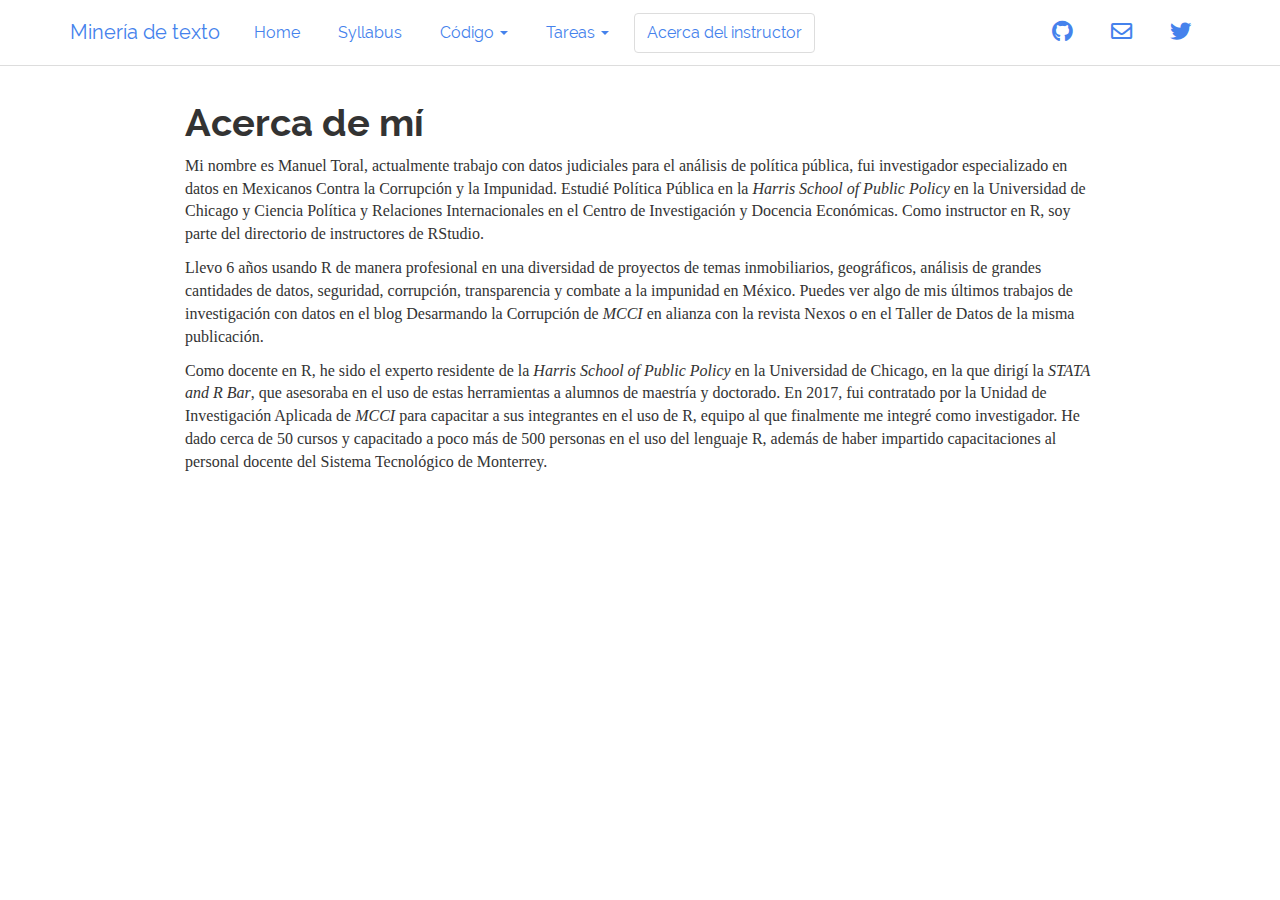
<file: about.html>
<!DOCTYPE html>

<html>

<head>

<meta charset="utf-8" />
<meta name="generator" content="pandoc" />
<meta http-equiv="X-UA-Compatible" content="IE=EDGE" />




<title>Acerca de mí</title>

<script src="site_libs/header-attrs-2.9/header-attrs.js"></script>
<script src="site_libs/jquery-1.11.3/jquery.min.js"></script>
<meta name="viewport" content="width=device-width, initial-scale=1" />
<link href="site_libs/bootstrap-3.3.5/css/readable.min.css" rel="stylesheet" />
<script src="site_libs/bootstrap-3.3.5/js/bootstrap.min.js"></script>
<script src="site_libs/bootstrap-3.3.5/shim/html5shiv.min.js"></script>
<script src="site_libs/bootstrap-3.3.5/shim/respond.min.js"></script>
<style>h1 {font-size: 34px;}
       h1.title {font-size: 38px;}
       h2 {font-size: 30px;}
       h3 {font-size: 24px;}
       h4 {font-size: 18px;}
       h5 {font-size: 16px;}
       h6 {font-size: 12px;}
       code {color: inherit; background-color: rgba(0, 0, 0, 0.04);}
       pre:not([class]) { background-color: white }</style>
<script src="site_libs/navigation-1.1/tabsets.js"></script>
<link href="site_libs/highlightjs-9.12.0/textmate.css" rel="stylesheet" />
<script src="site_libs/highlightjs-9.12.0/highlight.js"></script>
<link href="site_libs/font-awesome-5.1.0/css/all.css" rel="stylesheet" />
<link href="site_libs/font-awesome-5.1.0/css/v4-shims.css" rel="stylesheet" />

<style type="text/css">
  code{white-space: pre-wrap;}
  span.smallcaps{font-variant: small-caps;}
  span.underline{text-decoration: underline;}
  div.column{display: inline-block; vertical-align: top; width: 50%;}
  div.hanging-indent{margin-left: 1.5em; text-indent: -1.5em;}
  ul.task-list{list-style: none;}
      .display.math{display: block; text-align: center; margin: 0.5rem auto;}
  </style>

<style type="text/css">code{white-space: pre;}</style>
<script type="text/javascript">
if (window.hljs) {
  hljs.configure({languages: []});
  hljs.initHighlightingOnLoad();
  if (document.readyState && document.readyState === "complete") {
    window.setTimeout(function() { hljs.initHighlighting(); }, 0);
  }
}
</script>





<link rel="stylesheet" href="styles.css" type="text/css" />



<style type = "text/css">
.main-container {
  max-width: 940px;
  margin-left: auto;
  margin-right: auto;
}
img {
  max-width:100%;
}
.tabbed-pane {
  padding-top: 12px;
}
.html-widget {
  margin-bottom: 20px;
}
button.code-folding-btn:focus {
  outline: none;
}
summary {
  display: list-item;
}
pre code {
  padding: 0;
}
</style>


<style type="text/css">
.dropdown-submenu {
  position: relative;
}
.dropdown-submenu>.dropdown-menu {
  top: 0;
  left: 100%;
  margin-top: -6px;
  margin-left: -1px;
  border-radius: 0 6px 6px 6px;
}
.dropdown-submenu:hover>.dropdown-menu {
  display: block;
}
.dropdown-submenu>a:after {
  display: block;
  content: " ";
  float: right;
  width: 0;
  height: 0;
  border-color: transparent;
  border-style: solid;
  border-width: 5px 0 5px 5px;
  border-left-color: #cccccc;
  margin-top: 5px;
  margin-right: -10px;
}
.dropdown-submenu:hover>a:after {
  border-left-color: #adb5bd;
}
.dropdown-submenu.pull-left {
  float: none;
}
.dropdown-submenu.pull-left>.dropdown-menu {
  left: -100%;
  margin-left: 10px;
  border-radius: 6px 0 6px 6px;
}
</style>

<script type="text/javascript">
// manage active state of menu based on current page
$(document).ready(function () {
  // active menu anchor
  href = window.location.pathname
  href = href.substr(href.lastIndexOf('/') + 1)
  if (href === "")
    href = "index.html";
  var menuAnchor = $('a[href="' + href + '"]');

  // mark it active
  menuAnchor.tab('show');

  // if it's got a parent navbar menu mark it active as well
  menuAnchor.closest('li.dropdown').addClass('active');

  // Navbar adjustments
  var navHeight = $(".navbar").first().height() + 15;
  var style = document.createElement('style');
  var pt = "padding-top: " + navHeight + "px; ";
  var mt = "margin-top: -" + navHeight + "px; ";
  var css = "";
  // offset scroll position for anchor links (for fixed navbar)
  for (var i = 1; i <= 6; i++) {
    css += ".section h" + i + "{ " + pt + mt + "}\n";
  }
  style.innerHTML = "body {" + pt + "padding-bottom: 40px; }\n" + css;
  document.head.appendChild(style);
});
</script>

<!-- tabsets -->

<style type="text/css">
.tabset-dropdown > .nav-tabs {
  display: inline-table;
  max-height: 500px;
  min-height: 44px;
  overflow-y: auto;
  border: 1px solid #ddd;
  border-radius: 4px;
}

.tabset-dropdown > .nav-tabs > li.active:before {
  content: "";
  font-family: 'Glyphicons Halflings';
  display: inline-block;
  padding: 10px;
  border-right: 1px solid #ddd;
}

.tabset-dropdown > .nav-tabs.nav-tabs-open > li.active:before {
  content: "&#xe258;";
  border: none;
}

.tabset-dropdown > .nav-tabs.nav-tabs-open:before {
  content: "";
  font-family: 'Glyphicons Halflings';
  display: inline-block;
  padding: 10px;
  border-right: 1px solid #ddd;
}

.tabset-dropdown > .nav-tabs > li.active {
  display: block;
}

.tabset-dropdown > .nav-tabs > li > a,
.tabset-dropdown > .nav-tabs > li > a:focus,
.tabset-dropdown > .nav-tabs > li > a:hover {
  border: none;
  display: inline-block;
  border-radius: 4px;
  background-color: transparent;
}

.tabset-dropdown > .nav-tabs.nav-tabs-open > li {
  display: block;
  float: none;
}

.tabset-dropdown > .nav-tabs > li {
  display: none;
}
</style>

<!-- code folding -->




</head>

<body>


<div class="container-fluid main-container">




<div class="navbar navbar-default  navbar-fixed-top" role="navigation">
  <div class="container">
    <div class="navbar-header">
      <button type="button" class="navbar-toggle collapsed" data-toggle="collapse" data-target="#navbar">
        <span class="icon-bar"></span>
        <span class="icon-bar"></span>
        <span class="icon-bar"></span>
      </button>
      <a class="navbar-brand" href="index.html">Minería de texto</a>
    </div>
    <div id="navbar" class="navbar-collapse collapse">
      <ul class="nav navbar-nav">
        <li>
  <a href="index.html">Home</a>
</li>
<li>
  <a href="syllabus.html">Syllabus</a>
</li>
<li class="dropdown">
  <a href="#" class="dropdown-toggle" data-toggle="dropdown" role="button" aria-expanded="false">
    Código
     
    <span class="caret"></span>
  </a>
  <ul class="dropdown-menu" role="menu">
    <li>
      <a href="s1.html">Sesión 1</a>
    </li>
  </ul>
</li>
<li class="dropdown">
  <a href="#" class="dropdown-toggle" data-toggle="dropdown" role="button" aria-expanded="false">
    Tareas
     
    <span class="caret"></span>
  </a>
  <ul class="dropdown-menu" role="menu">
    <li>
      <a href="t1.html">Tarea 1</a>
    </li>
  </ul>
</li>
<li>
  <a href="about.html">Acerca del instructor</a>
</li>
      </ul>
      <ul class="nav navbar-nav navbar-right">
        <li>
  <a href="https://github.com/jmtoral/">
    <span class="fa fa-github fa-lg"></span>
     
  </a>
</li>
<li>
  <a href="mailto:jmtoralcruz@gmail.com">
    <span class="fa fa-envelope-o fa-lg"></span>
     
  </a>
</li>
<li>
  <a href="https://twitter.com/jmtoralc">
    <span class="fa fa-twitter fa-lg"></span>
     
  </a>
</li>
      </ul>
    </div><!--/.nav-collapse -->
  </div><!--/.container -->
</div><!--/.navbar -->

<div id="header">



<h1 class="title toc-ignore">Acerca de mí</h1>

</div>


<p>Mi nombre es Manuel Toral, actualmente trabajo con datos judiciales para el análisis de política pública, fui investigador especializado en datos en Mexicanos Contra la Corrupción y la Impunidad. Estudié Política Pública en la <em>Harris School of Public Policy</em> en la Universidad de Chicago y Ciencia Política y Relaciones Internacionales en el Centro de Investigación y Docencia Económicas. Como instructor en R, soy parte del directorio de instructores de RStudio.</p>
<p>Llevo 6 años usando R de manera profesional en una diversidad de proyectos de temas inmobiliarios, geográficos, análisis de grandes cantidades de datos, seguridad, corrupción, transparencia y combate a la impunidad en México. Puedes ver algo de mis últimos trabajos de investigación con datos en el blog Desarmando la Corrupción de <em>MCCI</em> en alianza con la revista Nexos o en el Taller de Datos de la misma publicación.</p>
<p>Como docente en R, he sido el experto residente de la <em>Harris School of Public Policy</em> en la Universidad de Chicago, en la que dirigí la <em>STATA and R Bar</em>, que asesoraba en el uso de estas herramientas a alumnos de maestría y doctorado. En 2017, fui contratado por la Unidad de Investigación Aplicada de <em>MCCI</em> para capacitar a sus integrantes en el uso de R, equipo al que finalmente me integré como investigador. He dado cerca de 50 cursos y capacitado a poco más de 500 personas en el uso del lenguaje R, además de haber impartido capacitaciones al personal docente del Sistema Tecnológico de Monterrey.</p>




</div>

<script>

// add bootstrap table styles to pandoc tables
function bootstrapStylePandocTables() {
  $('tr.odd').parent('tbody').parent('table').addClass('table table-condensed');
}
$(document).ready(function () {
  bootstrapStylePandocTables();
});


</script>

<!-- tabsets -->

<script>
$(document).ready(function () {
  window.buildTabsets("TOC");
});

$(document).ready(function () {
  $('.tabset-dropdown > .nav-tabs > li').click(function () {
    $(this).parent().toggleClass('nav-tabs-open');
  });
});
</script>

<!-- code folding -->



</body>
</html>
</file>
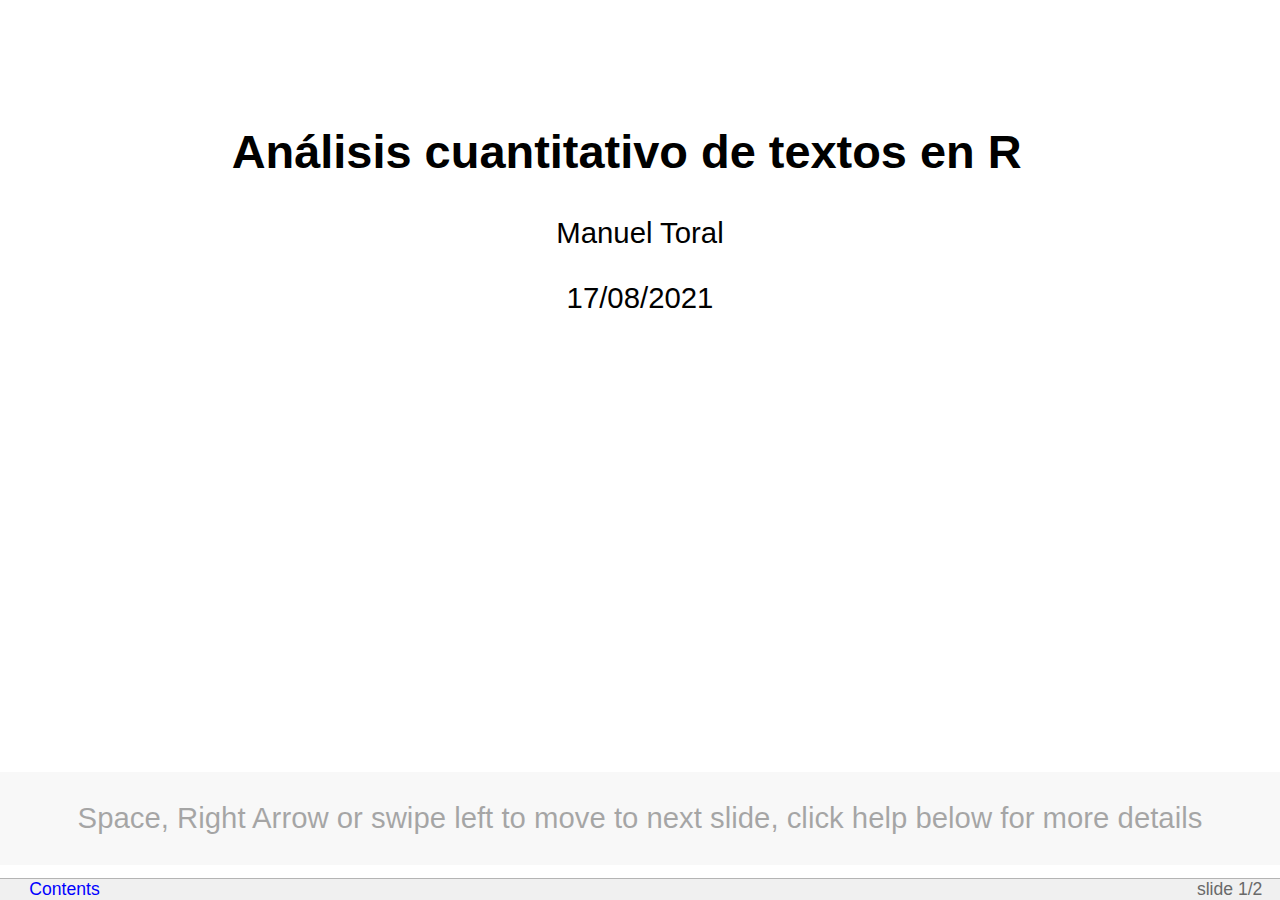
<file: p1.html>
<?xml version="1.0" encoding="utf-8"?>
<!DOCTYPE html PUBLIC "-//W3C//DTD XHTML 1.0 Strict//EN"
 "http://www.w3.org/TR/xhtml1/DTD/xhtml1-strict.dtd">
<html xmlns="http://www.w3.org/1999/xhtml">
<head>
  <meta http-equiv="Content-Type" content="text/html; charset=utf-8" />
  <meta http-equiv="Content-Style-Type" content="text/css" />
  <meta name="generator" content="pandoc" />
  <meta name="author" content="Manuel Toral" />
  <title>Análisis cuantitativo de textos en R</title>
  <style type="text/css">
    code{white-space: pre-wrap;}
    span.smallcaps{font-variant: small-caps;}
    span.underline{text-decoration: underline;}
    div.column{display: inline-block; vertical-align: top; width: 50%;}
    div.hanging-indent{margin-left: 1.5em; text-indent: -1.5em;}
    ul.task-list{list-style: none;}
              </style>
  <script src="site_libs/header-attrs-2.9/header-attrs.js"></script>
  <link href="site_libs/slidy-2/styles/slidy.css" rel="stylesheet" />
  <script src="site_libs/slidy-2/scripts/slidy.js"></script>
  <script src="site_libs/slidy_shiny-1/slidy_shiny.js"></script>
</head>
<body>
<div class="slide titlepage">
  <h1 class="title">Análisis cuantitativo de textos en R</h1>
  <p class="author">
Manuel Toral
  </p>
  <p class="date">17/08/2021</p>
</div>
<div id="hola-mundo" class="title-slide slide section level2">
<h1>¡Hola mundo!</h1>

</div>

  <!-- dynamically load mathjax for compatibility with self-contained -->
  <script>
    (function () {
      var script = document.createElement("script");
      script.type = "text/javascript";
      script.src  = "https://mathjax.rstudio.com/latest/MathJax.js?config=TeX-AMS-MML_HTMLorMML";
      document.getElementsByTagName("head")[0].appendChild(script);
    })();
  </script>

</body>
</html>
</file>
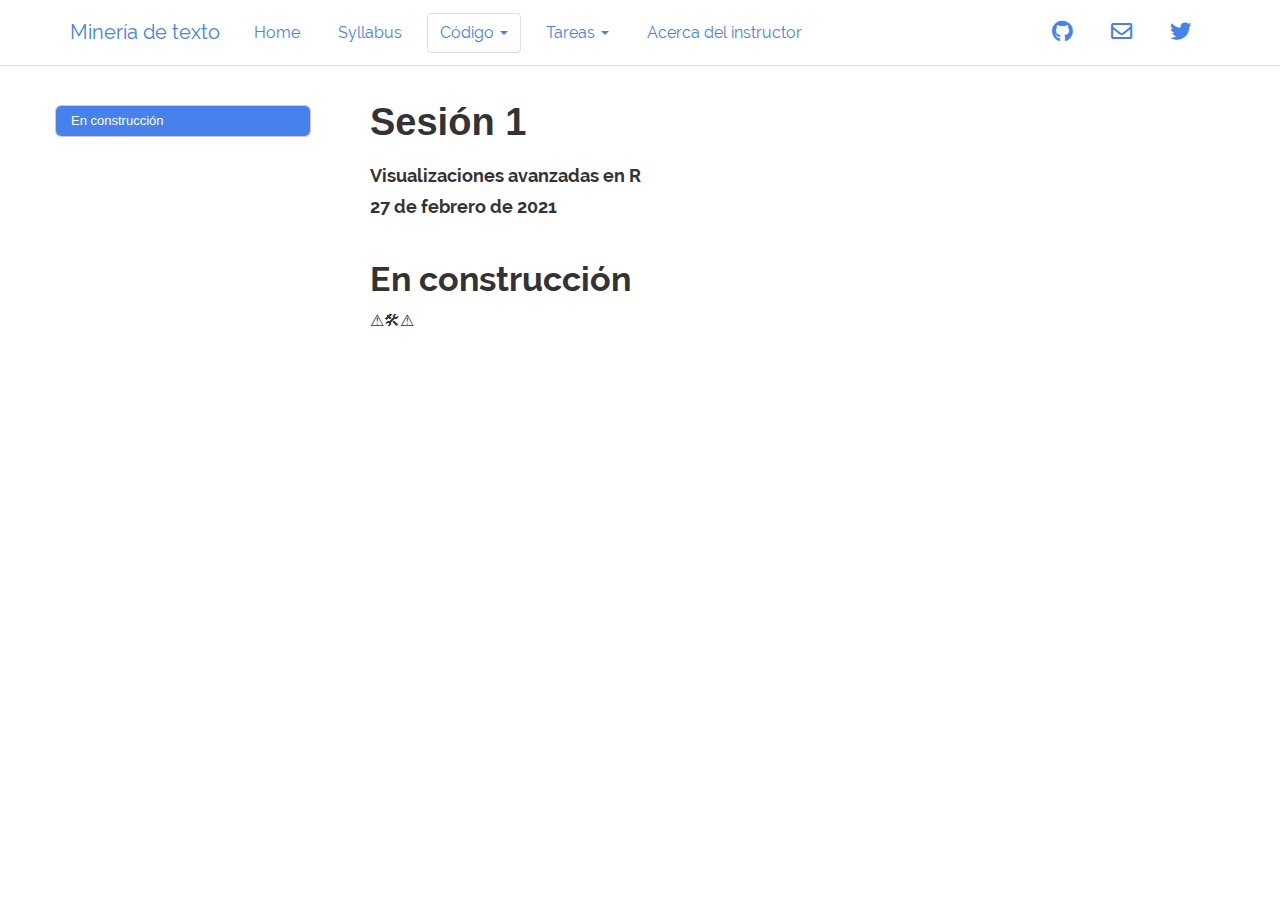
<file: s1.html>
<!DOCTYPE html>

<html>

<head>

<meta charset="utf-8" />
<meta name="generator" content="pandoc" />
<meta http-equiv="X-UA-Compatible" content="IE=EDGE" />




<title>Sesión 1</title>

<script src="site_libs/header-attrs-2.9/header-attrs.js"></script>
<script src="site_libs/jquery-1.11.3/jquery.min.js"></script>
<meta name="viewport" content="width=device-width, initial-scale=1" />
<link href="site_libs/bootstrap-3.3.5/css/readable.min.css" rel="stylesheet" />
<script src="site_libs/bootstrap-3.3.5/js/bootstrap.min.js"></script>
<script src="site_libs/bootstrap-3.3.5/shim/html5shiv.min.js"></script>
<script src="site_libs/bootstrap-3.3.5/shim/respond.min.js"></script>
<style>h1 {font-size: 34px;}
       h1.title {font-size: 38px;}
       h2 {font-size: 30px;}
       h3 {font-size: 24px;}
       h4 {font-size: 18px;}
       h5 {font-size: 16px;}
       h6 {font-size: 12px;}
       code {color: inherit; background-color: rgba(0, 0, 0, 0.04);}
       pre:not([class]) { background-color: white }</style>
<script src="site_libs/jqueryui-1.11.4/jquery-ui.min.js"></script>
<link href="site_libs/tocify-1.9.1/jquery.tocify.css" rel="stylesheet" />
<script src="site_libs/tocify-1.9.1/jquery.tocify.js"></script>
<script src="site_libs/navigation-1.1/tabsets.js"></script>
<link href="site_libs/highlightjs-9.12.0/textmate.css" rel="stylesheet" />
<script src="site_libs/highlightjs-9.12.0/highlight.js"></script>
<link href="site_libs/font-awesome-5.1.0/css/all.css" rel="stylesheet" />
<link href="site_libs/font-awesome-5.1.0/css/v4-shims.css" rel="stylesheet" />

<style type="text/css">
  code{white-space: pre-wrap;}
  span.smallcaps{font-variant: small-caps;}
  span.underline{text-decoration: underline;}
  div.column{display: inline-block; vertical-align: top; width: 50%;}
  div.hanging-indent{margin-left: 1.5em; text-indent: -1.5em;}
  ul.task-list{list-style: none;}
      .display.math{display: block; text-align: center; margin: 0.5rem auto;}
  </style>

<style type="text/css">code{white-space: pre;}</style>
<script type="text/javascript">
if (window.hljs) {
  hljs.configure({languages: []});
  hljs.initHighlightingOnLoad();
  if (document.readyState && document.readyState === "complete") {
    window.setTimeout(function() { hljs.initHighlighting(); }, 0);
  }
}
</script>





<link rel="stylesheet" href="styles.css" type="text/css" />



<style type = "text/css">
.main-container {
  max-width: 940px;
  margin-left: auto;
  margin-right: auto;
}
img {
  max-width:100%;
}
.tabbed-pane {
  padding-top: 12px;
}
.html-widget {
  margin-bottom: 20px;
}
button.code-folding-btn:focus {
  outline: none;
}
summary {
  display: list-item;
}
pre code {
  padding: 0;
}
</style>


<style type="text/css">
.dropdown-submenu {
  position: relative;
}
.dropdown-submenu>.dropdown-menu {
  top: 0;
  left: 100%;
  margin-top: -6px;
  margin-left: -1px;
  border-radius: 0 6px 6px 6px;
}
.dropdown-submenu:hover>.dropdown-menu {
  display: block;
}
.dropdown-submenu>a:after {
  display: block;
  content: " ";
  float: right;
  width: 0;
  height: 0;
  border-color: transparent;
  border-style: solid;
  border-width: 5px 0 5px 5px;
  border-left-color: #cccccc;
  margin-top: 5px;
  margin-right: -10px;
}
.dropdown-submenu:hover>a:after {
  border-left-color: #adb5bd;
}
.dropdown-submenu.pull-left {
  float: none;
}
.dropdown-submenu.pull-left>.dropdown-menu {
  left: -100%;
  margin-left: 10px;
  border-radius: 6px 0 6px 6px;
}
</style>

<script type="text/javascript">
// manage active state of menu based on current page
$(document).ready(function () {
  // active menu anchor
  href = window.location.pathname
  href = href.substr(href.lastIndexOf('/') + 1)
  if (href === "")
    href = "index.html";
  var menuAnchor = $('a[href="' + href + '"]');

  // mark it active
  menuAnchor.tab('show');

  // if it's got a parent navbar menu mark it active as well
  menuAnchor.closest('li.dropdown').addClass('active');

  // Navbar adjustments
  var navHeight = $(".navbar").first().height() + 15;
  var style = document.createElement('style');
  var pt = "padding-top: " + navHeight + "px; ";
  var mt = "margin-top: -" + navHeight + "px; ";
  var css = "";
  // offset scroll position for anchor links (for fixed navbar)
  for (var i = 1; i <= 6; i++) {
    css += ".section h" + i + "{ " + pt + mt + "}\n";
  }
  style.innerHTML = "body {" + pt + "padding-bottom: 40px; }\n" + css;
  document.head.appendChild(style);
});
</script>

<!-- tabsets -->

<style type="text/css">
.tabset-dropdown > .nav-tabs {
  display: inline-table;
  max-height: 500px;
  min-height: 44px;
  overflow-y: auto;
  border: 1px solid #ddd;
  border-radius: 4px;
}

.tabset-dropdown > .nav-tabs > li.active:before {
  content: "";
  font-family: 'Glyphicons Halflings';
  display: inline-block;
  padding: 10px;
  border-right: 1px solid #ddd;
}

.tabset-dropdown > .nav-tabs.nav-tabs-open > li.active:before {
  content: "&#xe258;";
  border: none;
}

.tabset-dropdown > .nav-tabs.nav-tabs-open:before {
  content: "";
  font-family: 'Glyphicons Halflings';
  display: inline-block;
  padding: 10px;
  border-right: 1px solid #ddd;
}

.tabset-dropdown > .nav-tabs > li.active {
  display: block;
}

.tabset-dropdown > .nav-tabs > li > a,
.tabset-dropdown > .nav-tabs > li > a:focus,
.tabset-dropdown > .nav-tabs > li > a:hover {
  border: none;
  display: inline-block;
  border-radius: 4px;
  background-color: transparent;
}

.tabset-dropdown > .nav-tabs.nav-tabs-open > li {
  display: block;
  float: none;
}

.tabset-dropdown > .nav-tabs > li {
  display: none;
}
</style>

<!-- code folding -->



<style type="text/css">

#TOC {
  margin: 25px 0px 20px 0px;
}
@media (max-width: 768px) {
#TOC {
  position: relative;
  width: 100%;
}
}

@media print {
.toc-content {
  /* see https://github.com/w3c/csswg-drafts/issues/4434 */
  float: right;
}
}

.toc-content {
  padding-left: 30px;
  padding-right: 40px;
}

div.main-container {
  max-width: 1200px;
}

div.tocify {
  width: 20%;
  max-width: 260px;
  max-height: 85%;
}

@media (min-width: 768px) and (max-width: 991px) {
  div.tocify {
    width: 25%;
  }
}

@media (max-width: 767px) {
  div.tocify {
    width: 100%;
    max-width: none;
  }
}

.tocify ul, .tocify li {
  line-height: 20px;
}

.tocify-subheader .tocify-item {
  font-size: 0.90em;
}

.tocify .list-group-item {
  border-radius: 0px;
}


</style>



</head>

<body>


<div class="container-fluid main-container">


<!-- setup 3col/9col grid for toc_float and main content  -->
<div class="row">
<div class="col-xs-12 col-sm-4 col-md-3">
<div id="TOC" class="tocify">
</div>
</div>

<div class="toc-content col-xs-12 col-sm-8 col-md-9">




<div class="navbar navbar-default  navbar-fixed-top" role="navigation">
  <div class="container">
    <div class="navbar-header">
      <button type="button" class="navbar-toggle collapsed" data-toggle="collapse" data-target="#navbar">
        <span class="icon-bar"></span>
        <span class="icon-bar"></span>
        <span class="icon-bar"></span>
      </button>
      <a class="navbar-brand" href="index.html">Minería de texto</a>
    </div>
    <div id="navbar" class="navbar-collapse collapse">
      <ul class="nav navbar-nav">
        <li>
  <a href="index.html">Home</a>
</li>
<li>
  <a href="syllabus.html">Syllabus</a>
</li>
<li class="dropdown">
  <a href="#" class="dropdown-toggle" data-toggle="dropdown" role="button" aria-expanded="false">
    Código
     
    <span class="caret"></span>
  </a>
  <ul class="dropdown-menu" role="menu">
    <li>
      <a href="s1.html">Sesión 1</a>
    </li>
  </ul>
</li>
<li class="dropdown">
  <a href="#" class="dropdown-toggle" data-toggle="dropdown" role="button" aria-expanded="false">
    Tareas
     
    <span class="caret"></span>
  </a>
  <ul class="dropdown-menu" role="menu">
    <li>
      <a href="t1.html">Tarea 1</a>
    </li>
  </ul>
</li>
<li>
  <a href="about.html">Acerca del instructor</a>
</li>
      </ul>
      <ul class="nav navbar-nav navbar-right">
        <li>
  <a href="https://github.com/jmtoral/">
    <span class="fa fa-github fa-lg"></span>
     
  </a>
</li>
<li>
  <a href="mailto:jmtoralcruz@gmail.com">
    <span class="fa fa-envelope-o fa-lg"></span>
     
  </a>
</li>
<li>
  <a href="https://twitter.com/jmtoralc">
    <span class="fa fa-twitter fa-lg"></span>
     
  </a>
</li>
      </ul>
    </div><!--/.nav-collapse -->
  </div><!--/.container -->
</div><!--/.navbar -->

<div id="header">



<h1 class="title toc-ignore">Sesión 1</h1>
<h3 class="subtitle"><h4 style="font-style:normal">
Visualizaciones avanzadas en R
</h4></h3>
<h4 class="date"><h4 style="font-style:normal">
27 de febrero de 2021
</h4></h4>

</div>


<style>
p.comment {
background-color: #DBDBDB;
padding: 10px;
border: 1px solid black;
margin-left: 25px;
border-radius: 5px;
font-style: italic;
}

.figure {
   margin-top: 20px;
   margin-bottom: 20px;
}

h1.title {
  font-weight: bold;
  font-family: Arial;  
}

h2.title {
  font-family: Arial;  
}

</style>
<style type="text/css">
#TOC {
  font-size: 13px;
  font-family: Arial;
}
</style>
<p><br />
</p>
<div id="en-construcción" class="section level1">
<h1>En construcción</h1>
<p>⚠🛠⚠</p>
</div>



</div>
</div>

</div>

<script>

// add bootstrap table styles to pandoc tables
function bootstrapStylePandocTables() {
  $('tr.odd').parent('tbody').parent('table').addClass('table table-condensed');
}
$(document).ready(function () {
  bootstrapStylePandocTables();
});


</script>

<!-- tabsets -->

<script>
$(document).ready(function () {
  window.buildTabsets("TOC");
});

$(document).ready(function () {
  $('.tabset-dropdown > .nav-tabs > li').click(function () {
    $(this).parent().toggleClass('nav-tabs-open');
  });
});
</script>

<!-- code folding -->

<script>
$(document).ready(function ()  {

    // temporarily add toc-ignore selector to headers for the consistency with Pandoc
    $('.unlisted.unnumbered').addClass('toc-ignore')

    // move toc-ignore selectors from section div to header
    $('div.section.toc-ignore')
        .removeClass('toc-ignore')
        .children('h1,h2,h3,h4,h5').addClass('toc-ignore');

    // establish options
    var options = {
      selectors: "h1,h2,h3",
      theme: "bootstrap3",
      context: '.toc-content',
      hashGenerator: function (text) {
        return text.replace(/[.\\/?&!#<>]/g, '').replace(/\s/g, '_');
      },
      ignoreSelector: ".toc-ignore",
      scrollTo: 0
    };
    options.showAndHide = true;
    options.smoothScroll = true;

    // tocify
    var toc = $("#TOC").tocify(options).data("toc-tocify");
});
</script>


</body>
</html>
</file>
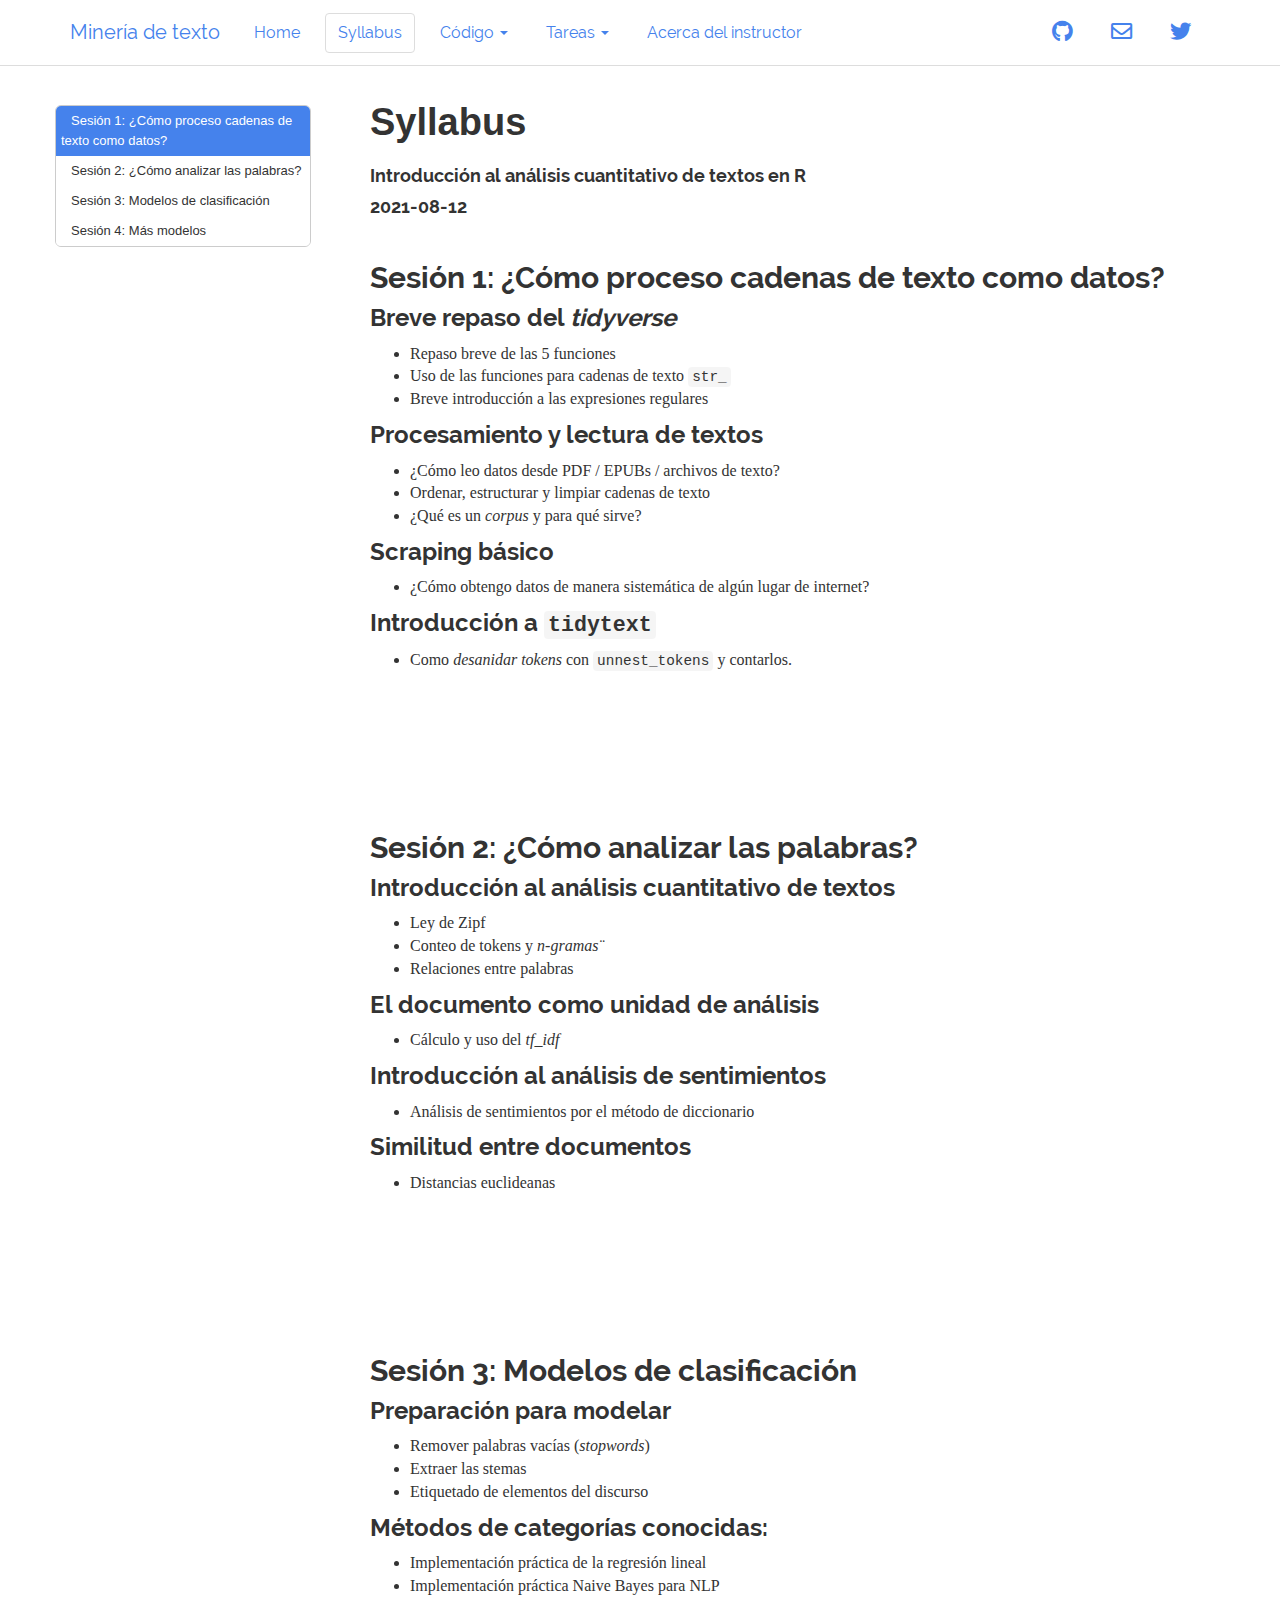
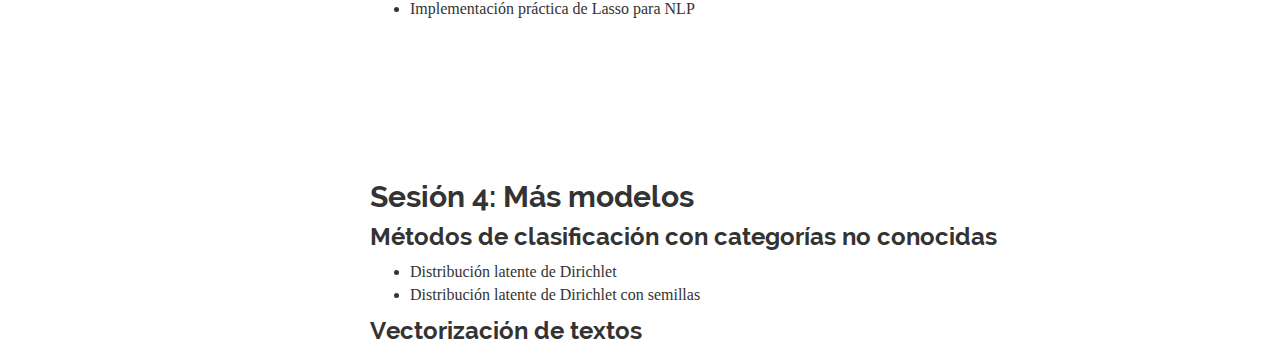
<file: syllabus.html>
<!DOCTYPE html>

<html>

<head>

<meta charset="utf-8" />
<meta name="generator" content="pandoc" />
<meta http-equiv="X-UA-Compatible" content="IE=EDGE" />




<title>Syllabus</title>

<script src="site_libs/header-attrs-2.9/header-attrs.js"></script>
<script src="site_libs/jquery-1.11.3/jquery.min.js"></script>
<meta name="viewport" content="width=device-width, initial-scale=1" />
<link href="site_libs/bootstrap-3.3.5/css/readable.min.css" rel="stylesheet" />
<script src="site_libs/bootstrap-3.3.5/js/bootstrap.min.js"></script>
<script src="site_libs/bootstrap-3.3.5/shim/html5shiv.min.js"></script>
<script src="site_libs/bootstrap-3.3.5/shim/respond.min.js"></script>
<style>h1 {font-size: 34px;}
       h1.title {font-size: 38px;}
       h2 {font-size: 30px;}
       h3 {font-size: 24px;}
       h4 {font-size: 18px;}
       h5 {font-size: 16px;}
       h6 {font-size: 12px;}
       code {color: inherit; background-color: rgba(0, 0, 0, 0.04);}
       pre:not([class]) { background-color: white }</style>
<script src="site_libs/jqueryui-1.11.4/jquery-ui.min.js"></script>
<link href="site_libs/tocify-1.9.1/jquery.tocify.css" rel="stylesheet" />
<script src="site_libs/tocify-1.9.1/jquery.tocify.js"></script>
<script src="site_libs/navigation-1.1/tabsets.js"></script>
<link href="site_libs/highlightjs-9.12.0/textmate.css" rel="stylesheet" />
<script src="site_libs/highlightjs-9.12.0/highlight.js"></script>
<link href="site_libs/font-awesome-5.1.0/css/all.css" rel="stylesheet" />
<link href="site_libs/font-awesome-5.1.0/css/v4-shims.css" rel="stylesheet" />

<style type="text/css">
  code{white-space: pre-wrap;}
  span.smallcaps{font-variant: small-caps;}
  span.underline{text-decoration: underline;}
  div.column{display: inline-block; vertical-align: top; width: 50%;}
  div.hanging-indent{margin-left: 1.5em; text-indent: -1.5em;}
  ul.task-list{list-style: none;}
      .display.math{display: block; text-align: center; margin: 0.5rem auto;}
  </style>

<style type="text/css">code{white-space: pre;}</style>
<script type="text/javascript">
if (window.hljs) {
  hljs.configure({languages: []});
  hljs.initHighlightingOnLoad();
  if (document.readyState && document.readyState === "complete") {
    window.setTimeout(function() { hljs.initHighlighting(); }, 0);
  }
}
</script>





<link rel="stylesheet" href="styles.css" type="text/css" />



<style type = "text/css">
.main-container {
  max-width: 940px;
  margin-left: auto;
  margin-right: auto;
}
img {
  max-width:100%;
}
.tabbed-pane {
  padding-top: 12px;
}
.html-widget {
  margin-bottom: 20px;
}
button.code-folding-btn:focus {
  outline: none;
}
summary {
  display: list-item;
}
pre code {
  padding: 0;
}
</style>


<style type="text/css">
.dropdown-submenu {
  position: relative;
}
.dropdown-submenu>.dropdown-menu {
  top: 0;
  left: 100%;
  margin-top: -6px;
  margin-left: -1px;
  border-radius: 0 6px 6px 6px;
}
.dropdown-submenu:hover>.dropdown-menu {
  display: block;
}
.dropdown-submenu>a:after {
  display: block;
  content: " ";
  float: right;
  width: 0;
  height: 0;
  border-color: transparent;
  border-style: solid;
  border-width: 5px 0 5px 5px;
  border-left-color: #cccccc;
  margin-top: 5px;
  margin-right: -10px;
}
.dropdown-submenu:hover>a:after {
  border-left-color: #adb5bd;
}
.dropdown-submenu.pull-left {
  float: none;
}
.dropdown-submenu.pull-left>.dropdown-menu {
  left: -100%;
  margin-left: 10px;
  border-radius: 6px 0 6px 6px;
}
</style>

<script type="text/javascript">
// manage active state of menu based on current page
$(document).ready(function () {
  // active menu anchor
  href = window.location.pathname
  href = href.substr(href.lastIndexOf('/') + 1)
  if (href === "")
    href = "index.html";
  var menuAnchor = $('a[href="' + href + '"]');

  // mark it active
  menuAnchor.tab('show');

  // if it's got a parent navbar menu mark it active as well
  menuAnchor.closest('li.dropdown').addClass('active');

  // Navbar adjustments
  var navHeight = $(".navbar").first().height() + 15;
  var style = document.createElement('style');
  var pt = "padding-top: " + navHeight + "px; ";
  var mt = "margin-top: -" + navHeight + "px; ";
  var css = "";
  // offset scroll position for anchor links (for fixed navbar)
  for (var i = 1; i <= 6; i++) {
    css += ".section h" + i + "{ " + pt + mt + "}\n";
  }
  style.innerHTML = "body {" + pt + "padding-bottom: 40px; }\n" + css;
  document.head.appendChild(style);
});
</script>

<!-- tabsets -->

<style type="text/css">
.tabset-dropdown > .nav-tabs {
  display: inline-table;
  max-height: 500px;
  min-height: 44px;
  overflow-y: auto;
  border: 1px solid #ddd;
  border-radius: 4px;
}

.tabset-dropdown > .nav-tabs > li.active:before {
  content: "";
  font-family: 'Glyphicons Halflings';
  display: inline-block;
  padding: 10px;
  border-right: 1px solid #ddd;
}

.tabset-dropdown > .nav-tabs.nav-tabs-open > li.active:before {
  content: "&#xe258;";
  border: none;
}

.tabset-dropdown > .nav-tabs.nav-tabs-open:before {
  content: "";
  font-family: 'Glyphicons Halflings';
  display: inline-block;
  padding: 10px;
  border-right: 1px solid #ddd;
}

.tabset-dropdown > .nav-tabs > li.active {
  display: block;
}

.tabset-dropdown > .nav-tabs > li > a,
.tabset-dropdown > .nav-tabs > li > a:focus,
.tabset-dropdown > .nav-tabs > li > a:hover {
  border: none;
  display: inline-block;
  border-radius: 4px;
  background-color: transparent;
}

.tabset-dropdown > .nav-tabs.nav-tabs-open > li {
  display: block;
  float: none;
}

.tabset-dropdown > .nav-tabs > li {
  display: none;
}
</style>

<!-- code folding -->



<style type="text/css">

#TOC {
  margin: 25px 0px 20px 0px;
}
@media (max-width: 768px) {
#TOC {
  position: relative;
  width: 100%;
}
}

@media print {
.toc-content {
  /* see https://github.com/w3c/csswg-drafts/issues/4434 */
  float: right;
}
}

.toc-content {
  padding-left: 30px;
  padding-right: 40px;
}

div.main-container {
  max-width: 1200px;
}

div.tocify {
  width: 20%;
  max-width: 260px;
  max-height: 85%;
}

@media (min-width: 768px) and (max-width: 991px) {
  div.tocify {
    width: 25%;
  }
}

@media (max-width: 767px) {
  div.tocify {
    width: 100%;
    max-width: none;
  }
}

.tocify ul, .tocify li {
  line-height: 20px;
}

.tocify-subheader .tocify-item {
  font-size: 0.90em;
}

.tocify .list-group-item {
  border-radius: 0px;
}


</style>



</head>

<body>


<div class="container-fluid main-container">


<!-- setup 3col/9col grid for toc_float and main content  -->
<div class="row">
<div class="col-xs-12 col-sm-4 col-md-3">
<div id="TOC" class="tocify">
</div>
</div>

<div class="toc-content col-xs-12 col-sm-8 col-md-9">




<div class="navbar navbar-default  navbar-fixed-top" role="navigation">
  <div class="container">
    <div class="navbar-header">
      <button type="button" class="navbar-toggle collapsed" data-toggle="collapse" data-target="#navbar">
        <span class="icon-bar"></span>
        <span class="icon-bar"></span>
        <span class="icon-bar"></span>
      </button>
      <a class="navbar-brand" href="index.html">Minería de texto</a>
    </div>
    <div id="navbar" class="navbar-collapse collapse">
      <ul class="nav navbar-nav">
        <li>
  <a href="index.html">Home</a>
</li>
<li>
  <a href="syllabus.html">Syllabus</a>
</li>
<li class="dropdown">
  <a href="#" class="dropdown-toggle" data-toggle="dropdown" role="button" aria-expanded="false">
    Código
     
    <span class="caret"></span>
  </a>
  <ul class="dropdown-menu" role="menu">
    <li>
      <a href="s1.html">Sesión 1</a>
    </li>
  </ul>
</li>
<li class="dropdown">
  <a href="#" class="dropdown-toggle" data-toggle="dropdown" role="button" aria-expanded="false">
    Tareas
     
    <span class="caret"></span>
  </a>
  <ul class="dropdown-menu" role="menu">
    <li>
      <a href="t1.html">Tarea 1</a>
    </li>
  </ul>
</li>
<li>
  <a href="about.html">Acerca del instructor</a>
</li>
      </ul>
      <ul class="nav navbar-nav navbar-right">
        <li>
  <a href="https://github.com/jmtoral/">
    <span class="fa fa-github fa-lg"></span>
     
  </a>
</li>
<li>
  <a href="mailto:jmtoralcruz@gmail.com">
    <span class="fa fa-envelope-o fa-lg"></span>
     
  </a>
</li>
<li>
  <a href="https://twitter.com/jmtoralc">
    <span class="fa fa-twitter fa-lg"></span>
     
  </a>
</li>
      </ul>
    </div><!--/.nav-collapse -->
  </div><!--/.container -->
</div><!--/.navbar -->

<div id="header">



<h1 class="title toc-ignore">Syllabus</h1>
<h3 class="subtitle"><h4 style="font-style:normal">
Introducción al análisis cuantitativo de textos en R
</h4></h3>
<h4 class="date"><h4 style="font-style:normal">
2021-08-12
</h4></h4>

</div>


<style>
p.comment {
background-color: #DBDBDB;
padding: 10px;
border: 1px solid black;
margin-left: 25px;
border-radius: 5px;
font-style: italic;
}

.figure {
   margin-top: 20px;
   margin-bottom: 20px;
}

h1.title {
  font-weight: bold;
  font-family: Arial;  
}

h2.title {
  font-family: Arial;  
}

</style>
<style type="text/css">
#TOC {
  font-size: 13px;
  font-family: Arial;
}
</style>
<p><br />
</p>
<div id="sesión-1-cómo-proceso-cadenas-de-texto-como-datos" class="section level2">
<h2>Sesión 1: ¿Cómo proceso cadenas de texto como datos?</h2>
<div id="breve-repaso-del-tidyverse" class="section level3">
<h3>Breve repaso del <em>tidyverse</em></h3>
<ul>
<li>Repaso breve de las 5 funciones</li>
<li>Uso de las funciones para cadenas de texto <code>str_</code></li>
<li>Breve introducción a las expresiones regulares</li>
</ul>
</div>
<div id="procesamiento-y-lectura-de-textos" class="section level3">
<h3>Procesamiento y lectura de textos</h3>
<ul>
<li>¿Cómo leo datos desde PDF / EPUBs / archivos de texto?</li>
<li>Ordenar, estructurar y limpiar cadenas de texto</li>
<li>¿Qué es un <em>corpus</em> y para qué sirve?</li>
</ul>
</div>
<div id="scraping-básico" class="section level3">
<h3>Scraping básico</h3>
<ul>
<li>¿Cómo obtengo datos de manera sistemática de algún lugar de internet?</li>
</ul>
</div>
<div id="introducción-a-tidytext" class="section level3">
<h3>Introducción a <code>tidytext</code></h3>
<ul>
<li>Como <em>desanidar tokens</em> con <code>unnest_tokens</code> y contarlos.</li>
</ul>
<p><br/><br/> <br/><br/> <br/><br/></p>
</div>
</div>
<div id="sesión-2-cómo-analizar-las-palabras" class="section level2">
<h2>Sesión 2: ¿Cómo analizar las palabras?</h2>
<div id="introducción-al-análisis-cuantitativo-de-textos" class="section level3">
<h3>Introducción al análisis cuantitativo de textos</h3>
<ul>
<li>Ley de Zipf</li>
<li>Conteo de tokens y <em>n-gramas¨</em></li>
<li>Relaciones entre palabras</li>
</ul>
</div>
<div id="el-documento-como-unidad-de-análisis" class="section level3">
<h3>El documento como unidad de análisis</h3>
<ul>
<li>Cálculo y uso del <em>tf_idf</em></li>
</ul>
</div>
<div id="introducción-al-análisis-de-sentimientos" class="section level3">
<h3>Introducción al análisis de sentimientos</h3>
<ul>
<li>Análisis de sentimientos por el método de diccionario</li>
</ul>
</div>
<div id="similitud-entre-documentos" class="section level3">
<h3>Similitud entre documentos</h3>
<ul>
<li>Distancias euclideanas</li>
</ul>
<p><br/><br/> <br/><br/> <br/><br/></p>
</div>
</div>
<div id="sesión-3-modelos-de-clasificación" class="section level2">
<h2>Sesión 3: Modelos de clasificación</h2>
<div id="preparación-para-modelar" class="section level3">
<h3>Preparación para modelar</h3>
<ul>
<li>Remover palabras vacías (<em>stopwords</em>)</li>
<li>Extraer las stemas</li>
<li>Etiquetado de elementos del discurso</li>
</ul>
</div>
<div id="métodos-de-categorías-conocidas" class="section level3">
<h3>Métodos de categorías conocidas:</h3>
<ul>
<li>Implementación práctica de la regresión lineal</li>
<li>Implementación práctica Naive Bayes para NLP</li>
<li>Implementación práctica de Lasso para NLP</li>
</ul>
<p><br/><br/> <br/><br/> <br/><br/></p>
</div>
</div>
<div id="sesión-4-más-modelos" class="section level2">
<h2>Sesión 4: Más modelos</h2>
<div id="métodos-de-clasificación-con-categorías-no-conocidas" class="section level3">
<h3>Métodos de clasificación con categorías no conocidas</h3>
<ul>
<li>Distribución latente de Dirichlet</li>
<li>Distribución latente de Dirichlet con semillas</li>
</ul>
</div>
<div id="vectorización-de-textos" class="section level3">
<h3>Vectorización de textos</h3>
</div>
</div>



</div>
</div>

</div>

<script>

// add bootstrap table styles to pandoc tables
function bootstrapStylePandocTables() {
  $('tr.odd').parent('tbody').parent('table').addClass('table table-condensed');
}
$(document).ready(function () {
  bootstrapStylePandocTables();
});


</script>

<!-- tabsets -->

<script>
$(document).ready(function () {
  window.buildTabsets("TOC");
});

$(document).ready(function () {
  $('.tabset-dropdown > .nav-tabs > li').click(function () {
    $(this).parent().toggleClass('nav-tabs-open');
  });
});
</script>

<!-- code folding -->

<script>
$(document).ready(function ()  {

    // temporarily add toc-ignore selector to headers for the consistency with Pandoc
    $('.unlisted.unnumbered').addClass('toc-ignore')

    // move toc-ignore selectors from section div to header
    $('div.section.toc-ignore')
        .removeClass('toc-ignore')
        .children('h1,h2,h3,h4,h5').addClass('toc-ignore');

    // establish options
    var options = {
      selectors: "h1,h2,h3",
      theme: "bootstrap3",
      context: '.toc-content',
      hashGenerator: function (text) {
        return text.replace(/[.\\/?&!#<>]/g, '').replace(/\s/g, '_');
      },
      ignoreSelector: ".toc-ignore",
      scrollTo: 0
    };
    options.showAndHide = true;
    options.smoothScroll = true;

    // tocify
    var toc = $("#TOC").tocify(options).data("toc-tocify");
});
</script>


</body>
</html>
</file>
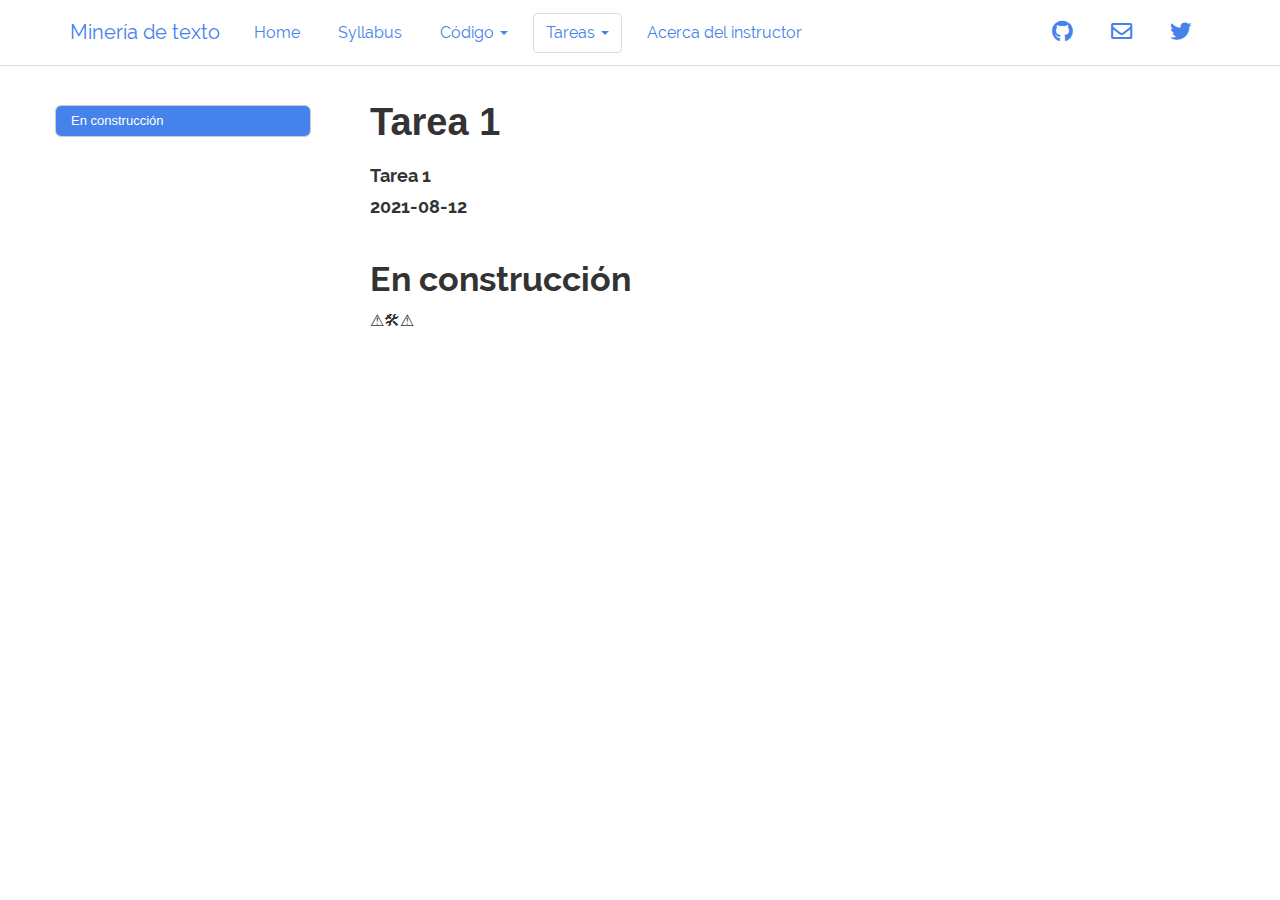
<file: t1.html>
<!DOCTYPE html>

<html>

<head>

<meta charset="utf-8" />
<meta name="generator" content="pandoc" />
<meta http-equiv="X-UA-Compatible" content="IE=EDGE" />




<title>Tarea 1</title>

<script src="site_libs/header-attrs-2.9/header-attrs.js"></script>
<script src="site_libs/jquery-1.11.3/jquery.min.js"></script>
<meta name="viewport" content="width=device-width, initial-scale=1" />
<link href="site_libs/bootstrap-3.3.5/css/readable.min.css" rel="stylesheet" />
<script src="site_libs/bootstrap-3.3.5/js/bootstrap.min.js"></script>
<script src="site_libs/bootstrap-3.3.5/shim/html5shiv.min.js"></script>
<script src="site_libs/bootstrap-3.3.5/shim/respond.min.js"></script>
<style>h1 {font-size: 34px;}
       h1.title {font-size: 38px;}
       h2 {font-size: 30px;}
       h3 {font-size: 24px;}
       h4 {font-size: 18px;}
       h5 {font-size: 16px;}
       h6 {font-size: 12px;}
       code {color: inherit; background-color: rgba(0, 0, 0, 0.04);}
       pre:not([class]) { background-color: white }</style>
<script src="site_libs/jqueryui-1.11.4/jquery-ui.min.js"></script>
<link href="site_libs/tocify-1.9.1/jquery.tocify.css" rel="stylesheet" />
<script src="site_libs/tocify-1.9.1/jquery.tocify.js"></script>
<script src="site_libs/navigation-1.1/tabsets.js"></script>
<link href="site_libs/highlightjs-9.12.0/textmate.css" rel="stylesheet" />
<script src="site_libs/highlightjs-9.12.0/highlight.js"></script>
<link href="site_libs/font-awesome-5.1.0/css/all.css" rel="stylesheet" />
<link href="site_libs/font-awesome-5.1.0/css/v4-shims.css" rel="stylesheet" />

<style type="text/css">
  code{white-space: pre-wrap;}
  span.smallcaps{font-variant: small-caps;}
  span.underline{text-decoration: underline;}
  div.column{display: inline-block; vertical-align: top; width: 50%;}
  div.hanging-indent{margin-left: 1.5em; text-indent: -1.5em;}
  ul.task-list{list-style: none;}
      .display.math{display: block; text-align: center; margin: 0.5rem auto;}
  </style>

<style type="text/css">code{white-space: pre;}</style>
<script type="text/javascript">
if (window.hljs) {
  hljs.configure({languages: []});
  hljs.initHighlightingOnLoad();
  if (document.readyState && document.readyState === "complete") {
    window.setTimeout(function() { hljs.initHighlighting(); }, 0);
  }
}
</script>





<link rel="stylesheet" href="styles.css" type="text/css" />



<style type = "text/css">
.main-container {
  max-width: 940px;
  margin-left: auto;
  margin-right: auto;
}
img {
  max-width:100%;
}
.tabbed-pane {
  padding-top: 12px;
}
.html-widget {
  margin-bottom: 20px;
}
button.code-folding-btn:focus {
  outline: none;
}
summary {
  display: list-item;
}
pre code {
  padding: 0;
}
</style>


<style type="text/css">
.dropdown-submenu {
  position: relative;
}
.dropdown-submenu>.dropdown-menu {
  top: 0;
  left: 100%;
  margin-top: -6px;
  margin-left: -1px;
  border-radius: 0 6px 6px 6px;
}
.dropdown-submenu:hover>.dropdown-menu {
  display: block;
}
.dropdown-submenu>a:after {
  display: block;
  content: " ";
  float: right;
  width: 0;
  height: 0;
  border-color: transparent;
  border-style: solid;
  border-width: 5px 0 5px 5px;
  border-left-color: #cccccc;
  margin-top: 5px;
  margin-right: -10px;
}
.dropdown-submenu:hover>a:after {
  border-left-color: #adb5bd;
}
.dropdown-submenu.pull-left {
  float: none;
}
.dropdown-submenu.pull-left>.dropdown-menu {
  left: -100%;
  margin-left: 10px;
  border-radius: 6px 0 6px 6px;
}
</style>

<script type="text/javascript">
// manage active state of menu based on current page
$(document).ready(function () {
  // active menu anchor
  href = window.location.pathname
  href = href.substr(href.lastIndexOf('/') + 1)
  if (href === "")
    href = "index.html";
  var menuAnchor = $('a[href="' + href + '"]');

  // mark it active
  menuAnchor.tab('show');

  // if it's got a parent navbar menu mark it active as well
  menuAnchor.closest('li.dropdown').addClass('active');

  // Navbar adjustments
  var navHeight = $(".navbar").first().height() + 15;
  var style = document.createElement('style');
  var pt = "padding-top: " + navHeight + "px; ";
  var mt = "margin-top: -" + navHeight + "px; ";
  var css = "";
  // offset scroll position for anchor links (for fixed navbar)
  for (var i = 1; i <= 6; i++) {
    css += ".section h" + i + "{ " + pt + mt + "}\n";
  }
  style.innerHTML = "body {" + pt + "padding-bottom: 40px; }\n" + css;
  document.head.appendChild(style);
});
</script>

<!-- tabsets -->

<style type="text/css">
.tabset-dropdown > .nav-tabs {
  display: inline-table;
  max-height: 500px;
  min-height: 44px;
  overflow-y: auto;
  border: 1px solid #ddd;
  border-radius: 4px;
}

.tabset-dropdown > .nav-tabs > li.active:before {
  content: "";
  font-family: 'Glyphicons Halflings';
  display: inline-block;
  padding: 10px;
  border-right: 1px solid #ddd;
}

.tabset-dropdown > .nav-tabs.nav-tabs-open > li.active:before {
  content: "&#xe258;";
  border: none;
}

.tabset-dropdown > .nav-tabs.nav-tabs-open:before {
  content: "";
  font-family: 'Glyphicons Halflings';
  display: inline-block;
  padding: 10px;
  border-right: 1px solid #ddd;
}

.tabset-dropdown > .nav-tabs > li.active {
  display: block;
}

.tabset-dropdown > .nav-tabs > li > a,
.tabset-dropdown > .nav-tabs > li > a:focus,
.tabset-dropdown > .nav-tabs > li > a:hover {
  border: none;
  display: inline-block;
  border-radius: 4px;
  background-color: transparent;
}

.tabset-dropdown > .nav-tabs.nav-tabs-open > li {
  display: block;
  float: none;
}

.tabset-dropdown > .nav-tabs > li {
  display: none;
}
</style>

<!-- code folding -->



<style type="text/css">

#TOC {
  margin: 25px 0px 20px 0px;
}
@media (max-width: 768px) {
#TOC {
  position: relative;
  width: 100%;
}
}

@media print {
.toc-content {
  /* see https://github.com/w3c/csswg-drafts/issues/4434 */
  float: right;
}
}

.toc-content {
  padding-left: 30px;
  padding-right: 40px;
}

div.main-container {
  max-width: 1200px;
}

div.tocify {
  width: 20%;
  max-width: 260px;
  max-height: 85%;
}

@media (min-width: 768px) and (max-width: 991px) {
  div.tocify {
    width: 25%;
  }
}

@media (max-width: 767px) {
  div.tocify {
    width: 100%;
    max-width: none;
  }
}

.tocify ul, .tocify li {
  line-height: 20px;
}

.tocify-subheader .tocify-item {
  font-size: 0.90em;
}

.tocify .list-group-item {
  border-radius: 0px;
}


</style>



</head>

<body>


<div class="container-fluid main-container">


<!-- setup 3col/9col grid for toc_float and main content  -->
<div class="row">
<div class="col-xs-12 col-sm-4 col-md-3">
<div id="TOC" class="tocify">
</div>
</div>

<div class="toc-content col-xs-12 col-sm-8 col-md-9">




<div class="navbar navbar-default  navbar-fixed-top" role="navigation">
  <div class="container">
    <div class="navbar-header">
      <button type="button" class="navbar-toggle collapsed" data-toggle="collapse" data-target="#navbar">
        <span class="icon-bar"></span>
        <span class="icon-bar"></span>
        <span class="icon-bar"></span>
      </button>
      <a class="navbar-brand" href="index.html">Minería de texto</a>
    </div>
    <div id="navbar" class="navbar-collapse collapse">
      <ul class="nav navbar-nav">
        <li>
  <a href="index.html">Home</a>
</li>
<li>
  <a href="syllabus.html">Syllabus</a>
</li>
<li class="dropdown">
  <a href="#" class="dropdown-toggle" data-toggle="dropdown" role="button" aria-expanded="false">
    Código
     
    <span class="caret"></span>
  </a>
  <ul class="dropdown-menu" role="menu">
    <li>
      <a href="s1.html">Sesión 1</a>
    </li>
  </ul>
</li>
<li class="dropdown">
  <a href="#" class="dropdown-toggle" data-toggle="dropdown" role="button" aria-expanded="false">
    Tareas
     
    <span class="caret"></span>
  </a>
  <ul class="dropdown-menu" role="menu">
    <li>
      <a href="t1.html">Tarea 1</a>
    </li>
  </ul>
</li>
<li>
  <a href="about.html">Acerca del instructor</a>
</li>
      </ul>
      <ul class="nav navbar-nav navbar-right">
        <li>
  <a href="https://github.com/jmtoral/">
    <span class="fa fa-github fa-lg"></span>
     
  </a>
</li>
<li>
  <a href="mailto:jmtoralcruz@gmail.com">
    <span class="fa fa-envelope-o fa-lg"></span>
     
  </a>
</li>
<li>
  <a href="https://twitter.com/jmtoralc">
    <span class="fa fa-twitter fa-lg"></span>
     
  </a>
</li>
      </ul>
    </div><!--/.nav-collapse -->
  </div><!--/.container -->
</div><!--/.navbar -->

<div id="header">



<h1 class="title toc-ignore">Tarea 1</h1>
<h3 class="subtitle"><h4 style="font-style:normal">
Tarea 1
</h4></h3>
<h4 class="date"><h4 style="font-style:normal">
2021-08-12
</h4></h4>

</div>


<style>
p.comment {
background-color: #DBDBDB;
padding: 10px;
border: 1px solid black;
margin-left: 25px;
border-radius: 5px;
font-style: italic;
}

.figure {
   margin-top: 20px;
   margin-bottom: 20px;
}

h1.title {
  font-weight: bold;
  font-family: Arial;  
}

h2.title {
  font-family: Arial;  
}

</style>
<style type="text/css">
#TOC {
  font-size: 13px;
  font-family: Arial;
}
</style>
<p><br />
</p>
<div id="en-construcción" class="section level1">
<h1>En construcción</h1>
<p>⚠🛠⚠</p>
</div>



</div>
</div>

</div>

<script>

// add bootstrap table styles to pandoc tables
function bootstrapStylePandocTables() {
  $('tr.odd').parent('tbody').parent('table').addClass('table table-condensed');
}
$(document).ready(function () {
  bootstrapStylePandocTables();
});


</script>

<!-- tabsets -->

<script>
$(document).ready(function () {
  window.buildTabsets("TOC");
});

$(document).ready(function () {
  $('.tabset-dropdown > .nav-tabs > li').click(function () {
    $(this).parent().toggleClass('nav-tabs-open');
  });
});
</script>

<!-- code folding -->

<script>
$(document).ready(function ()  {

    // temporarily add toc-ignore selector to headers for the consistency with Pandoc
    $('.unlisted.unnumbered').addClass('toc-ignore')

    // move toc-ignore selectors from section div to header
    $('div.section.toc-ignore')
        .removeClass('toc-ignore')
        .children('h1,h2,h3,h4,h5').addClass('toc-ignore');

    // establish options
    var options = {
      selectors: "h1,h2,h3",
      theme: "bootstrap3",
      context: '.toc-content',
      hashGenerator: function (text) {
        return text.replace(/[.\\/?&!#<>]/g, '').replace(/\s/g, '_');
      },
      ignoreSelector: ".toc-ignore",
      scrollTo: 0
    };
    options.showAndHide = true;
    options.smoothScroll = true;

    // tocify
    var toc = $("#TOC").tocify(options).data("toc-tocify");
});
</script>


</body>
</html>
</file>
<file: site_libs/highlightjs-9.12.0/textmate.css>
.hljs-literal {
  color: rgb(88, 72, 246);
}

.hljs-number {
  color: rgb(0, 0, 205);
}

.hljs-comment {
  color: rgb(76, 136, 107);
}

.hljs-keyword {
  color: rgb(0, 0, 255);
}

.hljs-string {
  color: rgb(3, 106, 7);
}
</file>
<file: styles.css>
/* Whole document: */
/*body{
  font-family: Arial;
}*/

.screenshot {
  border: 1px solid #ccc;
}

table.table td a:only-child:link,
table.table td a:only-child:visited {
  text-decoration: none;
}
table.table td a:only-child:hover,
table.table td a:only-child:active {
  text-decoration: underline;
}

.well{
  background-color: #F5F5DC;
  border-radius: 40px 0 40px 0;
}


/*******  Footer ******/

#site-footer {
height: 50px;
}

#footer1{
width: 80%;
float: left;
}
#footer2{
width: 20%;
float: right
}

/*****
Create class for scaled iframe content
*****/
html,body {height:75%;}
.wrapper{
  width:100%; 
  max-width:1800px;
  height:75%;
  max-height:1000px;
  margin:0 auto;
  background:#CCC}
.h_iframe{
  position:relative;
  padding-top: 100%}
.h_iframe iframe {
  position:absolute;
  top:0;
  left:0;
  width:100%;
  height:100%;
  -ms-transform: scale(0.6);
  -ms-transform-origin: top left;
  -moz-transform: scale(0.6);
  -moz-transform-origin: top left;
  -o-transform: scale(0.6);
  -o-transform-origin: top left;
  -webkit-transform: scale(0.6);
  -webkit-transform-origin: top left;
  transform: scale(0.6);
  transform-origin: top left;
  overflow: hidden;
}



/**************************
  DEFAULT BOOTSTRAP STYLES
**************************/

.btn {
  display: inline-block;
  padding: 6px 12px;
  margin-bottom: 0;
  font-size: 14px;
  font-weight: normal;
  line-height: 1.42857143;
  text-align: center;
  white-space: nowrap;
  vertical-align: middle;
  cursor: pointer;
  -webkit-user-select: none;
     -moz-user-select: none;
      -ms-user-select: none;
          user-select: none;
  background-image: none;
  border: 1px solid transparent;
  border-radius: 4px;
}
  
.btn-lg {
  font-size: 18px;
  line-height: 1.33;
  border-radius: 6px;
}

.btn-primary {
  color: #fff;
  background-color: #428bca;
  border-color: #357ebd;
}

.btn-default {
  font-size: 10px;
  float: right !important;
}

.btn-primary:hover,
.btn-primary:focus,
.btn-primary:active,
.btn-primary.active,
.open .dropdown-toggle.btn-primary {
  color: #fff;
  background-color: #3276b1;
  border-color: #285e8e;
}

/***********************
  ROUND BUTTONS
************************/
.round {
  border-radius: 24px;
}

/***********************
  CUSTON BTN VALUES from https://bootstrapbay.com/blog/bootstrap-button-styles/
************************/

.btn {
    padding: 10px 20px;
    border: 0 none;
    font-weight: 700;
    letter-spacing: 1px;
    text-transform: uppercase;
}
.btn:focus, .btn:active:focus, .btn.active:focus {
    outline: 0 none;
}

.btn-primary {
    background: #0099cc;
    color: #ffffff;
}
.btn-primary:hover, .btn-primary:focus, .btn-primary:active, .btn-primary.active, .open > .dropdown-toggle.btn-primary {
    background: #33a6cc;
}
.btn-primary:active, .btn-primary.active {
    background: #007299;
    box-shadow: none;
}
</file>
<file: site_libs/slidy-2/styles/slidy.css>
/* slidy.css

   Copyright (c) 2005-2010 W3C (MIT, ERCIM, Keio), All Rights Reserved.
   W3C liability, trademark, document use and software licensing
   rules apply, see:

   http://www.w3.org/Consortium/Legal/copyright-documents
   http://www.w3.org/Consortium/Legal/copyright-software
*/
body
{
  margin: 0 0 0 0;
  padding: 0 0 0 0;
  width: 100%;
  height: 100%;
  color: black;
  background-color: white;
  font-family: "Gill Sans MT", "Gill Sans", GillSans, sans-serif;
  font-size: 14pt;
}

div.toolbar {
  position: fixed; z-index: 200;
  top: auto; bottom: 0; left: 0; right: 0;
  height: 1.2em; text-align: right;
  padding-left: 1em;
  padding-right: 1em; 
  font-size: 60%;
  color: DimGray;
  background-color: rgb(240,240,240);
  border-top: solid 1px rgb(180,180,180);
}

div.toolbar span.copyright {
  color: DimGray;
  margin-left: 0.5em;
}

div.initial_prompt {
  position: absolute;
  z-index: 1000;
  bottom: 1.2em;
  width: 100%;
  background-color: rgb(200,200,200);
  opacity: 0.35;
  background-color: rgb(200,200,200, 0.35);
  cursor: pointer;
}

div.initial_prompt p.help {
  text-align: center;
}

div.initial_prompt p.close {
  text-align: right;
  font-style: italic;
}

div.slidy_toc {
  position: absolute;
  z-index: 300;
  width: 60%;
  max-width: 30em;
  height: 30em;
  overflow: auto;
  top: auto;
  right: auto;
  left: 4em;
  bottom: 4em;
  padding: 1em;
  background: rgb(240,240,240);
  border-style: solid;
  border-width: 2px;
  font-size: 60%;
}

div.slidy_toc .toc_heading {
  text-align: center;
  width: 100%;
  margin: 0;
  margin-bottom: 1em;
  border-bottom-style: solid;
  border-bottom-color: rgb(180,180,180);
  border-bottom-width: 1px;
}

div.slide {
  z-index: 20;
  margin: 0 0 0 0;
  padding-top: 0;
  padding-bottom: 0;
  padding-left: 20px;
  padding-right: 20px;
  border-width: 0;
  clear: both;
  top: 0;
  bottom: 0;
  left: 0;
  right: 0;
  line-height: 120%;
  background-color: transparent;
}

div.background {
  display: none;
}

div.handout {
  margin-left: 20px;
  margin-right: 20px;
}

div.slide.titlepage {
  text-align: center;
}

div.slide.titlepage h1 {
  padding-top: 10%;
  margin-right: 0;
}

div.slide h1 {
  padding-left: 0;
  padding-right: 20pt;
  padding-top: 4pt;
  padding-bottom: 4pt;
  margin-top: 0;
  margin-left: 0;
  margin-right: 60pt;
  margin-bottom: 0.5em;
  display: block; 
  font-size: 160%;
  line-height: 1.2em;
  background: transparent;
}

@media screen and (max-device-width: 1024px)
{
  div.slide { font-size: 100%; }
}

@media screen and (max-device-width: 800px)
{
  div.slide { font-size: 200%; }
  div.slidy_toc {
    top: 1em;
    left: 1em;
    right: auto;
    width: 80%;
    font-size: 180%;
  }
}

div.toc-heading {
  width: 100%;
  border-bottom: solid 1px rgb(180,180,180);
  margin-bottom: 1em;
  text-align: center;
}

img {
  image-rendering: optimize-quality;
}

pre {
 font-size: 80%;
 font-weight: bold;
 line-height: 120%;
 padding-top: 0.2em;
 padding-bottom: 0.2em;
 padding-left: 1em;
 padding-right: 1em;
 border-style: solid;
 border-left-width: 1em;
 border-top-width: thin;
 border-right-width: thin;
 border-bottom-width: thin;
 border-color: #95ABD0;
 color: #00428C;
 background-color: #E4E5E7;
}

li pre { margin-left: 0; }

blockquote { font-style: italic }

img { background-color: transparent }

p.copyright { font-size: smaller }

.center { text-align: center }
.footnote { font-size: smaller; margin-left: 2em; }

a img { border-width: 0; border-style: none }

a:visited { color: navy }
a:link { color: navy }
a:hover { color: red; text-decoration: underline }
a:active { color: red; text-decoration: underline }

a {text-decoration: none}
.toolbar a:link {color: blue}
.toolbar a:visited {color: blue}
.toolbar a:active {color: red}
.toolbar a:hover {color: red}

ul { list-style-type: square; }
ul ul { list-style-type: disc; }
ul ul ul { list-style-type: circle; }
ul ul ul ul { list-style-type: disc; }
li { margin-left: 0.5em; margin-top: 0.5em; }
li li { font-size: 85%; font-style: italic }
li li li { font-size: 85%; font-style: normal }

div dt
{
  margin-left: 0;
  margin-top: 1em;
  margin-bottom: 0.5em;
  font-weight: bold;
}
div dd
{
  margin-left: 2em;
  margin-bottom: 0.5em;
}


p,pre,ul,ol,blockquote,h2,h3,h4,h5,h6,dl,table {
  margin-left: 1em;
  margin-right: 1em;
}

p.subhead { font-weight: bold; margin-top: 2em; }

.smaller { font-size: smaller }
.bigger { font-size: 130% }

td,th { padding: 0.2em }

ul {
  margin: 0.5em 1.5em 0.5em 1.5em;
  padding: 0;
}

ol {
  margin: 0.5em 1.5em 0.5em 1.5em;
  padding: 0;
}

ul { list-style-type: square; }
ul ul { list-style-type: disc; }
ul ul ul { list-style-type: circle; }
ul ul ul ul { list-style-type: disc; }

ul li { 
  list-style: square;
  margin: 0.1em 0em 0.6em 0;
  padding: 0 0 0 0;
  line-height: 140%;
}

ol li { 
  margin: 0.1em 0em 0.6em 1.5em;
  padding: 0 0 0 0px;
  line-height: 140%;
  list-style-type: decimal;
}

li ul li { 
  font-size: 85%; 
  font-style: italic;
  list-style-type: disc;
  background: transparent;
  padding: 0 0 0 0;
}
li li ul li { 
  font-size: 85%; 
  font-style: normal;
  list-style-type: circle;
  background: transparent;
  padding: 0 0 0 0;
}
li li li ul li {
  list-style-type: disc;
  background: transparent;
  padding: 0 0 0 0;
}

li ol li {
  list-style-type: decimal;
}


li li ol li {
  list-style-type: decimal;
}

/*
 setting class="outline on ol or ul makes it behave as an
 ouline list where blocklevel content in li elements is
 hidden by default and can be expanded or collapsed with
 mouse click. Set class="expand" on li to override default
*/

ol.outline li:hover { cursor: pointer }
ol.outline li.nofold:hover { cursor: default }

ul.outline li:hover { cursor: pointer }
ul.outline li.nofold:hover { cursor: default }

ol.outline { list-style:decimal; }
ol.outline ol { list-style-type:lower-alpha }

ol.outline li.nofold {
  padding: 0 0 0 20px;
  background: transparent url(../graphics/nofold-dim.gif) no-repeat 0px 0.5em;
}
ol.outline li.unfolded {
  padding: 0 0 0 20px;
  background: transparent url(../graphics/fold-dim.gif) no-repeat 0px 0.5em;
}
ol.outline li.folded {
  padding: 0 0 0 20px;
  background: transparent url(../graphics/unfold-dim.gif) no-repeat 0px 0.5em;
}
ol.outline li.unfolded:hover {
  padding: 0 0 0 20px;
  background: transparent url(../graphics/fold.gif) no-repeat 0px 0.5em;
}
ol.outline li.folded:hover {
  padding: 0 0 0 20px;
  background: transparent url(../graphics/unfold.gif) no-repeat 0px 0.5em;
}

ul.outline li.nofold {
  padding: 0 0 0 20px;
  background: transparent url(../graphics/nofold-dim.gif) no-repeat 0px 0.5em;
}
ul.outline li.unfolded {
  padding: 0 0 0 20px;
  background: transparent url(../graphics/fold-dim.gif) no-repeat 0px 0.5em;
}
ul.outline li.folded {
  padding: 0 0 0 20px;
  background: transparent url(../graphics/unfold-dim.gif) no-repeat 0px 0.5em;
}
ul.outline li.unfolded:hover {
  padding: 0 0 0 20px;
  background: transparent url(../graphics/fold.gif) no-repeat 0px 0.5em;
}
ul.outline li.folded:hover {
  padding: 0 0 0 20px;
  background: transparent url(../graphics/unfold.gif) no-repeat 0px 0.5em;
}

/* for slides with class "title" in table of contents */
a.titleslide { font-weight: bold; font-style: italic }

/*
 hide images for work around for save as bug
 where browsers fail to save images used by CSS
*/
img.hidden { display: none; visibility: hidden }
div.initial_prompt { display: none; visibility: hidden }

  div.slide {
     visibility: visible;
     position: inherit;
  }
  div.handout {
     border-top-style: solid;
     border-top-width: thin;
     border-top-color: black;
  }

@media screen {
  .hidden { display: none; visibility: visible }

  div.slide.hidden { display: block; visibility: visible }
  div.handout.hidden { display: block; visibility: visible }
  div.background { display: none; visibility: hidden }
  body.single_slide div.initial_prompt { display: block; visibility: visible }
  body.single_slide div.background { display: block; visibility: visible }
  body.single_slide div.background.hidden { display: none; visibility: hidden }
  body.single_slide .invisible { visibility: hidden }
  body.single_slide .hidden { display: none; visibility: hidden }
  body.single_slide div.slide { position: absolute }
  body.single_slide div.handout { display: none; visibility: hidden }
}

@media print {
  .hidden { display: block; visibility: visible }

  div.slide pre { font-size: 60%; padding-left: 0.5em; }
  div.toolbar { display: none; visibility: hidden; }
  div.slidy_toc { display: none; visibility: hidden; }
  div.background { display: none; visibility: hidden; }
  div.slide { page-break-before: always }
  /* :first-child isn't reliable for print media */
  div.slide.first-slide { page-break-before: avoid }
}

/* the below rules increase compatibility with Shiny and Bootstrap */

/* remove margins that misalign sliders */
.jslider table {
   margin-left: 0em;
   margin-right: 0em;
}

/* don't use very large fonts in datatables */
table.dataTable, .shiny-datatable-output div {
   font-size: 14pt;
}

/* adjust footer element size for DT package */
.dataTables_info, .dataTables_paginate {
  font-size: 19px;
}

/* allow R chunks to render in a large font */
pre.sourceCode, code.sourceCode {
   font-size: 80%;
}

/* increase the input font size set by Bootstrap */
label, button, input, select, textarea {
   font-size: 14pt;
}

/* eliminate bullets in Bootstrap navigation lists */
ul.nav, ul.nav li {
   list-style-type: none;
}
</file>
<file: site_libs/bootstrap-3.3.5/css/readable.min.css>
@font-face {
  font-family: 'Raleway';
  font-style: normal;
  font-weight: 400;
  src: url(fonts/Raleway.ttf) format('truetype');
}
@font-face {
  font-family: 'Raleway';
  font-style: normal;
  font-weight: 700;
  src: url(fonts/RalewayBold.ttf) format('truetype');
}

/*!
 * bootswatch v3.3.6
 * Homepage: http://bootswatch.com
 * Copyright 2012-2015 Thomas Park
 * Licensed under MIT
 * Based on Bootstrap
*//*!
 * Bootstrap v3.3.6 (http://getbootstrap.com)
 * Copyright 2011-2015 Twitter, Inc.
 * Licensed under MIT (https://github.com/twbs/bootstrap/blob/master/LICENSE)
 *//*! normalize.css v3.0.3 | MIT License | github.com/necolas/normalize.css */html{font-family:sans-serif;-ms-text-size-adjust:100%;-webkit-text-size-adjust:100%}body{margin:0}article,aside,details,figcaption,figure,footer,header,hgroup,main,menu,nav,section,summary{display:block}audio,canvas,progress,video{display:inline-block;vertical-align:baseline}audio:not([controls]){display:none;height:0}[hidden],template{display:none}a{background-color:transparent}a:active,a:hover{outline:0}abbr[title]{border-bottom:1px dotted}b,strong{font-weight:bold}dfn{font-style:italic}h1{font-size:2em;margin:0.67em 0}mark{background:#ff0;color:#000}small{font-size:80%}sub,sup{font-size:75%;line-height:0;position:relative;vertical-align:baseline}sup{top:-0.5em}sub{bottom:-0.25em}img{border:0}svg:not(:root){overflow:hidden}figure{margin:1em 40px}hr{-webkit-box-sizing:content-box;-moz-box-sizing:content-box;box-sizing:content-box;height:0}pre{overflow:auto}code,kbd,pre,samp{font-family:monospace, monospace;font-size:1em}button,input,optgroup,select,textarea{color:inherit;font:inherit;margin:0}button{overflow:visible}button,select{text-transform:none}button,html input[type="button"],input[type="reset"],input[type="submit"]{-webkit-appearance:button;cursor:pointer}button[disabled],html input[disabled]{cursor:default}button::-moz-focus-inner,input::-moz-focus-inner{border:0;padding:0}input{line-height:normal}input[type="checkbox"],input[type="radio"]{-webkit-box-sizing:border-box;-moz-box-sizing:border-box;box-sizing:border-box;padding:0}input[type="number"]::-webkit-inner-spin-button,input[type="number"]::-webkit-outer-spin-button{height:auto}input[type="search"]{-webkit-appearance:textfield;-webkit-box-sizing:content-box;-moz-box-sizing:content-box;box-sizing:content-box}input[type="search"]::-webkit-search-cancel-button,input[type="search"]::-webkit-search-decoration{-webkit-appearance:none}fieldset{border:1px solid #c0c0c0;margin:0 2px;padding:0.35em 0.625em 0.75em}legend{border:0;padding:0}textarea{overflow:auto}optgroup{font-weight:bold}table{border-collapse:collapse;border-spacing:0}td,th{padding:0}/*! Source: https://github.com/h5bp/html5-boilerplate/blob/master/src/css/main.css */@media print{*,*:before,*:after{background:transparent !important;color:#000 !important;-webkit-box-shadow:none !important;box-shadow:none !important;text-shadow:none !important}a,a:visited{text-decoration:underline}a[href]:after{content:" (" attr(href) ")"}abbr[title]:after{content:" (" attr(title) ")"}a[href^="#"]:after,a[href^="javascript:"]:after{content:""}pre,blockquote{border:1px solid #999;page-break-inside:avoid}thead{display:table-header-group}tr,img{page-break-inside:avoid}img{max-width:100% !important}p,h2,h3{orphans:3;widows:3}h2,h3{page-break-after:avoid}.navbar{display:none}.btn>.caret,.dropup>.btn>.caret{border-top-color:#000 !important}.label{border:1px solid #000}.table{border-collapse:collapse !important}.table td,.table th{background-color:#fff !important}.table-bordered th,.table-bordered td{border:1px solid #ddd !important}}@font-face{font-family:'Glyphicons Halflings';src:url('../fonts/glyphicons-halflings-regular.eot');src:url('../fonts/glyphicons-halflings-regular.eot?#iefix') format('embedded-opentype'),url('../fonts/glyphicons-halflings-regular.woff') format('woff'),url('../fonts/glyphicons-halflings-regular.ttf') format('truetype'),url('../fonts/glyphicons-halflings-regular.svg#glyphicons_halflingsregular') format('svg')}.glyphicon{position:relative;top:1px;display:inline-block;font-family:'Glyphicons Halflings';font-style:normal;font-weight:normal;line-height:1;-webkit-font-smoothing:antialiased;-moz-osx-font-smoothing:grayscale}.glyphicon-asterisk:before{content:"\002a"}.glyphicon-plus:before{content:"\002b"}.glyphicon-euro:before,.glyphicon-eur:before{content:"\20ac"}.glyphicon-minus:before{content:"\2212"}.glyphicon-cloud:before{content:"\2601"}.glyphicon-envelope:before{content:"\2709"}.glyphicon-pencil:before{content:"\270f"}.glyphicon-glass:before{content:"\e001"}.glyphicon-music:before{content:"\e002"}.glyphicon-search:before{content:"\e003"}.glyphicon-heart:before{content:"\e005"}.glyphicon-star:before{content:"\e006"}.glyphicon-star-empty:before{content:"\e007"}.glyphicon-user:before{content:"\e008"}.glyphicon-film:before{content:"\e009"}.glyphicon-th-large:before{content:"\e010"}.glyphicon-th:before{content:"\e011"}.glyphicon-th-list:before{content:"\e012"}.glyphicon-ok:before{content:"\e013"}.glyphicon-remove:before{content:"\e014"}.glyphicon-zoom-in:before{content:"\e015"}.glyphicon-zoom-out:before{content:"\e016"}.glyphicon-off:before{content:"\e017"}.glyphicon-signal:before{content:"\e018"}.glyphicon-cog:before{content:"\e019"}.glyphicon-trash:before{content:"\e020"}.glyphicon-home:before{content:"\e021"}.glyphicon-file:before{content:"\e022"}.glyphicon-time:before{content:"\e023"}.glyphicon-road:before{content:"\e024"}.glyphicon-download-alt:before{content:"\e025"}.glyphicon-download:before{content:"\e026"}.glyphicon-upload:before{content:"\e027"}.glyphicon-inbox:before{content:"\e028"}.glyphicon-play-circle:before{content:"\e029"}.glyphicon-repeat:before{content:"\e030"}.glyphicon-refresh:before{content:"\e031"}.glyphicon-list-alt:before{content:"\e032"}.glyphicon-lock:before{content:"\e033"}.glyphicon-flag:before{content:"\e034"}.glyphicon-headphones:before{content:"\e035"}.glyphicon-volume-off:before{content:"\e036"}.glyphicon-volume-down:before{content:"\e037"}.glyphicon-volume-up:before{content:"\e038"}.glyphicon-qrcode:before{content:"\e039"}.glyphicon-barcode:before{content:"\e040"}.glyphicon-tag:before{content:"\e041"}.glyphicon-tags:before{content:"\e042"}.glyphicon-book:before{content:"\e043"}.glyphicon-bookmark:before{content:"\e044"}.glyphicon-print:before{content:"\e045"}.glyphicon-camera:before{content:"\e046"}.glyphicon-font:before{content:"\e047"}.glyphicon-bold:before{content:"\e048"}.glyphicon-italic:before{content:"\e049"}.glyphicon-text-height:before{content:"\e050"}.glyphicon-text-width:before{content:"\e051"}.glyphicon-align-left:before{content:"\e052"}.glyphicon-align-center:before{content:"\e053"}.glyphicon-align-right:before{content:"\e054"}.glyphicon-align-justify:before{content:"\e055"}.glyphicon-list:before{content:"\e056"}.glyphicon-indent-left:before{content:"\e057"}.glyphicon-indent-right:before{content:"\e058"}.glyphicon-facetime-video:before{content:"\e059"}.glyphicon-picture:before{content:"\e060"}.glyphicon-map-marker:before{content:"\e062"}.glyphicon-adjust:before{content:"\e063"}.glyphicon-tint:before{content:"\e064"}.glyphicon-edit:before{content:"\e065"}.glyphicon-share:before{content:"\e066"}.glyphicon-check:before{content:"\e067"}.glyphicon-move:before{content:"\e068"}.glyphicon-step-backward:before{content:"\e069"}.glyphicon-fast-backward:before{content:"\e070"}.glyphicon-backward:before{content:"\e071"}.glyphicon-play:before{content:"\e072"}.glyphicon-pause:before{content:"\e073"}.glyphicon-stop:before{content:"\e074"}.glyphicon-forward:before{content:"\e075"}.glyphicon-fast-forward:before{content:"\e076"}.glyphicon-step-forward:before{content:"\e077"}.glyphicon-eject:before{content:"\e078"}.glyphicon-chevron-left:before{content:"\e079"}.glyphicon-chevron-right:before{content:"\e080"}.glyphicon-plus-sign:before{content:"\e081"}.glyphicon-minus-sign:before{content:"\e082"}.glyphicon-remove-sign:before{content:"\e083"}.glyphicon-ok-sign:before{content:"\e084"}.glyphicon-question-sign:before{content:"\e085"}.glyphicon-info-sign:before{content:"\e086"}.glyphicon-screenshot:before{content:"\e087"}.glyphicon-remove-circle:before{content:"\e088"}.glyphicon-ok-circle:before{content:"\e089"}.glyphicon-ban-circle:before{content:"\e090"}.glyphicon-arrow-left:before{content:"\e091"}.glyphicon-arrow-right:before{content:"\e092"}.glyphicon-arrow-up:before{content:"\e093"}.glyphicon-arrow-down:before{content:"\e094"}.glyphicon-share-alt:before{content:"\e095"}.glyphicon-resize-full:before{content:"\e096"}.glyphicon-resize-small:before{content:"\e097"}.glyphicon-exclamation-sign:before{content:"\e101"}.glyphicon-gift:before{content:"\e102"}.glyphicon-leaf:before{content:"\e103"}.glyphicon-fire:before{content:"\e104"}.glyphicon-eye-open:before{content:"\e105"}.glyphicon-eye-close:before{content:"\e106"}.glyphicon-warning-sign:before{content:"\e107"}.glyphicon-plane:before{content:"\e108"}.glyphicon-calendar:before{content:"\e109"}.glyphicon-random:before{content:"\e110"}.glyphicon-comment:before{content:"\e111"}.glyphicon-magnet:before{content:"\e112"}.glyphicon-chevron-up:before{content:"\e113"}.glyphicon-chevron-down:before{content:"\e114"}.glyphicon-retweet:before{content:"\e115"}.glyphicon-shopping-cart:before{content:"\e116"}.glyphicon-folder-close:before{content:"\e117"}.glyphicon-folder-open:before{content:"\e118"}.glyphicon-resize-vertical:before{content:"\e119"}.glyphicon-resize-horizontal:before{content:"\e120"}.glyphicon-hdd:before{content:"\e121"}.glyphicon-bullhorn:before{content:"\e122"}.glyphicon-bell:before{content:"\e123"}.glyphicon-certificate:before{content:"\e124"}.glyphicon-thumbs-up:before{content:"\e125"}.glyphicon-thumbs-down:before{content:"\e126"}.glyphicon-hand-right:before{content:"\e127"}.glyphicon-hand-left:before{content:"\e128"}.glyphicon-hand-up:before{content:"\e129"}.glyphicon-hand-down:before{content:"\e130"}.glyphicon-circle-arrow-right:before{content:"\e131"}.glyphicon-circle-arrow-left:before{content:"\e132"}.glyphicon-circle-arrow-up:before{content:"\e133"}.glyphicon-circle-arrow-down:before{content:"\e134"}.glyphicon-globe:before{content:"\e135"}.glyphicon-wrench:before{content:"\e136"}.glyphicon-tasks:before{content:"\e137"}.glyphicon-filter:before{content:"\e138"}.glyphicon-briefcase:before{content:"\e139"}.glyphicon-fullscreen:before{content:"\e140"}.glyphicon-dashboard:before{content:"\e141"}.glyphicon-paperclip:before{content:"\e142"}.glyphicon-heart-empty:before{content:"\e143"}.glyphicon-link:before{content:"\e144"}.glyphicon-phone:before{content:"\e145"}.glyphicon-pushpin:before{content:"\e146"}.glyphicon-usd:before{content:"\e148"}.glyphicon-gbp:before{content:"\e149"}.glyphicon-sort:before{content:"\e150"}.glyphicon-sort-by-alphabet:before{content:"\e151"}.glyphicon-sort-by-alphabet-alt:before{content:"\e152"}.glyphicon-sort-by-order:before{content:"\e153"}.glyphicon-sort-by-order-alt:before{content:"\e154"}.glyphicon-sort-by-attributes:before{content:"\e155"}.glyphicon-sort-by-attributes-alt:before{content:"\e156"}.glyphicon-unchecked:before{content:"\e157"}.glyphicon-expand:before{content:"\e158"}.glyphicon-collapse-down:before{content:"\e159"}.glyphicon-collapse-up:before{content:"\e160"}.glyphicon-log-in:before{content:"\e161"}.glyphicon-flash:before{content:"\e162"}.glyphicon-log-out:before{content:"\e163"}.glyphicon-new-window:before{content:"\e164"}.glyphicon-record:before{content:"\e165"}.glyphicon-save:before{content:"\e166"}.glyphicon-open:before{content:"\e167"}.glyphicon-saved:before{content:"\e168"}.glyphicon-import:before{content:"\e169"}.glyphicon-export:before{content:"\e170"}.glyphicon-send:before{content:"\e171"}.glyphicon-floppy-disk:before{content:"\e172"}.glyphicon-floppy-saved:before{content:"\e173"}.glyphicon-floppy-remove:before{content:"\e174"}.glyphicon-floppy-save:before{content:"\e175"}.glyphicon-floppy-open:before{content:"\e176"}.glyphicon-credit-card:before{content:"\e177"}.glyphicon-transfer:before{content:"\e178"}.glyphicon-cutlery:before{content:"\e179"}.glyphicon-header:before{content:"\e180"}.glyphicon-compressed:before{content:"\e181"}.glyphicon-earphone:before{content:"\e182"}.glyphicon-phone-alt:before{content:"\e183"}.glyphicon-tower:before{content:"\e184"}.glyphicon-stats:before{content:"\e185"}.glyphicon-sd-video:before{content:"\e186"}.glyphicon-hd-video:before{content:"\e187"}.glyphicon-subtitles:before{content:"\e188"}.glyphicon-sound-stereo:before{content:"\e189"}.glyphicon-sound-dolby:before{content:"\e190"}.glyphicon-sound-5-1:before{content:"\e191"}.glyphicon-sound-6-1:before{content:"\e192"}.glyphicon-sound-7-1:before{content:"\e193"}.glyphicon-copyright-mark:before{content:"\e194"}.glyphicon-registration-mark:before{content:"\e195"}.glyphicon-cloud-download:before{content:"\e197"}.glyphicon-cloud-upload:before{content:"\e198"}.glyphicon-tree-conifer:before{content:"\e199"}.glyphicon-tree-deciduous:before{content:"\e200"}.glyphicon-cd:before{content:"\e201"}.glyphicon-save-file:before{content:"\e202"}.glyphicon-open-file:before{content:"\e203"}.glyphicon-level-up:before{content:"\e204"}.glyphicon-copy:before{content:"\e205"}.glyphicon-paste:before{content:"\e206"}.glyphicon-alert:before{content:"\e209"}.glyphicon-equalizer:before{content:"\e210"}.glyphicon-king:before{content:"\e211"}.glyphicon-queen:before{content:"\e212"}.glyphicon-pawn:before{content:"\e213"}.glyphicon-bishop:before{content:"\e214"}.glyphicon-knight:before{content:"\e215"}.glyphicon-baby-formula:before{content:"\e216"}.glyphicon-tent:before{content:"\26fa"}.glyphicon-blackboard:before{content:"\e218"}.glyphicon-bed:before{content:"\e219"}.glyphicon-apple:before{content:"\f8ff"}.glyphicon-erase:before{content:"\e221"}.glyphicon-hourglass:before{content:"\231b"}.glyphicon-lamp:before{content:"\e223"}.glyphicon-duplicate:before{content:"\e224"}.glyphicon-piggy-bank:before{content:"\e225"}.glyphicon-scissors:before{content:"\e226"}.glyphicon-bitcoin:before{content:"\e227"}.glyphicon-btc:before{content:"\e227"}.glyphicon-xbt:before{content:"\e227"}.glyphicon-yen:before{content:"\00a5"}.glyphicon-jpy:before{content:"\00a5"}.glyphicon-ruble:before{content:"\20bd"}.glyphicon-rub:before{content:"\20bd"}.glyphicon-scale:before{content:"\e230"}.glyphicon-ice-lolly:before{content:"\e231"}.glyphicon-ice-lolly-tasted:before{content:"\e232"}.glyphicon-education:before{content:"\e233"}.glyphicon-option-horizontal:before{content:"\e234"}.glyphicon-option-vertical:before{content:"\e235"}.glyphicon-menu-hamburger:before{content:"\e236"}.glyphicon-modal-window:before{content:"\e237"}.glyphicon-oil:before{content:"\e238"}.glyphicon-grain:before{content:"\e239"}.glyphicon-sunglasses:before{content:"\e240"}.glyphicon-text-size:before{content:"\e241"}.glyphicon-text-color:before{content:"\e242"}.glyphicon-text-background:before{content:"\e243"}.glyphicon-object-align-top:before{content:"\e244"}.glyphicon-object-align-bottom:before{content:"\e245"}.glyphicon-object-align-horizontal:before{content:"\e246"}.glyphicon-object-align-left:before{content:"\e247"}.glyphicon-object-align-vertical:before{content:"\e248"}.glyphicon-object-align-right:before{content:"\e249"}.glyphicon-triangle-right:before{content:"\e250"}.glyphicon-triangle-left:before{content:"\e251"}.glyphicon-triangle-bottom:before{content:"\e252"}.glyphicon-triangle-top:before{content:"\e253"}.glyphicon-console:before{content:"\e254"}.glyphicon-superscript:before{content:"\e255"}.glyphicon-subscript:before{content:"\e256"}.glyphicon-menu-left:before{content:"\e257"}.glyphicon-menu-right:before{content:"\e258"}.glyphicon-menu-down:before{content:"\e259"}.glyphicon-menu-up:before{content:"\e260"}*{-webkit-box-sizing:border-box;-moz-box-sizing:border-box;box-sizing:border-box}*:before,*:after{-webkit-box-sizing:border-box;-moz-box-sizing:border-box;box-sizing:border-box}html{font-size:10px;-webkit-tap-highlight-color:rgba(0,0,0,0)}body{font-family:Georgia,"Times New Roman",Times,serif;font-size:16px;line-height:1.42857143;color:#333333;background-color:#ffffff}input,button,select,textarea{font-family:inherit;font-size:inherit;line-height:inherit}a{color:#4582ec;text-decoration:none}a:hover,a:focus{color:#134fb8;text-decoration:underline}a:focus{outline:thin dotted;outline:5px auto -webkit-focus-ring-color;outline-offset:-2px}figure{margin:0}img{vertical-align:middle}.img-responsive,.thumbnail>img,.thumbnail a>img,.carousel-inner>.item>img,.carousel-inner>.item>a>img{display:block;max-width:100%;height:auto}.img-rounded{border-radius:6px}.img-thumbnail{padding:4px;line-height:1.42857143;background-color:#ffffff;border:1px solid #dddddd;border-radius:4px;-webkit-transition:all .2s ease-in-out;-o-transition:all .2s ease-in-out;transition:all .2s ease-in-out;display:inline-block;max-width:100%;height:auto}.img-circle{border-radius:50%}hr{margin-top:22px;margin-bottom:22px;border:0;border-top:1px solid #eeeeee}.sr-only{position:absolute;width:1px;height:1px;margin:-1px;padding:0;overflow:hidden;clip:rect(0, 0, 0, 0);border:0}.sr-only-focusable:active,.sr-only-focusable:focus{position:static;width:auto;height:auto;margin:0;overflow:visible;clip:auto}[role="button"]{cursor:pointer}h1,h2,h3,h4,h5,h6,.h1,.h2,.h3,.h4,.h5,.h6{font-family:"Raleway","Helvetica Neue",Helvetica,Arial,sans-serif;font-weight:bold;line-height:1.1;color:inherit}h1 small,h2 small,h3 small,h4 small,h5 small,h6 small,.h1 small,.h2 small,.h3 small,.h4 small,.h5 small,.h6 small,h1 .small,h2 .small,h3 .small,h4 .small,h5 .small,h6 .small,.h1 .small,.h2 .small,.h3 .small,.h4 .small,.h5 .small,.h6 .small{font-weight:normal;line-height:1;color:#b3b3b3}h1,.h1,h2,.h2,h3,.h3{margin-top:22px;margin-bottom:11px}h1 small,.h1 small,h2 small,.h2 small,h3 small,.h3 small,h1 .small,.h1 .small,h2 .small,.h2 .small,h3 .small,.h3 .small{font-size:65%}h4,.h4,h5,.h5,h6,.h6{margin-top:11px;margin-bottom:11px}h4 small,.h4 small,h5 small,.h5 small,h6 small,.h6 small,h4 .small,.h4 .small,h5 .small,.h5 .small,h6 .small,.h6 .small{font-size:75%}h1,.h1{font-size:41px}h2,.h2{font-size:34px}h3,.h3{font-size:28px}h4,.h4{font-size:20px}h5,.h5{font-size:16px}h6,.h6{font-size:14px}p{margin:0 0 11px}.lead{margin-bottom:22px;font-size:18px;font-weight:300;line-height:1.4}@media (min-width:768px){.lead{font-size:24px}}small,.small{font-size:87%}mark,.mark{background-color:#fcf8e3;padding:.2em}.text-left{text-align:left}.text-right{text-align:right}.text-center{text-align:center}.text-justify{text-align:justify}.text-nowrap{white-space:nowrap}.text-lowercase{text-transform:lowercase}.text-uppercase{text-transform:uppercase}.text-capitalize{text-transform:capitalize}.text-muted{color:#b3b3b3}.text-primary{color:#4582ec}a.text-primary:hover,a.text-primary:focus{color:#1863e6}.text-success{color:#3fad46}a.text-success:hover,a.text-success:focus{color:#318837}.text-info{color:#5bc0de}a.text-info:hover,a.text-info:focus{color:#31b0d5}.text-warning{color:#f0ad4e}a.text-warning:hover,a.text-warning:focus{color:#ec971f}.text-danger{color:#d9534f}a.text-danger:hover,a.text-danger:focus{color:#c9302c}.bg-primary{color:#fff;background-color:#4582ec}a.bg-primary:hover,a.bg-primary:focus{background-color:#1863e6}.bg-success{background-color:#dff0d8}a.bg-success:hover,a.bg-success:focus{background-color:#c1e2b3}.bg-info{background-color:#d9edf7}a.bg-info:hover,a.bg-info:focus{background-color:#afd9ee}.bg-warning{background-color:#fcf8e3}a.bg-warning:hover,a.bg-warning:focus{background-color:#f7ecb5}.bg-danger{background-color:#f2dede}a.bg-danger:hover,a.bg-danger:focus{background-color:#e4b9b9}.page-header{padding-bottom:10px;margin:44px 0 22px;border-bottom:1px solid #dddddd}ul,ol{margin-top:0;margin-bottom:11px}ul ul,ol ul,ul ol,ol ol{margin-bottom:0}.list-unstyled{padding-left:0;list-style:none}.list-inline{padding-left:0;list-style:none;margin-left:-5px}.list-inline>li{display:inline-block;padding-left:5px;padding-right:5px}dl{margin-top:0;margin-bottom:22px}dt,dd{line-height:1.42857143}dt{font-weight:bold}dd{margin-left:0}@media (min-width:768px){.dl-horizontal dt{float:left;width:160px;clear:left;text-align:right;overflow:hidden;text-overflow:ellipsis;white-space:nowrap}.dl-horizontal dd{margin-left:180px}}abbr[title],abbr[data-original-title]{cursor:help;border-bottom:1px dotted #b3b3b3}.initialism{font-size:90%;text-transform:uppercase}blockquote{padding:11px 22px;margin:0 0 22px;font-size:20px;border-left:5px solid #4582ec}blockquote p:last-child,blockquote ul:last-child,blockquote ol:last-child{margin-bottom:0}blockquote footer,blockquote small,blockquote .small{display:block;font-size:80%;line-height:1.42857143;color:#333333}blockquote footer:before,blockquote small:before,blockquote .small:before{content:'\2014 \00A0'}.blockquote-reverse,blockquote.pull-right{padding-right:15px;padding-left:0;border-right:5px solid #4582ec;border-left:0;text-align:right}.blockquote-reverse footer:before,blockquote.pull-right footer:before,.blockquote-reverse small:before,blockquote.pull-right small:before,.blockquote-reverse .small:before,blockquote.pull-right .small:before{content:''}.blockquote-reverse footer:after,blockquote.pull-right footer:after,.blockquote-reverse small:after,blockquote.pull-right small:after,.blockquote-reverse .small:after,blockquote.pull-right .small:after{content:'\00A0 \2014'}address{margin-bottom:22px;font-style:normal;line-height:1.42857143}code,kbd,pre,samp{font-family:monospace}code{padding:2px 4px;font-size:90%;color:#c7254e;background-color:#f9f2f4;border-radius:4px}kbd{padding:2px 4px;font-size:90%;color:#ffffff;background-color:#333333;border-radius:3px;-webkit-box-shadow:inset 0 -1px 0 rgba(0,0,0,0.25);box-shadow:inset 0 -1px 0 rgba(0,0,0,0.25)}kbd kbd{padding:0;font-size:100%;font-weight:bold;-webkit-box-shadow:none;box-shadow:none}pre{display:block;padding:10.5px;margin:0 0 11px;font-size:15px;line-height:1.42857143;word-break:break-all;word-wrap:break-word;color:#333333;background-color:#f5f5f5;border:1px solid #cccccc;border-radius:4px}pre code{padding:0;font-size:inherit;color:inherit;white-space:pre-wrap;background-color:transparent;border-radius:0}.pre-scrollable{max-height:340px;overflow-y:scroll}.container{margin-right:auto;margin-left:auto;padding-left:15px;padding-right:15px}@media (min-width:768px){.container{width:750px}}@media (min-width:992px){.container{width:970px}}@media (min-width:1200px){.container{width:1170px}}.container-fluid{margin-right:auto;margin-left:auto;padding-left:15px;padding-right:15px}.row{margin-left:-15px;margin-right:-15px}.col-xs-1,.col-sm-1,.col-md-1,.col-lg-1,.col-xs-2,.col-sm-2,.col-md-2,.col-lg-2,.col-xs-3,.col-sm-3,.col-md-3,.col-lg-3,.col-xs-4,.col-sm-4,.col-md-4,.col-lg-4,.col-xs-5,.col-sm-5,.col-md-5,.col-lg-5,.col-xs-6,.col-sm-6,.col-md-6,.col-lg-6,.col-xs-7,.col-sm-7,.col-md-7,.col-lg-7,.col-xs-8,.col-sm-8,.col-md-8,.col-lg-8,.col-xs-9,.col-sm-9,.col-md-9,.col-lg-9,.col-xs-10,.col-sm-10,.col-md-10,.col-lg-10,.col-xs-11,.col-sm-11,.col-md-11,.col-lg-11,.col-xs-12,.col-sm-12,.col-md-12,.col-lg-12{position:relative;min-height:1px;padding-left:15px;padding-right:15px}.col-xs-1,.col-xs-2,.col-xs-3,.col-xs-4,.col-xs-5,.col-xs-6,.col-xs-7,.col-xs-8,.col-xs-9,.col-xs-10,.col-xs-11,.col-xs-12{float:left}.col-xs-12{width:100%}.col-xs-11{width:91.66666667%}.col-xs-10{width:83.33333333%}.col-xs-9{width:75%}.col-xs-8{width:66.66666667%}.col-xs-7{width:58.33333333%}.col-xs-6{width:50%}.col-xs-5{width:41.66666667%}.col-xs-4{width:33.33333333%}.col-xs-3{width:25%}.col-xs-2{width:16.66666667%}.col-xs-1{width:8.33333333%}.col-xs-pull-12{right:100%}.col-xs-pull-11{right:91.66666667%}.col-xs-pull-10{right:83.33333333%}.col-xs-pull-9{right:75%}.col-xs-pull-8{right:66.66666667%}.col-xs-pull-7{right:58.33333333%}.col-xs-pull-6{right:50%}.col-xs-pull-5{right:41.66666667%}.col-xs-pull-4{right:33.33333333%}.col-xs-pull-3{right:25%}.col-xs-pull-2{right:16.66666667%}.col-xs-pull-1{right:8.33333333%}.col-xs-pull-0{right:auto}.col-xs-push-12{left:100%}.col-xs-push-11{left:91.66666667%}.col-xs-push-10{left:83.33333333%}.col-xs-push-9{left:75%}.col-xs-push-8{left:66.66666667%}.col-xs-push-7{left:58.33333333%}.col-xs-push-6{left:50%}.col-xs-push-5{left:41.66666667%}.col-xs-push-4{left:33.33333333%}.col-xs-push-3{left:25%}.col-xs-push-2{left:16.66666667%}.col-xs-push-1{left:8.33333333%}.col-xs-push-0{left:auto}.col-xs-offset-12{margin-left:100%}.col-xs-offset-11{margin-left:91.66666667%}.col-xs-offset-10{margin-left:83.33333333%}.col-xs-offset-9{margin-left:75%}.col-xs-offset-8{margin-left:66.66666667%}.col-xs-offset-7{margin-left:58.33333333%}.col-xs-offset-6{margin-left:50%}.col-xs-offset-5{margin-left:41.66666667%}.col-xs-offset-4{margin-left:33.33333333%}.col-xs-offset-3{margin-left:25%}.col-xs-offset-2{margin-left:16.66666667%}.col-xs-offset-1{margin-left:8.33333333%}.col-xs-offset-0{margin-left:0%}@media (min-width:768px){.col-sm-1,.col-sm-2,.col-sm-3,.col-sm-4,.col-sm-5,.col-sm-6,.col-sm-7,.col-sm-8,.col-sm-9,.col-sm-10,.col-sm-11,.col-sm-12{float:left}.col-sm-12{width:100%}.col-sm-11{width:91.66666667%}.col-sm-10{width:83.33333333%}.col-sm-9{width:75%}.col-sm-8{width:66.66666667%}.col-sm-7{width:58.33333333%}.col-sm-6{width:50%}.col-sm-5{width:41.66666667%}.col-sm-4{width:33.33333333%}.col-sm-3{width:25%}.col-sm-2{width:16.66666667%}.col-sm-1{width:8.33333333%}.col-sm-pull-12{right:100%}.col-sm-pull-11{right:91.66666667%}.col-sm-pull-10{right:83.33333333%}.col-sm-pull-9{right:75%}.col-sm-pull-8{right:66.66666667%}.col-sm-pull-7{right:58.33333333%}.col-sm-pull-6{right:50%}.col-sm-pull-5{right:41.66666667%}.col-sm-pull-4{right:33.33333333%}.col-sm-pull-3{right:25%}.col-sm-pull-2{right:16.66666667%}.col-sm-pull-1{right:8.33333333%}.col-sm-pull-0{right:auto}.col-sm-push-12{left:100%}.col-sm-push-11{left:91.66666667%}.col-sm-push-10{left:83.33333333%}.col-sm-push-9{left:75%}.col-sm-push-8{left:66.66666667%}.col-sm-push-7{left:58.33333333%}.col-sm-push-6{left:50%}.col-sm-push-5{left:41.66666667%}.col-sm-push-4{left:33.33333333%}.col-sm-push-3{left:25%}.col-sm-push-2{left:16.66666667%}.col-sm-push-1{left:8.33333333%}.col-sm-push-0{left:auto}.col-sm-offset-12{margin-left:100%}.col-sm-offset-11{margin-left:91.66666667%}.col-sm-offset-10{margin-left:83.33333333%}.col-sm-offset-9{margin-left:75%}.col-sm-offset-8{margin-left:66.66666667%}.col-sm-offset-7{margin-left:58.33333333%}.col-sm-offset-6{margin-left:50%}.col-sm-offset-5{margin-left:41.66666667%}.col-sm-offset-4{margin-left:33.33333333%}.col-sm-offset-3{margin-left:25%}.col-sm-offset-2{margin-left:16.66666667%}.col-sm-offset-1{margin-left:8.33333333%}.col-sm-offset-0{margin-left:0%}}@media (min-width:992px){.col-md-1,.col-md-2,.col-md-3,.col-md-4,.col-md-5,.col-md-6,.col-md-7,.col-md-8,.col-md-9,.col-md-10,.col-md-11,.col-md-12{float:left}.col-md-12{width:100%}.col-md-11{width:91.66666667%}.col-md-10{width:83.33333333%}.col-md-9{width:75%}.col-md-8{width:66.66666667%}.col-md-7{width:58.33333333%}.col-md-6{width:50%}.col-md-5{width:41.66666667%}.col-md-4{width:33.33333333%}.col-md-3{width:25%}.col-md-2{width:16.66666667%}.col-md-1{width:8.33333333%}.col-md-pull-12{right:100%}.col-md-pull-11{right:91.66666667%}.col-md-pull-10{right:83.33333333%}.col-md-pull-9{right:75%}.col-md-pull-8{right:66.66666667%}.col-md-pull-7{right:58.33333333%}.col-md-pull-6{right:50%}.col-md-pull-5{right:41.66666667%}.col-md-pull-4{right:33.33333333%}.col-md-pull-3{right:25%}.col-md-pull-2{right:16.66666667%}.col-md-pull-1{right:8.33333333%}.col-md-pull-0{right:auto}.col-md-push-12{left:100%}.col-md-push-11{left:91.66666667%}.col-md-push-10{left:83.33333333%}.col-md-push-9{left:75%}.col-md-push-8{left:66.66666667%}.col-md-push-7{left:58.33333333%}.col-md-push-6{left:50%}.col-md-push-5{left:41.66666667%}.col-md-push-4{left:33.33333333%}.col-md-push-3{left:25%}.col-md-push-2{left:16.66666667%}.col-md-push-1{left:8.33333333%}.col-md-push-0{left:auto}.col-md-offset-12{margin-left:100%}.col-md-offset-11{margin-left:91.66666667%}.col-md-offset-10{margin-left:83.33333333%}.col-md-offset-9{margin-left:75%}.col-md-offset-8{margin-left:66.66666667%}.col-md-offset-7{margin-left:58.33333333%}.col-md-offset-6{margin-left:50%}.col-md-offset-5{margin-left:41.66666667%}.col-md-offset-4{margin-left:33.33333333%}.col-md-offset-3{margin-left:25%}.col-md-offset-2{margin-left:16.66666667%}.col-md-offset-1{margin-left:8.33333333%}.col-md-offset-0{margin-left:0%}}@media (min-width:1200px){.col-lg-1,.col-lg-2,.col-lg-3,.col-lg-4,.col-lg-5,.col-lg-6,.col-lg-7,.col-lg-8,.col-lg-9,.col-lg-10,.col-lg-11,.col-lg-12{float:left}.col-lg-12{width:100%}.col-lg-11{width:91.66666667%}.col-lg-10{width:83.33333333%}.col-lg-9{width:75%}.col-lg-8{width:66.66666667%}.col-lg-7{width:58.33333333%}.col-lg-6{width:50%}.col-lg-5{width:41.66666667%}.col-lg-4{width:33.33333333%}.col-lg-3{width:25%}.col-lg-2{width:16.66666667%}.col-lg-1{width:8.33333333%}.col-lg-pull-12{right:100%}.col-lg-pull-11{right:91.66666667%}.col-lg-pull-10{right:83.33333333%}.col-lg-pull-9{right:75%}.col-lg-pull-8{right:66.66666667%}.col-lg-pull-7{right:58.33333333%}.col-lg-pull-6{right:50%}.col-lg-pull-5{right:41.66666667%}.col-lg-pull-4{right:33.33333333%}.col-lg-pull-3{right:25%}.col-lg-pull-2{right:16.66666667%}.col-lg-pull-1{right:8.33333333%}.col-lg-pull-0{right:auto}.col-lg-push-12{left:100%}.col-lg-push-11{left:91.66666667%}.col-lg-push-10{left:83.33333333%}.col-lg-push-9{left:75%}.col-lg-push-8{left:66.66666667%}.col-lg-push-7{left:58.33333333%}.col-lg-push-6{left:50%}.col-lg-push-5{left:41.66666667%}.col-lg-push-4{left:33.33333333%}.col-lg-push-3{left:25%}.col-lg-push-2{left:16.66666667%}.col-lg-push-1{left:8.33333333%}.col-lg-push-0{left:auto}.col-lg-offset-12{margin-left:100%}.col-lg-offset-11{margin-left:91.66666667%}.col-lg-offset-10{margin-left:83.33333333%}.col-lg-offset-9{margin-left:75%}.col-lg-offset-8{margin-left:66.66666667%}.col-lg-offset-7{margin-left:58.33333333%}.col-lg-offset-6{margin-left:50%}.col-lg-offset-5{margin-left:41.66666667%}.col-lg-offset-4{margin-left:33.33333333%}.col-lg-offset-3{margin-left:25%}.col-lg-offset-2{margin-left:16.66666667%}.col-lg-offset-1{margin-left:8.33333333%}.col-lg-offset-0{margin-left:0%}}table{background-color:transparent}caption{padding-top:8px;padding-bottom:8px;color:#b3b3b3;text-align:left}th{}.table{width:100%;max-width:100%;margin-bottom:22px}.table>thead>tr>th,.table>tbody>tr>th,.table>tfoot>tr>th,.table>thead>tr>td,.table>tbody>tr>td,.table>tfoot>tr>td{padding:8px;line-height:1.42857143;vertical-align:top;border-top:1px solid #dddddd}.table>thead>tr>th{vertical-align:bottom;border-bottom:2px solid #dddddd}.table>caption+thead>tr:first-child>th,.table>colgroup+thead>tr:first-child>th,.table>thead:first-child>tr:first-child>th,.table>caption+thead>tr:first-child>td,.table>colgroup+thead>tr:first-child>td,.table>thead:first-child>tr:first-child>td{border-top:0}.table>tbody+tbody{border-top:2px solid #dddddd}.table .table{background-color:#ffffff}.table-condensed>thead>tr>th,.table-condensed>tbody>tr>th,.table-condensed>tfoot>tr>th,.table-condensed>thead>tr>td,.table-condensed>tbody>tr>td,.table-condensed>tfoot>tr>td{padding:5px}.table-bordered{border:1px solid #dddddd}.table-bordered>thead>tr>th,.table-bordered>tbody>tr>th,.table-bordered>tfoot>tr>th,.table-bordered>thead>tr>td,.table-bordered>tbody>tr>td,.table-bordered>tfoot>tr>td{border:1px solid #dddddd}.table-bordered>thead>tr>th,.table-bordered>thead>tr>td{border-bottom-width:2px}.table-striped>tbody>tr:nth-of-type(odd){background-color:#f9f9f9}.table-hover>tbody>tr:hover{background-color:#f5f5f5}table col[class*="col-"]{position:static;float:none;display:table-column}table td[class*="col-"],table th[class*="col-"]{position:static;float:none;display:table-cell}.table>thead>tr>td.active,.table>tbody>tr>td.active,.table>tfoot>tr>td.active,.table>thead>tr>th.active,.table>tbody>tr>th.active,.table>tfoot>tr>th.active,.table>thead>tr.active>td,.table>tbody>tr.active>td,.table>tfoot>tr.active>td,.table>thead>tr.active>th,.table>tbody>tr.active>th,.table>tfoot>tr.active>th{background-color:#f5f5f5}.table-hover>tbody>tr>td.active:hover,.table-hover>tbody>tr>th.active:hover,.table-hover>tbody>tr.active:hover>td,.table-hover>tbody>tr:hover>.active,.table-hover>tbody>tr.active:hover>th{background-color:#e8e8e8}.table>thead>tr>td.success,.table>tbody>tr>td.success,.table>tfoot>tr>td.success,.table>thead>tr>th.success,.table>tbody>tr>th.success,.table>tfoot>tr>th.success,.table>thead>tr.success>td,.table>tbody>tr.success>td,.table>tfoot>tr.success>td,.table>thead>tr.success>th,.table>tbody>tr.success>th,.table>tfoot>tr.success>th{background-color:#dff0d8}.table-hover>tbody>tr>td.success:hover,.table-hover>tbody>tr>th.success:hover,.table-hover>tbody>tr.success:hover>td,.table-hover>tbody>tr:hover>.success,.table-hover>tbody>tr.success:hover>th{background-color:#d0e9c6}.table>thead>tr>td.info,.table>tbody>tr>td.info,.table>tfoot>tr>td.info,.table>thead>tr>th.info,.table>tbody>tr>th.info,.table>tfoot>tr>th.info,.table>thead>tr.info>td,.table>tbody>tr.info>td,.table>tfoot>tr.info>td,.table>thead>tr.info>th,.table>tbody>tr.info>th,.table>tfoot>tr.info>th{background-color:#d9edf7}.table-hover>tbody>tr>td.info:hover,.table-hover>tbody>tr>th.info:hover,.table-hover>tbody>tr.info:hover>td,.table-hover>tbody>tr:hover>.info,.table-hover>tbody>tr.info:hover>th{background-color:#c4e3f3}.table>thead>tr>td.warning,.table>tbody>tr>td.warning,.table>tfoot>tr>td.warning,.table>thead>tr>th.warning,.table>tbody>tr>th.warning,.table>tfoot>tr>th.warning,.table>thead>tr.warning>td,.table>tbody>tr.warning>td,.table>tfoot>tr.warning>td,.table>thead>tr.warning>th,.table>tbody>tr.warning>th,.table>tfoot>tr.warning>th{background-color:#fcf8e3}.table-hover>tbody>tr>td.warning:hover,.table-hover>tbody>tr>th.warning:hover,.table-hover>tbody>tr.warning:hover>td,.table-hover>tbody>tr:hover>.warning,.table-hover>tbody>tr.warning:hover>th{background-color:#faf2cc}.table>thead>tr>td.danger,.table>tbody>tr>td.danger,.table>tfoot>tr>td.danger,.table>thead>tr>th.danger,.table>tbody>tr>th.danger,.table>tfoot>tr>th.danger,.table>thead>tr.danger>td,.table>tbody>tr.danger>td,.table>tfoot>tr.danger>td,.table>thead>tr.danger>th,.table>tbody>tr.danger>th,.table>tfoot>tr.danger>th{background-color:#f2dede}.table-hover>tbody>tr>td.danger:hover,.table-hover>tbody>tr>th.danger:hover,.table-hover>tbody>tr.danger:hover>td,.table-hover>tbody>tr:hover>.danger,.table-hover>tbody>tr.danger:hover>th{background-color:#ebcccc}.table-responsive{overflow-x:auto;min-height:0.01%}@media screen and (max-width:767px){.table-responsive{width:100%;margin-bottom:16.5px;overflow-y:hidden;-ms-overflow-style:-ms-autohiding-scrollbar;border:1px solid #dddddd}.table-responsive>.table{margin-bottom:0}.table-responsive>.table>thead>tr>th,.table-responsive>.table>tbody>tr>th,.table-responsive>.table>tfoot>tr>th,.table-responsive>.table>thead>tr>td,.table-responsive>.table>tbody>tr>td,.table-responsive>.table>tfoot>tr>td{white-space:nowrap}.table-responsive>.table-bordered{border:0}.table-responsive>.table-bordered>thead>tr>th:first-child,.table-responsive>.table-bordered>tbody>tr>th:first-child,.table-responsive>.table-bordered>tfoot>tr>th:first-child,.table-responsive>.table-bordered>thead>tr>td:first-child,.table-responsive>.table-bordered>tbody>tr>td:first-child,.table-responsive>.table-bordered>tfoot>tr>td:first-child{border-left:0}.table-responsive>.table-bordered>thead>tr>th:last-child,.table-responsive>.table-bordered>tbody>tr>th:last-child,.table-responsive>.table-bordered>tfoot>tr>th:last-child,.table-responsive>.table-bordered>thead>tr>td:last-child,.table-responsive>.table-bordered>tbody>tr>td:last-child,.table-responsive>.table-bordered>tfoot>tr>td:last-child{border-right:0}.table-responsive>.table-bordered>tbody>tr:last-child>th,.table-responsive>.table-bordered>tfoot>tr:last-child>th,.table-responsive>.table-bordered>tbody>tr:last-child>td,.table-responsive>.table-bordered>tfoot>tr:last-child>td{border-bottom:0}}fieldset{padding:0;margin:0;border:0;min-width:0}legend{display:block;width:100%;padding:0;margin-bottom:22px;font-size:24px;line-height:inherit;color:#333333;border:0;border-bottom:1px solid #e5e5e5}label{display:inline-block;max-width:100%;margin-bottom:5px;font-weight:bold}input[type="search"]{-webkit-box-sizing:border-box;-moz-box-sizing:border-box;box-sizing:border-box}input[type="radio"],input[type="checkbox"]{margin:4px 0 0;margin-top:1px \9;line-height:normal}input[type="file"]{display:block}input[type="range"]{display:block;width:100%}select[multiple],select[size]{height:auto}input[type="file"]:focus,input[type="radio"]:focus,input[type="checkbox"]:focus{outline:thin dotted;outline:5px auto -webkit-focus-ring-color;outline-offset:-2px}output{display:block;padding-top:9px;font-size:16px;line-height:1.42857143;color:#333333}.form-control{display:block;width:100%;height:40px;padding:8px 12px;font-size:16px;line-height:1.42857143;color:#333333;background-color:#ffffff;background-image:none;border:1px solid #dddddd;border-radius:4px;-webkit-box-shadow:inset 0 1px 1px rgba(0,0,0,0.075);box-shadow:inset 0 1px 1px rgba(0,0,0,0.075);-webkit-transition:border-color ease-in-out .15s,-webkit-box-shadow ease-in-out .15s;-o-transition:border-color ease-in-out .15s,box-shadow ease-in-out .15s;transition:border-color ease-in-out .15s,box-shadow ease-in-out .15s}.form-control:focus{border-color:#66afe9;outline:0;-webkit-box-shadow:inset 0 1px 1px rgba(0,0,0,0.075),0 0 8px rgba(102,175,233,0.6);box-shadow:inset 0 1px 1px rgba(0,0,0,0.075),0 0 8px rgba(102,175,233,0.6)}.form-control::-moz-placeholder{color:#b3b3b3;opacity:1}.form-control:-ms-input-placeholder{color:#b3b3b3}.form-control::-webkit-input-placeholder{color:#b3b3b3}.form-control::-ms-expand{border:0;background-color:transparent}.form-control[disabled],.form-control[readonly],fieldset[disabled] .form-control{background-color:#eeeeee;opacity:1}.form-control[disabled],fieldset[disabled] .form-control{cursor:not-allowed}textarea.form-control{height:auto}input[type="search"]{-webkit-appearance:none}@media screen and (-webkit-min-device-pixel-ratio:0){input[type="date"].form-control,input[type="time"].form-control,input[type="datetime-local"].form-control,input[type="month"].form-control{line-height:40px}input[type="date"].input-sm,input[type="time"].input-sm,input[type="datetime-local"].input-sm,input[type="month"].input-sm,.input-group-sm input[type="date"],.input-group-sm input[type="time"],.input-group-sm input[type="datetime-local"],.input-group-sm input[type="month"]{line-height:33px}input[type="date"].input-lg,input[type="time"].input-lg,input[type="datetime-local"].input-lg,input[type="month"].input-lg,.input-group-lg input[type="date"],.input-group-lg input[type="time"],.input-group-lg input[type="datetime-local"],.input-group-lg input[type="month"]{line-height:57px}}.form-group{margin-bottom:15px}.radio,.checkbox{position:relative;display:block;margin-top:10px;margin-bottom:10px}.radio label,.checkbox label{min-height:22px;padding-left:20px;margin-bottom:0;font-weight:normal;cursor:pointer}.radio input[type="radio"],.radio-inline input[type="radio"],.checkbox input[type="checkbox"],.checkbox-inline input[type="checkbox"]{position:absolute;margin-left:-20px;margin-top:4px \9}.radio+.radio,.checkbox+.checkbox{margin-top:-5px}.radio-inline,.checkbox-inline{position:relative;display:inline-block;padding-left:20px;margin-bottom:0;vertical-align:middle;font-weight:normal;cursor:pointer}.radio-inline+.radio-inline,.checkbox-inline+.checkbox-inline{margin-top:0;margin-left:10px}input[type="radio"][disabled],input[type="checkbox"][disabled],input[type="radio"].disabled,input[type="checkbox"].disabled,fieldset[disabled] input[type="radio"],fieldset[disabled] input[type="checkbox"]{cursor:not-allowed}.radio-inline.disabled,.checkbox-inline.disabled,fieldset[disabled] .radio-inline,fieldset[disabled] .checkbox-inline{cursor:not-allowed}.radio.disabled label,.checkbox.disabled label,fieldset[disabled] .radio label,fieldset[disabled] .checkbox label{cursor:not-allowed}.form-control-static{padding-top:9px;padding-bottom:9px;margin-bottom:0;min-height:38px}.form-control-static.input-lg,.form-control-static.input-sm{padding-left:0;padding-right:0}.input-sm{height:33px;padding:5px 10px;font-size:14px;line-height:1.5;border-radius:3px}select.input-sm{height:33px;line-height:33px}textarea.input-sm,select[multiple].input-sm{height:auto}.form-group-sm .form-control{height:33px;padding:5px 10px;font-size:14px;line-height:1.5;border-radius:3px}.form-group-sm select.form-control{height:33px;line-height:33px}.form-group-sm textarea.form-control,.form-group-sm select[multiple].form-control{height:auto}.form-group-sm .form-control-static{height:33px;min-height:36px;padding:6px 10px;font-size:14px;line-height:1.5}.input-lg{height:57px;padding:14px 16px;font-size:20px;line-height:1.3333333;border-radius:6px}select.input-lg{height:57px;line-height:57px}textarea.input-lg,select[multiple].input-lg{height:auto}.form-group-lg .form-control{height:57px;padding:14px 16px;font-size:20px;line-height:1.3333333;border-radius:6px}.form-group-lg select.form-control{height:57px;line-height:57px}.form-group-lg textarea.form-control,.form-group-lg select[multiple].form-control{height:auto}.form-group-lg .form-control-static{height:57px;min-height:42px;padding:15px 16px;font-size:20px;line-height:1.3333333}.has-feedback{position:relative}.has-feedback .form-control{padding-right:50px}.form-control-feedback{position:absolute;top:0;right:0;z-index:2;display:block;width:40px;height:40px;line-height:40px;text-align:center;pointer-events:none}.input-lg+.form-control-feedback,.input-group-lg+.form-control-feedback,.form-group-lg .form-control+.form-control-feedback{width:57px;height:57px;line-height:57px}.input-sm+.form-control-feedback,.input-group-sm+.form-control-feedback,.form-group-sm .form-control+.form-control-feedback{width:33px;height:33px;line-height:33px}.has-success .help-block,.has-success .control-label,.has-success .radio,.has-success .checkbox,.has-success .radio-inline,.has-success .checkbox-inline,.has-success.radio label,.has-success.checkbox label,.has-success.radio-inline label,.has-success.checkbox-inline label{color:#3fad46}.has-success .form-control{border-color:#3fad46;-webkit-box-shadow:inset 0 1px 1px rgba(0,0,0,0.075);box-shadow:inset 0 1px 1px rgba(0,0,0,0.075)}.has-success .form-control:focus{border-color:#318837;-webkit-box-shadow:inset 0 1px 1px rgba(0,0,0,0.075),0 0 6px #81d186;box-shadow:inset 0 1px 1px rgba(0,0,0,0.075),0 0 6px #81d186}.has-success .input-group-addon{color:#3fad46;border-color:#3fad46;background-color:#dff0d8}.has-success .form-control-feedback{color:#3fad46}.has-warning .help-block,.has-warning .control-label,.has-warning .radio,.has-warning .checkbox,.has-warning .radio-inline,.has-warning .checkbox-inline,.has-warning.radio label,.has-warning.checkbox label,.has-warning.radio-inline label,.has-warning.checkbox-inline label{color:#f0ad4e}.has-warning .form-control{border-color:#f0ad4e;-webkit-box-shadow:inset 0 1px 1px rgba(0,0,0,0.075);box-shadow:inset 0 1px 1px rgba(0,0,0,0.075)}.has-warning .form-control:focus{border-color:#ec971f;-webkit-box-shadow:inset 0 1px 1px rgba(0,0,0,0.075),0 0 6px #f8d9ac;box-shadow:inset 0 1px 1px rgba(0,0,0,0.075),0 0 6px #f8d9ac}.has-warning .input-group-addon{color:#f0ad4e;border-color:#f0ad4e;background-color:#fcf8e3}.has-warning .form-control-feedback{color:#f0ad4e}.has-error .help-block,.has-error .control-label,.has-error .radio,.has-error .checkbox,.has-error .radio-inline,.has-error .checkbox-inline,.has-error.radio label,.has-error.checkbox label,.has-error.radio-inline label,.has-error.checkbox-inline label{color:#d9534f}.has-error .form-control{border-color:#d9534f;-webkit-box-shadow:inset 0 1px 1px rgba(0,0,0,0.075);box-shadow:inset 0 1px 1px rgba(0,0,0,0.075)}.has-error .form-control:focus{border-color:#c9302c;-webkit-box-shadow:inset 0 1px 1px rgba(0,0,0,0.075),0 0 6px #eba5a3;box-shadow:inset 0 1px 1px rgba(0,0,0,0.075),0 0 6px #eba5a3}.has-error .input-group-addon{color:#d9534f;border-color:#d9534f;background-color:#f2dede}.has-error .form-control-feedback{color:#d9534f}.has-feedback label~.form-control-feedback{top:27px}.has-feedback label.sr-only~.form-control-feedback{top:0}.help-block{display:block;margin-top:5px;margin-bottom:10px;color:#737373}@media (min-width:768px){.form-inline .form-group{display:inline-block;margin-bottom:0;vertical-align:middle}.form-inline .form-control{display:inline-block;width:auto;vertical-align:middle}.form-inline .form-control-static{display:inline-block}.form-inline .input-group{display:inline-table;vertical-align:middle}.form-inline .input-group .input-group-addon,.form-inline .input-group .input-group-btn,.form-inline .input-group .form-control{width:auto}.form-inline .input-group>.form-control{width:100%}.form-inline .control-label{margin-bottom:0;vertical-align:middle}.form-inline .radio,.form-inline .checkbox{display:inline-block;margin-top:0;margin-bottom:0;vertical-align:middle}.form-inline .radio label,.form-inline .checkbox label{padding-left:0}.form-inline .radio input[type="radio"],.form-inline .checkbox input[type="checkbox"]{position:relative;margin-left:0}.form-inline .has-feedback .form-control-feedback{top:0}}.form-horizontal .radio,.form-horizontal .checkbox,.form-horizontal .radio-inline,.form-horizontal .checkbox-inline{margin-top:0;margin-bottom:0;padding-top:9px}.form-horizontal .radio,.form-horizontal .checkbox{min-height:31px}.form-horizontal .form-group{margin-left:-15px;margin-right:-15px}@media (min-width:768px){.form-horizontal .control-label{text-align:right;margin-bottom:0;padding-top:9px}}.form-horizontal .has-feedback .form-control-feedback{right:15px}@media (min-width:768px){.form-horizontal .form-group-lg .control-label{padding-top:15px;font-size:20px}}@media (min-width:768px){.form-horizontal .form-group-sm .control-label{padding-top:6px;font-size:14px}}.btn{display:inline-block;margin-bottom:0;font-weight:normal;text-align:center;vertical-align:middle;-ms-touch-action:manipulation;touch-action:manipulation;cursor:pointer;background-image:none;border:1px solid transparent;white-space:nowrap;padding:8px 12px;font-size:16px;line-height:1.42857143;border-radius:4px;-webkit-user-select:none;-moz-user-select:none;-ms-user-select:none;user-select:none}.btn:focus,.btn:active:focus,.btn.active:focus,.btn.focus,.btn:active.focus,.btn.active.focus{outline:thin dotted;outline:5px auto -webkit-focus-ring-color;outline-offset:-2px}.btn:hover,.btn:focus,.btn.focus{color:#333333;text-decoration:none}.btn:active,.btn.active{outline:0;background-image:none;-webkit-box-shadow:inset 0 3px 5px rgba(0,0,0,0.125);box-shadow:inset 0 3px 5px rgba(0,0,0,0.125)}.btn.disabled,.btn[disabled],fieldset[disabled] .btn{cursor:not-allowed;opacity:0.65;filter:alpha(opacity=65);-webkit-box-shadow:none;box-shadow:none}a.btn.disabled,fieldset[disabled] a.btn{pointer-events:none}.btn-default{color:#333333;background-color:#ffffff;border-color:#dddddd}.btn-default:focus,.btn-default.focus{color:#333333;background-color:#e6e6e6;border-color:#9d9d9d}.btn-default:hover{color:#333333;background-color:#e6e6e6;border-color:#bebebe}.btn-default:active,.btn-default.active,.open>.dropdown-toggle.btn-default{color:#333333;background-color:#e6e6e6;border-color:#bebebe}.btn-default:active:hover,.btn-default.active:hover,.open>.dropdown-toggle.btn-default:hover,.btn-default:active:focus,.btn-default.active:focus,.open>.dropdown-toggle.btn-default:focus,.btn-default:active.focus,.btn-default.active.focus,.open>.dropdown-toggle.btn-default.focus{color:#333333;background-color:#d4d4d4;border-color:#9d9d9d}.btn-default:active,.btn-default.active,.open>.dropdown-toggle.btn-default{background-image:none}.btn-default.disabled:hover,.btn-default[disabled]:hover,fieldset[disabled] .btn-default:hover,.btn-default.disabled:focus,.btn-default[disabled]:focus,fieldset[disabled] .btn-default:focus,.btn-default.disabled.focus,.btn-default[disabled].focus,fieldset[disabled] .btn-default.focus{background-color:#ffffff;border-color:#dddddd}.btn-default .badge{color:#ffffff;background-color:#333333}.btn-primary{color:#ffffff;background-color:#4582ec;border-color:#4582ec}.btn-primary:focus,.btn-primary.focus{color:#ffffff;background-color:#1863e6;border-color:#1045a1}.btn-primary:hover{color:#ffffff;background-color:#1863e6;border-color:#175fdd}.btn-primary:active,.btn-primary.active,.open>.dropdown-toggle.btn-primary{color:#ffffff;background-color:#1863e6;border-color:#175fdd}.btn-primary:active:hover,.btn-primary.active:hover,.open>.dropdown-toggle.btn-primary:hover,.btn-primary:active:focus,.btn-primary.active:focus,.open>.dropdown-toggle.btn-primary:focus,.btn-primary:active.focus,.btn-primary.active.focus,.open>.dropdown-toggle.btn-primary.focus{color:#ffffff;background-color:#1455c6;border-color:#1045a1}.btn-primary:active,.btn-primary.active,.open>.dropdown-toggle.btn-primary{background-image:none}.btn-primary.disabled:hover,.btn-primary[disabled]:hover,fieldset[disabled] .btn-primary:hover,.btn-primary.disabled:focus,.btn-primary[disabled]:focus,fieldset[disabled] .btn-primary:focus,.btn-primary.disabled.focus,.btn-primary[disabled].focus,fieldset[disabled] .btn-primary.focus{background-color:#4582ec;border-color:#4582ec}.btn-primary .badge{color:#4582ec;background-color:#ffffff}.btn-success{color:#ffffff;background-color:#3fad46;border-color:#3fad46}.btn-success:focus,.btn-success.focus{color:#ffffff;background-color:#318837;border-color:#1d5020}.btn-success:hover{color:#ffffff;background-color:#318837;border-color:#2f8034}.btn-success:active,.btn-success.active,.open>.dropdown-toggle.btn-success{color:#ffffff;background-color:#318837;border-color:#2f8034}.btn-success:active:hover,.btn-success.active:hover,.open>.dropdown-toggle.btn-success:hover,.btn-success:active:focus,.btn-success.active:focus,.open>.dropdown-toggle.btn-success:focus,.btn-success:active.focus,.btn-success.active.focus,.open>.dropdown-toggle.btn-success.focus{color:#ffffff;background-color:#286d2c;border-color:#1d5020}.btn-success:active,.btn-success.active,.open>.dropdown-toggle.btn-success{background-image:none}.btn-success.disabled:hover,.btn-success[disabled]:hover,fieldset[disabled] .btn-success:hover,.btn-success.disabled:focus,.btn-success[disabled]:focus,fieldset[disabled] .btn-success:focus,.btn-success.disabled.focus,.btn-success[disabled].focus,fieldset[disabled] .btn-success.focus{background-color:#3fad46;border-color:#3fad46}.btn-success .badge{color:#3fad46;background-color:#ffffff}.btn-info{color:#ffffff;background-color:#5bc0de;border-color:#5bc0de}.btn-info:focus,.btn-info.focus{color:#ffffff;background-color:#31b0d5;border-color:#1f7e9a}.btn-info:hover{color:#ffffff;background-color:#31b0d5;border-color:#2aabd2}.btn-info:active,.btn-info.active,.open>.dropdown-toggle.btn-info{color:#ffffff;background-color:#31b0d5;border-color:#2aabd2}.btn-info:active:hover,.btn-info.active:hover,.open>.dropdown-toggle.btn-info:hover,.btn-info:active:focus,.btn-info.active:focus,.open>.dropdown-toggle.btn-info:focus,.btn-info:active.focus,.btn-info.active.focus,.open>.dropdown-toggle.btn-info.focus{color:#ffffff;background-color:#269abc;border-color:#1f7e9a}.btn-info:active,.btn-info.active,.open>.dropdown-toggle.btn-info{background-image:none}.btn-info.disabled:hover,.btn-info[disabled]:hover,fieldset[disabled] .btn-info:hover,.btn-info.disabled:focus,.btn-info[disabled]:focus,fieldset[disabled] .btn-info:focus,.btn-info.disabled.focus,.btn-info[disabled].focus,fieldset[disabled] .btn-info.focus{background-color:#5bc0de;border-color:#5bc0de}.btn-info .badge{color:#5bc0de;background-color:#ffffff}.btn-warning{color:#ffffff;background-color:#f0ad4e;border-color:#f0ad4e}.btn-warning:focus,.btn-warning.focus{color:#ffffff;background-color:#ec971f;border-color:#b06d0f}.btn-warning:hover{color:#ffffff;background-color:#ec971f;border-color:#eb9316}.btn-warning:active,.btn-warning.active,.open>.dropdown-toggle.btn-warning{color:#ffffff;background-color:#ec971f;border-color:#eb9316}.btn-warning:active:hover,.btn-warning.active:hover,.open>.dropdown-toggle.btn-warning:hover,.btn-warning:active:focus,.btn-warning.active:focus,.open>.dropdown-toggle.btn-warning:focus,.btn-warning:active.focus,.btn-warning.active.focus,.open>.dropdown-toggle.btn-warning.focus{color:#ffffff;background-color:#d58512;border-color:#b06d0f}.btn-warning:active,.btn-warning.active,.open>.dropdown-toggle.btn-warning{background-image:none}.btn-warning.disabled:hover,.btn-warning[disabled]:hover,fieldset[disabled] .btn-warning:hover,.btn-warning.disabled:focus,.btn-warning[disabled]:focus,fieldset[disabled] .btn-warning:focus,.btn-warning.disabled.focus,.btn-warning[disabled].focus,fieldset[disabled] .btn-warning.focus{background-color:#f0ad4e;border-color:#f0ad4e}.btn-warning .badge{color:#f0ad4e;background-color:#ffffff}.btn-danger{color:#ffffff;background-color:#d9534f;border-color:#d9534f}.btn-danger:focus,.btn-danger.focus{color:#ffffff;background-color:#c9302c;border-color:#8b211e}.btn-danger:hover{color:#ffffff;background-color:#c9302c;border-color:#c12e2a}.btn-danger:active,.btn-danger.active,.open>.dropdown-toggle.btn-danger{color:#ffffff;background-color:#c9302c;border-color:#c12e2a}.btn-danger:active:hover,.btn-danger.active:hover,.open>.dropdown-toggle.btn-danger:hover,.btn-danger:active:focus,.btn-danger.active:focus,.open>.dropdown-toggle.btn-danger:focus,.btn-danger:active.focus,.btn-danger.active.focus,.open>.dropdown-toggle.btn-danger.focus{color:#ffffff;background-color:#ac2925;border-color:#8b211e}.btn-danger:active,.btn-danger.active,.open>.dropdown-toggle.btn-danger{background-image:none}.btn-danger.disabled:hover,.btn-danger[disabled]:hover,fieldset[disabled] .btn-danger:hover,.btn-danger.disabled:focus,.btn-danger[disabled]:focus,fieldset[disabled] .btn-danger:focus,.btn-danger.disabled.focus,.btn-danger[disabled].focus,fieldset[disabled] .btn-danger.focus{background-color:#d9534f;border-color:#d9534f}.btn-danger .badge{color:#d9534f;background-color:#ffffff}.btn-link{color:#4582ec;font-weight:normal;border-radius:0}.btn-link,.btn-link:active,.btn-link.active,.btn-link[disabled],fieldset[disabled] .btn-link{background-color:transparent;-webkit-box-shadow:none;box-shadow:none}.btn-link,.btn-link:hover,.btn-link:focus,.btn-link:active{border-color:transparent}.btn-link:hover,.btn-link:focus{color:#134fb8;text-decoration:underline;background-color:transparent}.btn-link[disabled]:hover,fieldset[disabled] .btn-link:hover,.btn-link[disabled]:focus,fieldset[disabled] .btn-link:focus{color:#b3b3b3;text-decoration:none}.btn-lg,.btn-group-lg>.btn{padding:14px 16px;font-size:20px;line-height:1.3333333;border-radius:6px}.btn-sm,.btn-group-sm>.btn{padding:5px 10px;font-size:14px;line-height:1.5;border-radius:3px}.btn-xs,.btn-group-xs>.btn{padding:1px 5px;font-size:14px;line-height:1.5;border-radius:3px}.btn-block{display:block;width:100%}.btn-block+.btn-block{margin-top:5px}input[type="submit"].btn-block,input[type="reset"].btn-block,input[type="button"].btn-block{width:100%}.fade{opacity:0;-webkit-transition:opacity 0.15s linear;-o-transition:opacity 0.15s linear;transition:opacity 0.15s linear}.fade.in{opacity:1}.collapse{display:none}.collapse.in{display:block}tr.collapse.in{display:table-row}tbody.collapse.in{display:table-row-group}.collapsing{position:relative;height:0;overflow:hidden;-webkit-transition-property:height, visibility;-o-transition-property:height, visibility;transition-property:height, visibility;-webkit-transition-duration:0.35s;-o-transition-duration:0.35s;transition-duration:0.35s;-webkit-transition-timing-function:ease;-o-transition-timing-function:ease;transition-timing-function:ease}.caret{display:inline-block;width:0;height:0;margin-left:2px;vertical-align:middle;border-top:4px dashed;border-top:4px solid \9;border-right:4px solid transparent;border-left:4px solid transparent}.dropup,.dropdown{position:relative}.dropdown-toggle:focus{outline:0}.dropdown-menu{position:absolute;top:100%;left:0;z-index:1000;display:none;float:left;min-width:160px;padding:5px 0;margin:2px 0 0;list-style:none;font-size:16px;text-align:left;background-color:#ffffff;border:1px solid #cccccc;border:1px solid rgba(0,0,0,0.15);border-radius:4px;-webkit-box-shadow:0 6px 12px rgba(0,0,0,0.175);box-shadow:0 6px 12px rgba(0,0,0,0.175);-webkit-background-clip:padding-box;background-clip:padding-box}.dropdown-menu.pull-right{right:0;left:auto}.dropdown-menu .divider{height:1px;margin:10px 0;overflow:hidden;background-color:#e5e5e5}.dropdown-menu>li>a{display:block;padding:3px 20px;clear:both;font-weight:normal;line-height:1.42857143;color:#333333;white-space:nowrap}.dropdown-menu>li>a:hover,.dropdown-menu>li>a:focus{text-decoration:none;color:#ffffff;background-color:#4582ec}.dropdown-menu>.active>a,.dropdown-menu>.active>a:hover,.dropdown-menu>.active>a:focus{color:#ffffff;text-decoration:none;outline:0;background-color:#4582ec}.dropdown-menu>.disabled>a,.dropdown-menu>.disabled>a:hover,.dropdown-menu>.disabled>a:focus{color:#b3b3b3}.dropdown-menu>.disabled>a:hover,.dropdown-menu>.disabled>a:focus{text-decoration:none;background-color:transparent;background-image:none;filter:progid:DXImageTransform.Microsoft.gradient(enabled=false);cursor:not-allowed}.open>.dropdown-menu{display:block}.open>a{outline:0}.dropdown-menu-right{left:auto;right:0}.dropdown-menu-left{left:0;right:auto}.dropdown-header{display:block;padding:3px 20px;font-size:14px;line-height:1.42857143;color:#b3b3b3;white-space:nowrap}.dropdown-backdrop{position:fixed;left:0;right:0;bottom:0;top:0;z-index:990}.pull-right>.dropdown-menu{right:0;left:auto}.dropup .caret,.navbar-fixed-bottom .dropdown .caret{border-top:0;border-bottom:4px dashed;border-bottom:4px solid \9;content:""}.dropup .dropdown-menu,.navbar-fixed-bottom .dropdown .dropdown-menu{top:auto;bottom:100%;margin-bottom:2px}@media (min-width:768px){.navbar-right .dropdown-menu{left:auto;right:0}.navbar-right .dropdown-menu-left{left:0;right:auto}}.btn-group,.btn-group-vertical{position:relative;display:inline-block;vertical-align:middle}.btn-group>.btn,.btn-group-vertical>.btn{position:relative;float:left}.btn-group>.btn:hover,.btn-group-vertical>.btn:hover,.btn-group>.btn:focus,.btn-group-vertical>.btn:focus,.btn-group>.btn:active,.btn-group-vertical>.btn:active,.btn-group>.btn.active,.btn-group-vertical>.btn.active{z-index:2}.btn-group .btn+.btn,.btn-group .btn+.btn-group,.btn-group .btn-group+.btn,.btn-group .btn-group+.btn-group{margin-left:-1px}.btn-toolbar{margin-left:-5px}.btn-toolbar .btn,.btn-toolbar .btn-group,.btn-toolbar .input-group{float:left}.btn-toolbar>.btn,.btn-toolbar>.btn-group,.btn-toolbar>.input-group{margin-left:5px}.btn-group>.btn:not(:first-child):not(:last-child):not(.dropdown-toggle){border-radius:0}.btn-group>.btn:first-child{margin-left:0}.btn-group>.btn:first-child:not(:last-child):not(.dropdown-toggle){border-bottom-right-radius:0;border-top-right-radius:0}.btn-group>.btn:last-child:not(:first-child),.btn-group>.dropdown-toggle:not(:first-child){border-bottom-left-radius:0;border-top-left-radius:0}.btn-group>.btn-group{float:left}.btn-group>.btn-group:not(:first-child):not(:last-child)>.btn{border-radius:0}.btn-group>.btn-group:first-child:not(:last-child)>.btn:last-child,.btn-group>.btn-group:first-child:not(:last-child)>.dropdown-toggle{border-bottom-right-radius:0;border-top-right-radius:0}.btn-group>.btn-group:last-child:not(:first-child)>.btn:first-child{border-bottom-left-radius:0;border-top-left-radius:0}.btn-group .dropdown-toggle:active,.btn-group.open .dropdown-toggle{outline:0}.btn-group>.btn+.dropdown-toggle{padding-left:8px;padding-right:8px}.btn-group>.btn-lg+.dropdown-toggle{padding-left:12px;padding-right:12px}.btn-group.open .dropdown-toggle{-webkit-box-shadow:inset 0 3px 5px rgba(0,0,0,0.125);box-shadow:inset 0 3px 5px rgba(0,0,0,0.125)}.btn-group.open .dropdown-toggle.btn-link{-webkit-box-shadow:none;box-shadow:none}.btn .caret{margin-left:0}.btn-lg .caret{border-width:5px 5px 0;border-bottom-width:0}.dropup .btn-lg .caret{border-width:0 5px 5px}.btn-group-vertical>.btn,.btn-group-vertical>.btn-group,.btn-group-vertical>.btn-group>.btn{display:block;float:none;width:100%;max-width:100%}.btn-group-vertical>.btn-group>.btn{float:none}.btn-group-vertical>.btn+.btn,.btn-group-vertical>.btn+.btn-group,.btn-group-vertical>.btn-group+.btn,.btn-group-vertical>.btn-group+.btn-group{margin-top:-1px;margin-left:0}.btn-group-vertical>.btn:not(:first-child):not(:last-child){border-radius:0}.btn-group-vertical>.btn:first-child:not(:last-child){border-top-right-radius:4px;border-top-left-radius:4px;border-bottom-right-radius:0;border-bottom-left-radius:0}.btn-group-vertical>.btn:last-child:not(:first-child){border-top-right-radius:0;border-top-left-radius:0;border-bottom-right-radius:4px;border-bottom-left-radius:4px}.btn-group-vertical>.btn-group:not(:first-child):not(:last-child)>.btn{border-radius:0}.btn-group-vertical>.btn-group:first-child:not(:last-child)>.btn:last-child,.btn-group-vertical>.btn-group:first-child:not(:last-child)>.dropdown-toggle{border-bottom-right-radius:0;border-bottom-left-radius:0}.btn-group-vertical>.btn-group:last-child:not(:first-child)>.btn:first-child{border-top-right-radius:0;border-top-left-radius:0}.btn-group-justified{display:table;width:100%;table-layout:fixed;border-collapse:separate}.btn-group-justified>.btn,.btn-group-justified>.btn-group{float:none;display:table-cell;width:1%}.btn-group-justified>.btn-group .btn{width:100%}.btn-group-justified>.btn-group .dropdown-menu{left:auto}[data-toggle="buttons"]>.btn input[type="radio"],[data-toggle="buttons"]>.btn-group>.btn input[type="radio"],[data-toggle="buttons"]>.btn input[type="checkbox"],[data-toggle="buttons"]>.btn-group>.btn input[type="checkbox"]{position:absolute;clip:rect(0, 0, 0, 0);pointer-events:none}.input-group{position:relative;display:table;border-collapse:separate}.input-group[class*="col-"]{float:none;padding-left:0;padding-right:0}.input-group .form-control{position:relative;z-index:2;float:left;width:100%;margin-bottom:0}.input-group .form-control:focus{z-index:3}.input-group-lg>.form-control,.input-group-lg>.input-group-addon,.input-group-lg>.input-group-btn>.btn{height:57px;padding:14px 16px;font-size:20px;line-height:1.3333333;border-radius:6px}select.input-group-lg>.form-control,select.input-group-lg>.input-group-addon,select.input-group-lg>.input-group-btn>.btn{height:57px;line-height:57px}textarea.input-group-lg>.form-control,textarea.input-group-lg>.input-group-addon,textarea.input-group-lg>.input-group-btn>.btn,select[multiple].input-group-lg>.form-control,select[multiple].input-group-lg>.input-group-addon,select[multiple].input-group-lg>.input-group-btn>.btn{height:auto}.input-group-sm>.form-control,.input-group-sm>.input-group-addon,.input-group-sm>.input-group-btn>.btn{height:33px;padding:5px 10px;font-size:14px;line-height:1.5;border-radius:3px}select.input-group-sm>.form-control,select.input-group-sm>.input-group-addon,select.input-group-sm>.input-group-btn>.btn{height:33px;line-height:33px}textarea.input-group-sm>.form-control,textarea.input-group-sm>.input-group-addon,textarea.input-group-sm>.input-group-btn>.btn,select[multiple].input-group-sm>.form-control,select[multiple].input-group-sm>.input-group-addon,select[multiple].input-group-sm>.input-group-btn>.btn{height:auto}.input-group-addon,.input-group-btn,.input-group .form-control{display:table-cell}.input-group-addon:not(:first-child):not(:last-child),.input-group-btn:not(:first-child):not(:last-child),.input-group .form-control:not(:first-child):not(:last-child){border-radius:0}.input-group-addon,.input-group-btn{width:1%;white-space:nowrap;vertical-align:middle}.input-group-addon{padding:8px 12px;font-size:16px;font-weight:normal;line-height:1;color:#333333;text-align:center;background-color:#eeeeee;border:1px solid #dddddd;border-radius:4px}.input-group-addon.input-sm{padding:5px 10px;font-size:14px;border-radius:3px}.input-group-addon.input-lg{padding:14px 16px;font-size:20px;border-radius:6px}.input-group-addon input[type="radio"],.input-group-addon input[type="checkbox"]{margin-top:0}.input-group .form-control:first-child,.input-group-addon:first-child,.input-group-btn:first-child>.btn,.input-group-btn:first-child>.btn-group>.btn,.input-group-btn:first-child>.dropdown-toggle,.input-group-btn:last-child>.btn:not(:last-child):not(.dropdown-toggle),.input-group-btn:last-child>.btn-group:not(:last-child)>.btn{border-bottom-right-radius:0;border-top-right-radius:0}.input-group-addon:first-child{border-right:0}.input-group .form-control:last-child,.input-group-addon:last-child,.input-group-btn:last-child>.btn,.input-group-btn:last-child>.btn-group>.btn,.input-group-btn:last-child>.dropdown-toggle,.input-group-btn:first-child>.btn:not(:first-child),.input-group-btn:first-child>.btn-group:not(:first-child)>.btn{border-bottom-left-radius:0;border-top-left-radius:0}.input-group-addon:last-child{border-left:0}.input-group-btn{position:relative;font-size:0;white-space:nowrap}.input-group-btn>.btn{position:relative}.input-group-btn>.btn+.btn{margin-left:-1px}.input-group-btn>.btn:hover,.input-group-btn>.btn:focus,.input-group-btn>.btn:active{z-index:2}.input-group-btn:first-child>.btn,.input-group-btn:first-child>.btn-group{margin-right:-1px}.input-group-btn:last-child>.btn,.input-group-btn:last-child>.btn-group{z-index:2;margin-left:-1px}.nav{margin-bottom:0;padding-left:0;list-style:none}.nav>li{position:relative;display:block}.nav>li>a{position:relative;display:block;padding:10px 15px}.nav>li>a:hover,.nav>li>a:focus{text-decoration:none;background-color:#eeeeee}.nav>li.disabled>a{color:#b3b3b3}.nav>li.disabled>a:hover,.nav>li.disabled>a:focus{color:#b3b3b3;text-decoration:none;background-color:transparent;cursor:not-allowed}.nav .open>a,.nav .open>a:hover,.nav .open>a:focus{background-color:#eeeeee;border-color:#4582ec}.nav .nav-divider{height:1px;margin:10px 0;overflow:hidden;background-color:#e5e5e5}.nav>li>a>img{max-width:none}.nav-tabs{border-bottom:1px solid #dddddd}.nav-tabs>li{float:left;margin-bottom:-1px}.nav-tabs>li>a{margin-right:2px;line-height:1.42857143;border:1px solid transparent;border-radius:4px 4px 0 0}.nav-tabs>li>a:hover{border-color:#eeeeee #eeeeee #dddddd}.nav-tabs>li.active>a,.nav-tabs>li.active>a:hover,.nav-tabs>li.active>a:focus{color:#555555;background-color:#ffffff;border:1px solid #dddddd;border-bottom-color:transparent;cursor:default}.nav-tabs.nav-justified{width:100%;border-bottom:0}.nav-tabs.nav-justified>li{float:none}.nav-tabs.nav-justified>li>a{text-align:center;margin-bottom:5px}.nav-tabs.nav-justified>.dropdown .dropdown-menu{top:auto;left:auto}@media (min-width:768px){.nav-tabs.nav-justified>li{display:table-cell;width:1%}.nav-tabs.nav-justified>li>a{margin-bottom:0}}.nav-tabs.nav-justified>li>a{margin-right:0;border-radius:4px}.nav-tabs.nav-justified>.active>a,.nav-tabs.nav-justified>.active>a:hover,.nav-tabs.nav-justified>.active>a:focus{border:1px solid #dddddd}@media (min-width:768px){.nav-tabs.nav-justified>li>a{border-bottom:1px solid #dddddd;border-radius:4px 4px 0 0}.nav-tabs.nav-justified>.active>a,.nav-tabs.nav-justified>.active>a:hover,.nav-tabs.nav-justified>.active>a:focus{border-bottom-color:#ffffff}}.nav-pills>li{float:left}.nav-pills>li>a{border-radius:4px}.nav-pills>li+li{margin-left:2px}.nav-pills>li.active>a,.nav-pills>li.active>a:hover,.nav-pills>li.active>a:focus{color:#ffffff;background-color:#4582ec}.nav-stacked>li{float:none}.nav-stacked>li+li{margin-top:2px;margin-left:0}.nav-justified{width:100%}.nav-justified>li{float:none}.nav-justified>li>a{text-align:center;margin-bottom:5px}.nav-justified>.dropdown .dropdown-menu{top:auto;left:auto}@media (min-width:768px){.nav-justified>li{display:table-cell;width:1%}.nav-justified>li>a{margin-bottom:0}}.nav-tabs-justified{border-bottom:0}.nav-tabs-justified>li>a{margin-right:0;border-radius:4px}.nav-tabs-justified>.active>a,.nav-tabs-justified>.active>a:hover,.nav-tabs-justified>.active>a:focus{border:1px solid #dddddd}@media (min-width:768px){.nav-tabs-justified>li>a{border-bottom:1px solid #dddddd;border-radius:4px 4px 0 0}.nav-tabs-justified>.active>a,.nav-tabs-justified>.active>a:hover,.nav-tabs-justified>.active>a:focus{border-bottom-color:#ffffff}}.tab-content>.tab-pane{display:none}.tab-content>.active{display:block}.nav-tabs .dropdown-menu{margin-top:-1px;border-top-right-radius:0;border-top-left-radius:0}.navbar{position:relative;min-height:65px;margin-bottom:22px;border:1px solid transparent}@media (min-width:768px){.navbar{border-radius:4px}}@media (min-width:768px){.navbar-header{float:left}}.navbar-collapse{overflow-x:visible;padding-right:15px;padding-left:15px;border-top:1px solid transparent;-webkit-box-shadow:inset 0 1px 0 rgba(255,255,255,0.1);box-shadow:inset 0 1px 0 rgba(255,255,255,0.1);-webkit-overflow-scrolling:touch}.navbar-collapse.in{overflow-y:auto}@media (min-width:768px){.navbar-collapse{width:auto;border-top:0;-webkit-box-shadow:none;box-shadow:none}.navbar-collapse.collapse{display:block !important;height:auto !important;padding-bottom:0;overflow:visible !important}.navbar-collapse.in{overflow-y:visible}.navbar-fixed-top .navbar-collapse,.navbar-static-top .navbar-collapse,.navbar-fixed-bottom .navbar-collapse{padding-left:0;padding-right:0}}.navbar-fixed-top .navbar-collapse,.navbar-fixed-bottom .navbar-collapse{max-height:340px}@media (max-device-width:480px) and (orientation:landscape){.navbar-fixed-top .navbar-collapse,.navbar-fixed-bottom .navbar-collapse{max-height:200px}}.container>.navbar-header,.container-fluid>.navbar-header,.container>.navbar-collapse,.container-fluid>.navbar-collapse{margin-right:-15px;margin-left:-15px}@media (min-width:768px){.container>.navbar-header,.container-fluid>.navbar-header,.container>.navbar-collapse,.container-fluid>.navbar-collapse{margin-right:0;margin-left:0}}.navbar-static-top{z-index:1000;border-width:0 0 1px}@media (min-width:768px){.navbar-static-top{border-radius:0}}.navbar-fixed-top,.navbar-fixed-bottom{position:fixed;right:0;left:0;z-index:1030}@media (min-width:768px){.navbar-fixed-top,.navbar-fixed-bottom{border-radius:0}}.navbar-fixed-top{top:0;border-width:0 0 1px}.navbar-fixed-bottom{bottom:0;margin-bottom:0;border-width:1px 0 0}.navbar-brand{float:left;padding:21.5px 15px;font-size:20px;line-height:22px;height:65px}.navbar-brand:hover,.navbar-brand:focus{text-decoration:none}.navbar-brand>img{display:block}@media (min-width:768px){.navbar>.container .navbar-brand,.navbar>.container-fluid .navbar-brand{margin-left:-15px}}.navbar-toggle{position:relative;float:right;margin-right:15px;padding:9px 10px;margin-top:15.5px;margin-bottom:15.5px;background-color:transparent;background-image:none;border:1px solid transparent;border-radius:4px}.navbar-toggle:focus{outline:0}.navbar-toggle .icon-bar{display:block;width:22px;height:2px;border-radius:1px}.navbar-toggle .icon-bar+.icon-bar{margin-top:4px}@media (min-width:768px){.navbar-toggle{display:none}}.navbar-nav{margin:10.75px -15px}.navbar-nav>li>a{padding-top:10px;padding-bottom:10px;line-height:22px}@media (max-width:767px){.navbar-nav .open .dropdown-menu{position:static;float:none;width:auto;margin-top:0;background-color:transparent;border:0;-webkit-box-shadow:none;box-shadow:none}.navbar-nav .open .dropdown-menu>li>a,.navbar-nav .open .dropdown-menu .dropdown-header{padding:5px 15px 5px 25px}.navbar-nav .open .dropdown-menu>li>a{line-height:22px}.navbar-nav .open .dropdown-menu>li>a:hover,.navbar-nav .open .dropdown-menu>li>a:focus{background-image:none}}@media (min-width:768px){.navbar-nav{float:left;margin:0}.navbar-nav>li{float:left}.navbar-nav>li>a{padding-top:21.5px;padding-bottom:21.5px}}.navbar-form{margin-left:-15px;margin-right:-15px;padding:10px 15px;border-top:1px solid transparent;border-bottom:1px solid transparent;-webkit-box-shadow:inset 0 1px 0 rgba(255,255,255,0.1),0 1px 0 rgba(255,255,255,0.1);box-shadow:inset 0 1px 0 rgba(255,255,255,0.1),0 1px 0 rgba(255,255,255,0.1);margin-top:12.5px;margin-bottom:12.5px}@media (min-width:768px){.navbar-form .form-group{display:inline-block;margin-bottom:0;vertical-align:middle}.navbar-form .form-control{display:inline-block;width:auto;vertical-align:middle}.navbar-form .form-control-static{display:inline-block}.navbar-form .input-group{display:inline-table;vertical-align:middle}.navbar-form .input-group .input-group-addon,.navbar-form .input-group .input-group-btn,.navbar-form .input-group .form-control{width:auto}.navbar-form .input-group>.form-control{width:100%}.navbar-form .control-label{margin-bottom:0;vertical-align:middle}.navbar-form .radio,.navbar-form .checkbox{display:inline-block;margin-top:0;margin-bottom:0;vertical-align:middle}.navbar-form .radio label,.navbar-form .checkbox label{padding-left:0}.navbar-form .radio input[type="radio"],.navbar-form .checkbox input[type="checkbox"]{position:relative;margin-left:0}.navbar-form .has-feedback .form-control-feedback{top:0}}@media (max-width:767px){.navbar-form .form-group{margin-bottom:5px}.navbar-form .form-group:last-child{margin-bottom:0}}@media (min-width:768px){.navbar-form{width:auto;border:0;margin-left:0;margin-right:0;padding-top:0;padding-bottom:0;-webkit-box-shadow:none;box-shadow:none}}.navbar-nav>li>.dropdown-menu{margin-top:0;border-top-right-radius:0;border-top-left-radius:0}.navbar-fixed-bottom .navbar-nav>li>.dropdown-menu{margin-bottom:0;border-top-right-radius:4px;border-top-left-radius:4px;border-bottom-right-radius:0;border-bottom-left-radius:0}.navbar-btn{margin-top:12.5px;margin-bottom:12.5px}.navbar-btn.btn-sm{margin-top:16px;margin-bottom:16px}.navbar-btn.btn-xs{margin-top:21.5px;margin-bottom:21.5px}.navbar-text{margin-top:21.5px;margin-bottom:21.5px}@media (min-width:768px){.navbar-text{float:left;margin-left:15px;margin-right:15px}}@media (min-width:768px){.navbar-left{float:left !important}.navbar-right{float:right !important;margin-right:-15px}.navbar-right~.navbar-right{margin-right:0}}.navbar-default{background-color:#ffffff;border-color:#dddddd}.navbar-default .navbar-brand{color:#4582ec}.navbar-default .navbar-brand:hover,.navbar-default .navbar-brand:focus{color:#4582ec;background-color:transparent}.navbar-default .navbar-text{color:#333333}.navbar-default .navbar-nav>li>a{color:#4582ec}.navbar-default .navbar-nav>li>a:hover,.navbar-default .navbar-nav>li>a:focus{color:#4582ec;background-color:transparent}.navbar-default .navbar-nav>.active>a,.navbar-default .navbar-nav>.active>a:hover,.navbar-default .navbar-nav>.active>a:focus{color:#4582ec;background-color:transparent}.navbar-default .navbar-nav>.disabled>a,.navbar-default .navbar-nav>.disabled>a:hover,.navbar-default .navbar-nav>.disabled>a:focus{color:#333333;background-color:transparent}.navbar-default .navbar-toggle{border-color:#dddddd}.navbar-default .navbar-toggle:hover,.navbar-default .navbar-toggle:focus{background-color:#dddddd}.navbar-default .navbar-toggle .icon-bar{background-color:#cccccc}.navbar-default .navbar-collapse,.navbar-default .navbar-form{border-color:#dddddd}.navbar-default .navbar-nav>.open>a,.navbar-default .navbar-nav>.open>a:hover,.navbar-default .navbar-nav>.open>a:focus{background-color:transparent;color:#4582ec}@media (max-width:767px){.navbar-default .navbar-nav .open .dropdown-menu>li>a{color:#4582ec}.navbar-default .navbar-nav .open .dropdown-menu>li>a:hover,.navbar-default .navbar-nav .open .dropdown-menu>li>a:focus{color:#4582ec;background-color:transparent}.navbar-default .navbar-nav .open .dropdown-menu>.active>a,.navbar-default .navbar-nav .open .dropdown-menu>.active>a:hover,.navbar-default .navbar-nav .open .dropdown-menu>.active>a:focus{color:#4582ec;background-color:transparent}.navbar-default .navbar-nav .open .dropdown-menu>.disabled>a,.navbar-default .navbar-nav .open .dropdown-menu>.disabled>a:hover,.navbar-default .navbar-nav .open .dropdown-menu>.disabled>a:focus{color:#333333;background-color:transparent}}.navbar-default .navbar-link{color:#4582ec}.navbar-default .navbar-link:hover{color:#4582ec}.navbar-default .btn-link{color:#4582ec}.navbar-default .btn-link:hover,.navbar-default .btn-link:focus{color:#4582ec}.navbar-default .btn-link[disabled]:hover,fieldset[disabled] .navbar-default .btn-link:hover,.navbar-default .btn-link[disabled]:focus,fieldset[disabled] .navbar-default .btn-link:focus{color:#333333}.navbar-inverse{background-color:#ffffff;border-color:#dddddd}.navbar-inverse .navbar-brand{color:#333333}.navbar-inverse .navbar-brand:hover,.navbar-inverse .navbar-brand:focus{color:#333333;background-color:transparent}.navbar-inverse .navbar-text{color:#333333}.navbar-inverse .navbar-nav>li>a{color:#333333}.navbar-inverse .navbar-nav>li>a:hover,.navbar-inverse .navbar-nav>li>a:focus{color:#333333;background-color:transparent}.navbar-inverse .navbar-nav>.active>a,.navbar-inverse .navbar-nav>.active>a:hover,.navbar-inverse .navbar-nav>.active>a:focus{color:#333333;background-color:transparent}.navbar-inverse .navbar-nav>.disabled>a,.navbar-inverse .navbar-nav>.disabled>a:hover,.navbar-inverse .navbar-nav>.disabled>a:focus{color:#cccccc;background-color:transparent}.navbar-inverse .navbar-toggle{border-color:#dddddd}.navbar-inverse .navbar-toggle:hover,.navbar-inverse .navbar-toggle:focus{background-color:#dddddd}.navbar-inverse .navbar-toggle .icon-bar{background-color:#cccccc}.navbar-inverse .navbar-collapse,.navbar-inverse .navbar-form{border-color:#ededed}.navbar-inverse .navbar-nav>.open>a,.navbar-inverse .navbar-nav>.open>a:hover,.navbar-inverse .navbar-nav>.open>a:focus{background-color:transparent;color:#333333}@media (max-width:767px){.navbar-inverse .navbar-nav .open .dropdown-menu>.dropdown-header{border-color:#dddddd}.navbar-inverse .navbar-nav .open .dropdown-menu .divider{background-color:#dddddd}.navbar-inverse .navbar-nav .open .dropdown-menu>li>a{color:#333333}.navbar-inverse .navbar-nav .open .dropdown-menu>li>a:hover,.navbar-inverse .navbar-nav .open .dropdown-menu>li>a:focus{color:#333333;background-color:transparent}.navbar-inverse .navbar-nav .open .dropdown-menu>.active>a,.navbar-inverse .navbar-nav .open .dropdown-menu>.active>a:hover,.navbar-inverse .navbar-nav .open .dropdown-menu>.active>a:focus{color:#333333;background-color:transparent}.navbar-inverse .navbar-nav .open .dropdown-menu>.disabled>a,.navbar-inverse .navbar-nav .open .dropdown-menu>.disabled>a:hover,.navbar-inverse .navbar-nav .open .dropdown-menu>.disabled>a:focus{color:#cccccc;background-color:transparent}}.navbar-inverse .navbar-link{color:#333333}.navbar-inverse .navbar-link:hover{color:#333333}.navbar-inverse .btn-link{color:#333333}.navbar-inverse .btn-link:hover,.navbar-inverse .btn-link:focus{color:#333333}.navbar-inverse .btn-link[disabled]:hover,fieldset[disabled] .navbar-inverse .btn-link:hover,.navbar-inverse .btn-link[disabled]:focus,fieldset[disabled] .navbar-inverse .btn-link:focus{color:#cccccc}.breadcrumb{padding:8px 15px;margin-bottom:22px;list-style:none;background-color:#f5f5f5;border-radius:4px}.breadcrumb>li{display:inline-block}.breadcrumb>li+li:before{content:"/\00a0";padding:0 5px;color:#cccccc}.breadcrumb>.active{color:#b3b3b3}.pagination{display:inline-block;padding-left:0;margin:22px 0;border-radius:4px}.pagination>li{display:inline}.pagination>li>a,.pagination>li>span{position:relative;float:left;padding:8px 12px;line-height:1.42857143;text-decoration:none;color:#333333;background-color:#ffffff;border:1px solid #dddddd;margin-left:-1px}.pagination>li:first-child>a,.pagination>li:first-child>span{margin-left:0;border-bottom-left-radius:4px;border-top-left-radius:4px}.pagination>li:last-child>a,.pagination>li:last-child>span{border-bottom-right-radius:4px;border-top-right-radius:4px}.pagination>li>a:hover,.pagination>li>span:hover,.pagination>li>a:focus,.pagination>li>span:focus{z-index:2;color:#ffffff;background-color:#4582ec;border-color:#4582ec}.pagination>.active>a,.pagination>.active>span,.pagination>.active>a:hover,.pagination>.active>span:hover,.pagination>.active>a:focus,.pagination>.active>span:focus{z-index:3;color:#ffffff;background-color:#4582ec;border-color:#4582ec;cursor:default}.pagination>.disabled>span,.pagination>.disabled>span:hover,.pagination>.disabled>span:focus,.pagination>.disabled>a,.pagination>.disabled>a:hover,.pagination>.disabled>a:focus{color:#b3b3b3;background-color:#ffffff;border-color:#dddddd;cursor:not-allowed}.pagination-lg>li>a,.pagination-lg>li>span{padding:14px 16px;font-size:20px;line-height:1.3333333}.pagination-lg>li:first-child>a,.pagination-lg>li:first-child>span{border-bottom-left-radius:6px;border-top-left-radius:6px}.pagination-lg>li:last-child>a,.pagination-lg>li:last-child>span{border-bottom-right-radius:6px;border-top-right-radius:6px}.pagination-sm>li>a,.pagination-sm>li>span{padding:5px 10px;font-size:14px;line-height:1.5}.pagination-sm>li:first-child>a,.pagination-sm>li:first-child>span{border-bottom-left-radius:3px;border-top-left-radius:3px}.pagination-sm>li:last-child>a,.pagination-sm>li:last-child>span{border-bottom-right-radius:3px;border-top-right-radius:3px}.pager{padding-left:0;margin:22px 0;list-style:none;text-align:center}.pager li{display:inline}.pager li>a,.pager li>span{display:inline-block;padding:5px 14px;background-color:#ffffff;border:1px solid #dddddd;border-radius:15px}.pager li>a:hover,.pager li>a:focus{text-decoration:none;background-color:#4582ec}.pager .next>a,.pager .next>span{float:right}.pager .previous>a,.pager .previous>span{float:left}.pager .disabled>a,.pager .disabled>a:hover,.pager .disabled>a:focus,.pager .disabled>span{color:#b3b3b3;background-color:#ffffff;cursor:not-allowed}.label{display:inline;padding:.2em .6em .3em;font-size:75%;font-weight:bold;line-height:1;color:#ffffff;text-align:center;white-space:nowrap;vertical-align:baseline;border-radius:.25em}a.label:hover,a.label:focus{color:#ffffff;text-decoration:none;cursor:pointer}.label:empty{display:none}.btn .label{position:relative;top:-1px}.label-default{background-color:#ffffff}.label-default[href]:hover,.label-default[href]:focus{background-color:#e6e6e6}.label-primary{background-color:#4582ec}.label-primary[href]:hover,.label-primary[href]:focus{background-color:#1863e6}.label-success{background-color:#3fad46}.label-success[href]:hover,.label-success[href]:focus{background-color:#318837}.label-info{background-color:#5bc0de}.label-info[href]:hover,.label-info[href]:focus{background-color:#31b0d5}.label-warning{background-color:#f0ad4e}.label-warning[href]:hover,.label-warning[href]:focus{background-color:#ec971f}.label-danger{background-color:#d9534f}.label-danger[href]:hover,.label-danger[href]:focus{background-color:#c9302c}.badge{display:inline-block;min-width:10px;padding:3px 7px;font-size:14px;font-weight:bold;color:#ffffff;line-height:1;vertical-align:middle;white-space:nowrap;text-align:center;background-color:#4582ec;border-radius:10px}.badge:empty{display:none}.btn .badge{position:relative;top:-1px}.btn-xs .badge,.btn-group-xs>.btn .badge{top:0;padding:1px 5px}a.badge:hover,a.badge:focus{color:#ffffff;text-decoration:none;cursor:pointer}.list-group-item.active>.badge,.nav-pills>.active>a>.badge{color:#4582ec;background-color:#ffffff}.list-group-item>.badge{float:right}.list-group-item>.badge+.badge{margin-right:5px}.nav-pills>li>a>.badge{margin-left:3px}.jumbotron{padding-top:30px;padding-bottom:30px;margin-bottom:30px;color:inherit;background-color:#f7f7f7}.jumbotron h1,.jumbotron .h1{color:inherit}.jumbotron p{margin-bottom:15px;font-size:24px;font-weight:200}.jumbotron>hr{border-top-color:#dedede}.container .jumbotron,.container-fluid .jumbotron{border-radius:6px;padding-left:15px;padding-right:15px}.jumbotron .container{max-width:100%}@media screen and (min-width:768px){.jumbotron{padding-top:48px;padding-bottom:48px}.container .jumbotron,.container-fluid .jumbotron{padding-left:60px;padding-right:60px}.jumbotron h1,.jumbotron .h1{font-size:72px}}.thumbnail{display:block;padding:4px;margin-bottom:22px;line-height:1.42857143;background-color:#ffffff;border:1px solid #dddddd;border-radius:4px;-webkit-transition:border .2s ease-in-out;-o-transition:border .2s ease-in-out;transition:border .2s ease-in-out}.thumbnail>img,.thumbnail a>img{margin-left:auto;margin-right:auto}a.thumbnail:hover,a.thumbnail:focus,a.thumbnail.active{border-color:#4582ec}.thumbnail .caption{padding:9px;color:#333333}.alert{padding:15px;margin-bottom:22px;border:1px solid transparent;border-radius:4px}.alert h4{margin-top:0;color:inherit}.alert .alert-link{font-weight:bold}.alert>p,.alert>ul{margin-bottom:0}.alert>p+p{margin-top:5px}.alert-dismissable,.alert-dismissible{padding-right:35px}.alert-dismissable .close,.alert-dismissible .close{position:relative;top:-2px;right:-21px;color:inherit}.alert-success{background-color:#3fad46;border-color:#3fad46;color:#ffffff}.alert-success hr{border-top-color:#389a3e}.alert-success .alert-link{color:#e6e6e6}.alert-info{background-color:#5bc0de;border-color:#5bc0de;color:#ffffff}.alert-info hr{border-top-color:#46b8da}.alert-info .alert-link{color:#e6e6e6}.alert-warning{background-color:#f0ad4e;border-color:#f0ad4e;color:#ffffff}.alert-warning hr{border-top-color:#eea236}.alert-warning .alert-link{color:#e6e6e6}.alert-danger{background-color:#d9534f;border-color:#d9534f;color:#ffffff}.alert-danger hr{border-top-color:#d43f3a}.alert-danger .alert-link{color:#e6e6e6}@-webkit-keyframes progress-bar-stripes{from{background-position:40px 0}to{background-position:0 0}}@-o-keyframes progress-bar-stripes{from{background-position:40px 0}to{background-position:0 0}}@keyframes progress-bar-stripes{from{background-position:40px 0}to{background-position:0 0}}.progress{overflow:hidden;height:22px;margin-bottom:22px;background-color:#f5f5f5;border-radius:4px;-webkit-box-shadow:inset 0 1px 2px rgba(0,0,0,0.1);box-shadow:inset 0 1px 2px rgba(0,0,0,0.1)}.progress-bar{float:left;width:0%;height:100%;font-size:14px;line-height:22px;color:#ffffff;text-align:center;background-color:#4582ec;-webkit-box-shadow:inset 0 -1px 0 rgba(0,0,0,0.15);box-shadow:inset 0 -1px 0 rgba(0,0,0,0.15);-webkit-transition:width 0.6s ease;-o-transition:width 0.6s ease;transition:width 0.6s ease}.progress-striped .progress-bar,.progress-bar-striped{background-image:-webkit-linear-gradient(45deg, rgba(255,255,255,0.15) 25%, transparent 25%, transparent 50%, rgba(255,255,255,0.15) 50%, rgba(255,255,255,0.15) 75%, transparent 75%, transparent);background-image:-o-linear-gradient(45deg, rgba(255,255,255,0.15) 25%, transparent 25%, transparent 50%, rgba(255,255,255,0.15) 50%, rgba(255,255,255,0.15) 75%, transparent 75%, transparent);background-image:linear-gradient(45deg, rgba(255,255,255,0.15) 25%, transparent 25%, transparent 50%, rgba(255,255,255,0.15) 50%, rgba(255,255,255,0.15) 75%, transparent 75%, transparent);-webkit-background-size:40px 40px;background-size:40px 40px}.progress.active .progress-bar,.progress-bar.active{-webkit-animation:progress-bar-stripes 2s linear infinite;-o-animation:progress-bar-stripes 2s linear infinite;animation:progress-bar-stripes 2s linear infinite}.progress-bar-success{background-color:#3fad46}.progress-striped .progress-bar-success{background-image:-webkit-linear-gradient(45deg, rgba(255,255,255,0.15) 25%, transparent 25%, transparent 50%, rgba(255,255,255,0.15) 50%, rgba(255,255,255,0.15) 75%, transparent 75%, transparent);background-image:-o-linear-gradient(45deg, rgba(255,255,255,0.15) 25%, transparent 25%, transparent 50%, rgba(255,255,255,0.15) 50%, rgba(255,255,255,0.15) 75%, transparent 75%, transparent);background-image:linear-gradient(45deg, rgba(255,255,255,0.15) 25%, transparent 25%, transparent 50%, rgba(255,255,255,0.15) 50%, rgba(255,255,255,0.15) 75%, transparent 75%, transparent)}.progress-bar-info{background-color:#5bc0de}.progress-striped .progress-bar-info{background-image:-webkit-linear-gradient(45deg, rgba(255,255,255,0.15) 25%, transparent 25%, transparent 50%, rgba(255,255,255,0.15) 50%, rgba(255,255,255,0.15) 75%, transparent 75%, transparent);background-image:-o-linear-gradient(45deg, rgba(255,255,255,0.15) 25%, transparent 25%, transparent 50%, rgba(255,255,255,0.15) 50%, rgba(255,255,255,0.15) 75%, transparent 75%, transparent);background-image:linear-gradient(45deg, rgba(255,255,255,0.15) 25%, transparent 25%, transparent 50%, rgba(255,255,255,0.15) 50%, rgba(255,255,255,0.15) 75%, transparent 75%, transparent)}.progress-bar-warning{background-color:#f0ad4e}.progress-striped .progress-bar-warning{background-image:-webkit-linear-gradient(45deg, rgba(255,255,255,0.15) 25%, transparent 25%, transparent 50%, rgba(255,255,255,0.15) 50%, rgba(255,255,255,0.15) 75%, transparent 75%, transparent);background-image:-o-linear-gradient(45deg, rgba(255,255,255,0.15) 25%, transparent 25%, transparent 50%, rgba(255,255,255,0.15) 50%, rgba(255,255,255,0.15) 75%, transparent 75%, transparent);background-image:linear-gradient(45deg, rgba(255,255,255,0.15) 25%, transparent 25%, transparent 50%, rgba(255,255,255,0.15) 50%, rgba(255,255,255,0.15) 75%, transparent 75%, transparent)}.progress-bar-danger{background-color:#d9534f}.progress-striped .progress-bar-danger{background-image:-webkit-linear-gradient(45deg, rgba(255,255,255,0.15) 25%, transparent 25%, transparent 50%, rgba(255,255,255,0.15) 50%, rgba(255,255,255,0.15) 75%, transparent 75%, transparent);background-image:-o-linear-gradient(45deg, rgba(255,255,255,0.15) 25%, transparent 25%, transparent 50%, rgba(255,255,255,0.15) 50%, rgba(255,255,255,0.15) 75%, transparent 75%, transparent);background-image:linear-gradient(45deg, rgba(255,255,255,0.15) 25%, transparent 25%, transparent 50%, rgba(255,255,255,0.15) 50%, rgba(255,255,255,0.15) 75%, transparent 75%, transparent)}.media{margin-top:15px}.media:first-child{margin-top:0}.media,.media-body{zoom:1;overflow:hidden}.media-body{width:10000px}.media-object{display:block}.media-object.img-thumbnail{max-width:none}.media-right,.media>.pull-right{padding-left:10px}.media-left,.media>.pull-left{padding-right:10px}.media-left,.media-right,.media-body{display:table-cell;vertical-align:top}.media-middle{vertical-align:middle}.media-bottom{vertical-align:bottom}.media-heading{margin-top:0;margin-bottom:5px}.media-list{padding-left:0;list-style:none}.list-group{margin-bottom:20px;padding-left:0}.list-group-item{position:relative;display:block;padding:10px 15px;margin-bottom:-1px;background-color:#ffffff;border:1px solid #dddddd}.list-group-item:first-child{border-top-right-radius:4px;border-top-left-radius:4px}.list-group-item:last-child{margin-bottom:0;border-bottom-right-radius:4px;border-bottom-left-radius:4px}a.list-group-item,button.list-group-item{color:#555555}a.list-group-item .list-group-item-heading,button.list-group-item .list-group-item-heading{color:#333333}a.list-group-item:hover,button.list-group-item:hover,a.list-group-item:focus,button.list-group-item:focus{text-decoration:none;color:#555555;background-color:#f5f5f5}button.list-group-item{width:100%;text-align:left}.list-group-item.disabled,.list-group-item.disabled:hover,.list-group-item.disabled:focus{background-color:#eeeeee;color:#b3b3b3;cursor:not-allowed}.list-group-item.disabled .list-group-item-heading,.list-group-item.disabled:hover .list-group-item-heading,.list-group-item.disabled:focus .list-group-item-heading{color:inherit}.list-group-item.disabled .list-group-item-text,.list-group-item.disabled:hover .list-group-item-text,.list-group-item.disabled:focus .list-group-item-text{color:#b3b3b3}.list-group-item.active,.list-group-item.active:hover,.list-group-item.active:focus{z-index:2;color:#ffffff;background-color:#4582ec;border-color:#4582ec}.list-group-item.active .list-group-item-heading,.list-group-item.active:hover .list-group-item-heading,.list-group-item.active:focus .list-group-item-heading,.list-group-item.active .list-group-item-heading>small,.list-group-item.active:hover .list-group-item-heading>small,.list-group-item.active:focus .list-group-item-heading>small,.list-group-item.active .list-group-item-heading>.small,.list-group-item.active:hover .list-group-item-heading>.small,.list-group-item.active:focus .list-group-item-heading>.small{color:inherit}.list-group-item.active .list-group-item-text,.list-group-item.active:hover .list-group-item-text,.list-group-item.active:focus .list-group-item-text{color:#fefeff}.list-group-item-success{color:#3fad46;background-color:#dff0d8}a.list-group-item-success,button.list-group-item-success{color:#3fad46}a.list-group-item-success .list-group-item-heading,button.list-group-item-success .list-group-item-heading{color:inherit}a.list-group-item-success:hover,button.list-group-item-success:hover,a.list-group-item-success:focus,button.list-group-item-success:focus{color:#3fad46;background-color:#d0e9c6}a.list-group-item-success.active,button.list-group-item-success.active,a.list-group-item-success.active:hover,button.list-group-item-success.active:hover,a.list-group-item-success.active:focus,button.list-group-item-success.active:focus{color:#fff;background-color:#3fad46;border-color:#3fad46}.list-group-item-info{color:#5bc0de;background-color:#d9edf7}a.list-group-item-info,button.list-group-item-info{color:#5bc0de}a.list-group-item-info .list-group-item-heading,button.list-group-item-info .list-group-item-heading{color:inherit}a.list-group-item-info:hover,button.list-group-item-info:hover,a.list-group-item-info:focus,button.list-group-item-info:focus{color:#5bc0de;background-color:#c4e3f3}a.list-group-item-info.active,button.list-group-item-info.active,a.list-group-item-info.active:hover,button.list-group-item-info.active:hover,a.list-group-item-info.active:focus,button.list-group-item-info.active:focus{color:#fff;background-color:#5bc0de;border-color:#5bc0de}.list-group-item-warning{color:#f0ad4e;background-color:#fcf8e3}a.list-group-item-warning,button.list-group-item-warning{color:#f0ad4e}a.list-group-item-warning .list-group-item-heading,button.list-group-item-warning .list-group-item-heading{color:inherit}a.list-group-item-warning:hover,button.list-group-item-warning:hover,a.list-group-item-warning:focus,button.list-group-item-warning:focus{color:#f0ad4e;background-color:#faf2cc}a.list-group-item-warning.active,button.list-group-item-warning.active,a.list-group-item-warning.active:hover,button.list-group-item-warning.active:hover,a.list-group-item-warning.active:focus,button.list-group-item-warning.active:focus{color:#fff;background-color:#f0ad4e;border-color:#f0ad4e}.list-group-item-danger{color:#d9534f;background-color:#f2dede}a.list-group-item-danger,button.list-group-item-danger{color:#d9534f}a.list-group-item-danger .list-group-item-heading,button.list-group-item-danger .list-group-item-heading{color:inherit}a.list-group-item-danger:hover,button.list-group-item-danger:hover,a.list-group-item-danger:focus,button.list-group-item-danger:focus{color:#d9534f;background-color:#ebcccc}a.list-group-item-danger.active,button.list-group-item-danger.active,a.list-group-item-danger.active:hover,button.list-group-item-danger.active:hover,a.list-group-item-danger.active:focus,button.list-group-item-danger.active:focus{color:#fff;background-color:#d9534f;border-color:#d9534f}.list-group-item-heading{margin-top:0;margin-bottom:5px}.list-group-item-text{margin-bottom:0;line-height:1.3}.panel{margin-bottom:22px;background-color:#ffffff;border:1px solid transparent;border-radius:4px;-webkit-box-shadow:0 1px 1px rgba(0,0,0,0.05);box-shadow:0 1px 1px rgba(0,0,0,0.05)}.panel-body{padding:15px}.panel-heading{padding:10px 15px;border-bottom:1px solid transparent;border-top-right-radius:3px;border-top-left-radius:3px}.panel-heading>.dropdown .dropdown-toggle{color:inherit}.panel-title{margin-top:0;margin-bottom:0;font-size:18px;color:inherit}.panel-title>a,.panel-title>small,.panel-title>.small,.panel-title>small>a,.panel-title>.small>a{color:inherit}.panel-footer{padding:10px 15px;background-color:#ffffff;border-top:1px solid #dddddd;border-bottom-right-radius:3px;border-bottom-left-radius:3px}.panel>.list-group,.panel>.panel-collapse>.list-group{margin-bottom:0}.panel>.list-group .list-group-item,.panel>.panel-collapse>.list-group .list-group-item{border-width:1px 0;border-radius:0}.panel>.list-group:first-child .list-group-item:first-child,.panel>.panel-collapse>.list-group:first-child .list-group-item:first-child{border-top:0;border-top-right-radius:3px;border-top-left-radius:3px}.panel>.list-group:last-child .list-group-item:last-child,.panel>.panel-collapse>.list-group:last-child .list-group-item:last-child{border-bottom:0;border-bottom-right-radius:3px;border-bottom-left-radius:3px}.panel>.panel-heading+.panel-collapse>.list-group .list-group-item:first-child{border-top-right-radius:0;border-top-left-radius:0}.panel-heading+.list-group .list-group-item:first-child{border-top-width:0}.list-group+.panel-footer{border-top-width:0}.panel>.table,.panel>.table-responsive>.table,.panel>.panel-collapse>.table{margin-bottom:0}.panel>.table caption,.panel>.table-responsive>.table caption,.panel>.panel-collapse>.table caption{padding-left:15px;padding-right:15px}.panel>.table:first-child,.panel>.table-responsive:first-child>.table:first-child{border-top-right-radius:3px;border-top-left-radius:3px}.panel>.table:first-child>thead:first-child>tr:first-child,.panel>.table-responsive:first-child>.table:first-child>thead:first-child>tr:first-child,.panel>.table:first-child>tbody:first-child>tr:first-child,.panel>.table-responsive:first-child>.table:first-child>tbody:first-child>tr:first-child{border-top-left-radius:3px;border-top-right-radius:3px}.panel>.table:first-child>thead:first-child>tr:first-child td:first-child,.panel>.table-responsive:first-child>.table:first-child>thead:first-child>tr:first-child td:first-child,.panel>.table:first-child>tbody:first-child>tr:first-child td:first-child,.panel>.table-responsive:first-child>.table:first-child>tbody:first-child>tr:first-child td:first-child,.panel>.table:first-child>thead:first-child>tr:first-child th:first-child,.panel>.table-responsive:first-child>.table:first-child>thead:first-child>tr:first-child th:first-child,.panel>.table:first-child>tbody:first-child>tr:first-child th:first-child,.panel>.table-responsive:first-child>.table:first-child>tbody:first-child>tr:first-child th:first-child{border-top-left-radius:3px}.panel>.table:first-child>thead:first-child>tr:first-child td:last-child,.panel>.table-responsive:first-child>.table:first-child>thead:first-child>tr:first-child td:last-child,.panel>.table:first-child>tbody:first-child>tr:first-child td:last-child,.panel>.table-responsive:first-child>.table:first-child>tbody:first-child>tr:first-child td:last-child,.panel>.table:first-child>thead:first-child>tr:first-child th:last-child,.panel>.table-responsive:first-child>.table:first-child>thead:first-child>tr:first-child th:last-child,.panel>.table:first-child>tbody:first-child>tr:first-child th:last-child,.panel>.table-responsive:first-child>.table:first-child>tbody:first-child>tr:first-child th:last-child{border-top-right-radius:3px}.panel>.table:last-child,.panel>.table-responsive:last-child>.table:last-child{border-bottom-right-radius:3px;border-bottom-left-radius:3px}.panel>.table:last-child>tbody:last-child>tr:last-child,.panel>.table-responsive:last-child>.table:last-child>tbody:last-child>tr:last-child,.panel>.table:last-child>tfoot:last-child>tr:last-child,.panel>.table-responsive:last-child>.table:last-child>tfoot:last-child>tr:last-child{border-bottom-left-radius:3px;border-bottom-right-radius:3px}.panel>.table:last-child>tbody:last-child>tr:last-child td:first-child,.panel>.table-responsive:last-child>.table:last-child>tbody:last-child>tr:last-child td:first-child,.panel>.table:last-child>tfoot:last-child>tr:last-child td:first-child,.panel>.table-responsive:last-child>.table:last-child>tfoot:last-child>tr:last-child td:first-child,.panel>.table:last-child>tbody:last-child>tr:last-child th:first-child,.panel>.table-responsive:last-child>.table:last-child>tbody:last-child>tr:last-child th:first-child,.panel>.table:last-child>tfoot:last-child>tr:last-child th:first-child,.panel>.table-responsive:last-child>.table:last-child>tfoot:last-child>tr:last-child th:first-child{border-bottom-left-radius:3px}.panel>.table:last-child>tbody:last-child>tr:last-child td:last-child,.panel>.table-responsive:last-child>.table:last-child>tbody:last-child>tr:last-child td:last-child,.panel>.table:last-child>tfoot:last-child>tr:last-child td:last-child,.panel>.table-responsive:last-child>.table:last-child>tfoot:last-child>tr:last-child td:last-child,.panel>.table:last-child>tbody:last-child>tr:last-child th:last-child,.panel>.table-responsive:last-child>.table:last-child>tbody:last-child>tr:last-child th:last-child,.panel>.table:last-child>tfoot:last-child>tr:last-child th:last-child,.panel>.table-responsive:last-child>.table:last-child>tfoot:last-child>tr:last-child th:last-child{border-bottom-right-radius:3px}.panel>.panel-body+.table,.panel>.panel-body+.table-responsive,.panel>.table+.panel-body,.panel>.table-responsive+.panel-body{border-top:1px solid #dddddd}.panel>.table>tbody:first-child>tr:first-child th,.panel>.table>tbody:first-child>tr:first-child td{border-top:0}.panel>.table-bordered,.panel>.table-responsive>.table-bordered{border:0}.panel>.table-bordered>thead>tr>th:first-child,.panel>.table-responsive>.table-bordered>thead>tr>th:first-child,.panel>.table-bordered>tbody>tr>th:first-child,.panel>.table-responsive>.table-bordered>tbody>tr>th:first-child,.panel>.table-bordered>tfoot>tr>th:first-child,.panel>.table-responsive>.table-bordered>tfoot>tr>th:first-child,.panel>.table-bordered>thead>tr>td:first-child,.panel>.table-responsive>.table-bordered>thead>tr>td:first-child,.panel>.table-bordered>tbody>tr>td:first-child,.panel>.table-responsive>.table-bordered>tbody>tr>td:first-child,.panel>.table-bordered>tfoot>tr>td:first-child,.panel>.table-responsive>.table-bordered>tfoot>tr>td:first-child{border-left:0}.panel>.table-bordered>thead>tr>th:last-child,.panel>.table-responsive>.table-bordered>thead>tr>th:last-child,.panel>.table-bordered>tbody>tr>th:last-child,.panel>.table-responsive>.table-bordered>tbody>tr>th:last-child,.panel>.table-bordered>tfoot>tr>th:last-child,.panel>.table-responsive>.table-bordered>tfoot>tr>th:last-child,.panel>.table-bordered>thead>tr>td:last-child,.panel>.table-responsive>.table-bordered>thead>tr>td:last-child,.panel>.table-bordered>tbody>tr>td:last-child,.panel>.table-responsive>.table-bordered>tbody>tr>td:last-child,.panel>.table-bordered>tfoot>tr>td:last-child,.panel>.table-responsive>.table-bordered>tfoot>tr>td:last-child{border-right:0}.panel>.table-bordered>thead>tr:first-child>td,.panel>.table-responsive>.table-bordered>thead>tr:first-child>td,.panel>.table-bordered>tbody>tr:first-child>td,.panel>.table-responsive>.table-bordered>tbody>tr:first-child>td,.panel>.table-bordered>thead>tr:first-child>th,.panel>.table-responsive>.table-bordered>thead>tr:first-child>th,.panel>.table-bordered>tbody>tr:first-child>th,.panel>.table-responsive>.table-bordered>tbody>tr:first-child>th{border-bottom:0}.panel>.table-bordered>tbody>tr:last-child>td,.panel>.table-responsive>.table-bordered>tbody>tr:last-child>td,.panel>.table-bordered>tfoot>tr:last-child>td,.panel>.table-responsive>.table-bordered>tfoot>tr:last-child>td,.panel>.table-bordered>tbody>tr:last-child>th,.panel>.table-responsive>.table-bordered>tbody>tr:last-child>th,.panel>.table-bordered>tfoot>tr:last-child>th,.panel>.table-responsive>.table-bordered>tfoot>tr:last-child>th{border-bottom:0}.panel>.table-responsive{border:0;margin-bottom:0}.panel-group{margin-bottom:22px}.panel-group .panel{margin-bottom:0;border-radius:4px}.panel-group .panel+.panel{margin-top:5px}.panel-group .panel-heading{border-bottom:0}.panel-group .panel-heading+.panel-collapse>.panel-body,.panel-group .panel-heading+.panel-collapse>.list-group{border-top:1px solid #dddddd}.panel-group .panel-footer{border-top:0}.panel-group .panel-footer+.panel-collapse .panel-body{border-bottom:1px solid #dddddd}.panel-default{border-color:#dddddd}.panel-default>.panel-heading{color:#333333;background-color:#f5f5f5;border-color:#dddddd}.panel-default>.panel-heading+.panel-collapse>.panel-body{border-top-color:#dddddd}.panel-default>.panel-heading .badge{color:#f5f5f5;background-color:#333333}.panel-default>.panel-footer+.panel-collapse>.panel-body{border-bottom-color:#dddddd}.panel-primary{border-color:#4582ec}.panel-primary>.panel-heading{color:#ffffff;background-color:#4582ec;border-color:#4582ec}.panel-primary>.panel-heading+.panel-collapse>.panel-body{border-top-color:#4582ec}.panel-primary>.panel-heading .badge{color:#4582ec;background-color:#ffffff}.panel-primary>.panel-footer+.panel-collapse>.panel-body{border-bottom-color:#4582ec}.panel-success{border-color:#3fad46}.panel-success>.panel-heading{color:#ffffff;background-color:#3fad46;border-color:#3fad46}.panel-success>.panel-heading+.panel-collapse>.panel-body{border-top-color:#3fad46}.panel-success>.panel-heading .badge{color:#3fad46;background-color:#ffffff}.panel-success>.panel-footer+.panel-collapse>.panel-body{border-bottom-color:#3fad46}.panel-info{border-color:#5bc0de}.panel-info>.panel-heading{color:#ffffff;background-color:#5bc0de;border-color:#5bc0de}.panel-info>.panel-heading+.panel-collapse>.panel-body{border-top-color:#5bc0de}.panel-info>.panel-heading .badge{color:#5bc0de;background-color:#ffffff}.panel-info>.panel-footer+.panel-collapse>.panel-body{border-bottom-color:#5bc0de}.panel-warning{border-color:#f0ad4e}.panel-warning>.panel-heading{color:#ffffff;background-color:#f0ad4e;border-color:#f0ad4e}.panel-warning>.panel-heading+.panel-collapse>.panel-body{border-top-color:#f0ad4e}.panel-warning>.panel-heading .badge{color:#f0ad4e;background-color:#ffffff}.panel-warning>.panel-footer+.panel-collapse>.panel-body{border-bottom-color:#f0ad4e}.panel-danger{border-color:#d9534f}.panel-danger>.panel-heading{color:#ffffff;background-color:#d9534f;border-color:#d9534f}.panel-danger>.panel-heading+.panel-collapse>.panel-body{border-top-color:#d9534f}.panel-danger>.panel-heading .badge{color:#d9534f;background-color:#ffffff}.panel-danger>.panel-footer+.panel-collapse>.panel-body{border-bottom-color:#d9534f}.embed-responsive{position:relative;display:block;height:0;padding:0;overflow:hidden}.embed-responsive .embed-responsive-item,.embed-responsive iframe,.embed-responsive embed,.embed-responsive object,.embed-responsive video{position:absolute;top:0;left:0;bottom:0;height:100%;width:100%;border:0}.embed-responsive-16by9{padding-bottom:56.25%}.embed-responsive-4by3{padding-bottom:75%}.well{min-height:20px;padding:19px;margin-bottom:20px;background-color:#f7f7f7;border:1px solid #e5e5e5;border-radius:4px;-webkit-box-shadow:inset 0 1px 1px rgba(0,0,0,0.05);box-shadow:inset 0 1px 1px rgba(0,0,0,0.05)}.well blockquote{border-color:#ddd;border-color:rgba(0,0,0,0.15)}.well-lg{padding:24px;border-radius:6px}.well-sm{padding:9px;border-radius:3px}.close{float:right;font-size:24px;font-weight:bold;line-height:1;color:#ffffff;text-shadow:0 1px 0 #ffffff;opacity:0.2;filter:alpha(opacity=20)}.close:hover,.close:focus{color:#ffffff;text-decoration:none;cursor:pointer;opacity:0.5;filter:alpha(opacity=50)}button.close{padding:0;cursor:pointer;background:transparent;border:0;-webkit-appearance:none}.modal-open{overflow:hidden}.modal{display:none;overflow:hidden;position:fixed;top:0;right:0;bottom:0;left:0;z-index:1050;-webkit-overflow-scrolling:touch;outline:0}.modal.fade .modal-dialog{-webkit-transform:translate(0, -25%);-ms-transform:translate(0, -25%);-o-transform:translate(0, -25%);transform:translate(0, -25%);-webkit-transition:-webkit-transform .3s ease-out;-o-transition:-o-transform .3s ease-out;transition:transform .3s ease-out}.modal.in .modal-dialog{-webkit-transform:translate(0, 0);-ms-transform:translate(0, 0);-o-transform:translate(0, 0);transform:translate(0, 0)}.modal-open .modal{overflow-x:hidden;overflow-y:auto}.modal-dialog{position:relative;width:auto;margin:10px}.modal-content{position:relative;background-color:#ffffff;border:1px solid #999999;border:1px solid rgba(0,0,0,0.2);border-radius:6px;-webkit-box-shadow:0 3px 9px rgba(0,0,0,0.5);box-shadow:0 3px 9px rgba(0,0,0,0.5);-webkit-background-clip:padding-box;background-clip:padding-box;outline:0}.modal-backdrop{position:fixed;top:0;right:0;bottom:0;left:0;z-index:1040;background-color:#000000}.modal-backdrop.fade{opacity:0;filter:alpha(opacity=0)}.modal-backdrop.in{opacity:0.5;filter:alpha(opacity=50)}.modal-header{padding:15px;border-bottom:1px solid #e5e5e5}.modal-header .close{margin-top:-2px}.modal-title{margin:0;line-height:1.42857143}.modal-body{position:relative;padding:20px}.modal-footer{padding:20px;text-align:right;border-top:1px solid #e5e5e5}.modal-footer .btn+.btn{margin-left:5px;margin-bottom:0}.modal-footer .btn-group .btn+.btn{margin-left:-1px}.modal-footer .btn-block+.btn-block{margin-left:0}.modal-scrollbar-measure{position:absolute;top:-9999px;width:50px;height:50px;overflow:scroll}@media (min-width:768px){.modal-dialog{width:600px;margin:30px auto}.modal-content{-webkit-box-shadow:0 5px 15px rgba(0,0,0,0.5);box-shadow:0 5px 15px rgba(0,0,0,0.5)}.modal-sm{width:300px}}@media (min-width:992px){.modal-lg{width:900px}}.tooltip{position:absolute;z-index:1070;display:block;font-family:Georgia,"Times New Roman",Times,serif;font-style:normal;font-weight:normal;letter-spacing:normal;line-break:auto;line-height:1.42857143;text-align:left;text-align:start;text-decoration:none;text-shadow:none;text-transform:none;white-space:normal;word-break:normal;word-spacing:normal;word-wrap:normal;font-size:14px;opacity:0;filter:alpha(opacity=0)}.tooltip.in{opacity:0.9;filter:alpha(opacity=90)}.tooltip.top{margin-top:-3px;padding:5px 0}.tooltip.right{margin-left:3px;padding:0 5px}.tooltip.bottom{margin-top:3px;padding:5px 0}.tooltip.left{margin-left:-3px;padding:0 5px}.tooltip-inner{max-width:200px;padding:3px 8px;color:#ffffff;text-align:center;background-color:#000000;border-radius:4px}.tooltip-arrow{position:absolute;width:0;height:0;border-color:transparent;border-style:solid}.tooltip.top .tooltip-arrow{bottom:0;left:50%;margin-left:-5px;border-width:5px 5px 0;border-top-color:#000000}.tooltip.top-left .tooltip-arrow{bottom:0;right:5px;margin-bottom:-5px;border-width:5px 5px 0;border-top-color:#000000}.tooltip.top-right .tooltip-arrow{bottom:0;left:5px;margin-bottom:-5px;border-width:5px 5px 0;border-top-color:#000000}.tooltip.right .tooltip-arrow{top:50%;left:0;margin-top:-5px;border-width:5px 5px 5px 0;border-right-color:#000000}.tooltip.left .tooltip-arrow{top:50%;right:0;margin-top:-5px;border-width:5px 0 5px 5px;border-left-color:#000000}.tooltip.bottom .tooltip-arrow{top:0;left:50%;margin-left:-5px;border-width:0 5px 5px;border-bottom-color:#000000}.tooltip.bottom-left .tooltip-arrow{top:0;right:5px;margin-top:-5px;border-width:0 5px 5px;border-bottom-color:#000000}.tooltip.bottom-right .tooltip-arrow{top:0;left:5px;margin-top:-5px;border-width:0 5px 5px;border-bottom-color:#000000}.popover{position:absolute;top:0;left:0;z-index:1060;display:none;max-width:276px;padding:1px;font-family:Georgia,"Times New Roman",Times,serif;font-style:normal;font-weight:normal;letter-spacing:normal;line-break:auto;line-height:1.42857143;text-align:left;text-align:start;text-decoration:none;text-shadow:none;text-transform:none;white-space:normal;word-break:normal;word-spacing:normal;word-wrap:normal;font-size:16px;background-color:#ffffff;-webkit-background-clip:padding-box;background-clip:padding-box;border:1px solid #cccccc;border:1px solid rgba(0,0,0,0.2);border-radius:6px;-webkit-box-shadow:0 5px 10px rgba(0,0,0,0.2);box-shadow:0 5px 10px rgba(0,0,0,0.2)}.popover.top{margin-top:-10px}.popover.right{margin-left:10px}.popover.bottom{margin-top:10px}.popover.left{margin-left:-10px}.popover-title{margin:0;padding:8px 14px;font-size:16px;background-color:#f7f7f7;border-bottom:1px solid #ebebeb;border-radius:5px 5px 0 0}.popover-content{padding:9px 14px}.popover>.arrow,.popover>.arrow:after{position:absolute;display:block;width:0;height:0;border-color:transparent;border-style:solid}.popover>.arrow{border-width:11px}.popover>.arrow:after{border-width:10px;content:""}.popover.top>.arrow{left:50%;margin-left:-11px;border-bottom-width:0;border-top-color:#999999;border-top-color:rgba(0,0,0,0.25);bottom:-11px}.popover.top>.arrow:after{content:" ";bottom:1px;margin-left:-10px;border-bottom-width:0;border-top-color:#ffffff}.popover.right>.arrow{top:50%;left:-11px;margin-top:-11px;border-left-width:0;border-right-color:#999999;border-right-color:rgba(0,0,0,0.25)}.popover.right>.arrow:after{content:" ";left:1px;bottom:-10px;border-left-width:0;border-right-color:#ffffff}.popover.bottom>.arrow{left:50%;margin-left:-11px;border-top-width:0;border-bottom-color:#999999;border-bottom-color:rgba(0,0,0,0.25);top:-11px}.popover.bottom>.arrow:after{content:" ";top:1px;margin-left:-10px;border-top-width:0;border-bottom-color:#ffffff}.popover.left>.arrow{top:50%;right:-11px;margin-top:-11px;border-right-width:0;border-left-color:#999999;border-left-color:rgba(0,0,0,0.25)}.popover.left>.arrow:after{content:" ";right:1px;border-right-width:0;border-left-color:#ffffff;bottom:-10px}.carousel{position:relative}.carousel-inner{position:relative;overflow:hidden;width:100%}.carousel-inner>.item{display:none;position:relative;-webkit-transition:.6s ease-in-out left;-o-transition:.6s ease-in-out left;transition:.6s ease-in-out left}.carousel-inner>.item>img,.carousel-inner>.item>a>img{line-height:1}@media all and (transform-3d),(-webkit-transform-3d){.carousel-inner>.item{-webkit-transition:-webkit-transform .6s ease-in-out;-o-transition:-o-transform .6s ease-in-out;transition:transform .6s ease-in-out;-webkit-backface-visibility:hidden;backface-visibility:hidden;-webkit-perspective:1000px;perspective:1000px}.carousel-inner>.item.next,.carousel-inner>.item.active.right{-webkit-transform:translate3d(100%, 0, 0);transform:translate3d(100%, 0, 0);left:0}.carousel-inner>.item.prev,.carousel-inner>.item.active.left{-webkit-transform:translate3d(-100%, 0, 0);transform:translate3d(-100%, 0, 0);left:0}.carousel-inner>.item.next.left,.carousel-inner>.item.prev.right,.carousel-inner>.item.active{-webkit-transform:translate3d(0, 0, 0);transform:translate3d(0, 0, 0);left:0}}.carousel-inner>.active,.carousel-inner>.next,.carousel-inner>.prev{display:block}.carousel-inner>.active{left:0}.carousel-inner>.next,.carousel-inner>.prev{position:absolute;top:0;width:100%}.carousel-inner>.next{left:100%}.carousel-inner>.prev{left:-100%}.carousel-inner>.next.left,.carousel-inner>.prev.right{left:0}.carousel-inner>.active.left{left:-100%}.carousel-inner>.active.right{left:100%}.carousel-control{position:absolute;top:0;left:0;bottom:0;width:15%;opacity:0.5;filter:alpha(opacity=50);font-size:20px;color:#ffffff;text-align:center;text-shadow:0 1px 2px rgba(0,0,0,0.6);background-color:rgba(0,0,0,0)}.carousel-control.left{background-image:-webkit-linear-gradient(left, rgba(0,0,0,0.5) 0, rgba(0,0,0,0.0001) 100%);background-image:-o-linear-gradient(left, rgba(0,0,0,0.5) 0, rgba(0,0,0,0.0001) 100%);background-image:-webkit-gradient(linear, left top, right top, from(rgba(0,0,0,0.5)), to(rgba(0,0,0,0.0001)));background-image:linear-gradient(to right, rgba(0,0,0,0.5) 0, rgba(0,0,0,0.0001) 100%);background-repeat:repeat-x;filter:progid:DXImageTransform.Microsoft.gradient(startColorstr='#80000000', endColorstr='#00000000', GradientType=1)}.carousel-control.right{left:auto;right:0;background-image:-webkit-linear-gradient(left, rgba(0,0,0,0.0001) 0, rgba(0,0,0,0.5) 100%);background-image:-o-linear-gradient(left, rgba(0,0,0,0.0001) 0, rgba(0,0,0,0.5) 100%);background-image:-webkit-gradient(linear, left top, right top, from(rgba(0,0,0,0.0001)), to(rgba(0,0,0,0.5)));background-image:linear-gradient(to right, rgba(0,0,0,0.0001) 0, rgba(0,0,0,0.5) 100%);background-repeat:repeat-x;filter:progid:DXImageTransform.Microsoft.gradient(startColorstr='#00000000', endColorstr='#80000000', GradientType=1)}.carousel-control:hover,.carousel-control:focus{outline:0;color:#ffffff;text-decoration:none;opacity:0.9;filter:alpha(opacity=90)}.carousel-control .icon-prev,.carousel-control .icon-next,.carousel-control .glyphicon-chevron-left,.carousel-control .glyphicon-chevron-right{position:absolute;top:50%;margin-top:-10px;z-index:5;display:inline-block}.carousel-control .icon-prev,.carousel-control .glyphicon-chevron-left{left:50%;margin-left:-10px}.carousel-control .icon-next,.carousel-control .glyphicon-chevron-right{right:50%;margin-right:-10px}.carousel-control .icon-prev,.carousel-control .icon-next{width:20px;height:20px;line-height:1;font-family:serif}.carousel-control .icon-prev:before{content:'\2039'}.carousel-control .icon-next:before{content:'\203a'}.carousel-indicators{position:absolute;bottom:10px;left:50%;z-index:15;width:60%;margin-left:-30%;padding-left:0;list-style:none;text-align:center}.carousel-indicators li{display:inline-block;width:10px;height:10px;margin:1px;text-indent:-999px;border:1px solid #ffffff;border-radius:10px;cursor:pointer;background-color:#000 \9;background-color:rgba(0,0,0,0)}.carousel-indicators .active{margin:0;width:12px;height:12px;background-color:#ffffff}.carousel-caption{position:absolute;left:15%;right:15%;bottom:20px;z-index:10;padding-top:20px;padding-bottom:20px;color:#ffffff;text-align:center;text-shadow:0 1px 2px rgba(0,0,0,0.6)}.carousel-caption .btn{text-shadow:none}@media screen and (min-width:768px){.carousel-control .glyphicon-chevron-left,.carousel-control .glyphicon-chevron-right,.carousel-control .icon-prev,.carousel-control .icon-next{width:30px;height:30px;margin-top:-10px;font-size:30px}.carousel-control .glyphicon-chevron-left,.carousel-control .icon-prev{margin-left:-10px}.carousel-control .glyphicon-chevron-right,.carousel-control .icon-next{margin-right:-10px}.carousel-caption{left:20%;right:20%;padding-bottom:30px}.carousel-indicators{bottom:20px}}.clearfix:before,.clearfix:after,.dl-horizontal dd:before,.dl-horizontal dd:after,.container:before,.container:after,.container-fluid:before,.container-fluid:after,.row:before,.row:after,.form-horizontal .form-group:before,.form-horizontal .form-group:after,.btn-toolbar:before,.btn-toolbar:after,.btn-group-vertical>.btn-group:before,.btn-group-vertical>.btn-group:after,.nav:before,.nav:after,.navbar:before,.navbar:after,.navbar-header:before,.navbar-header:after,.navbar-collapse:before,.navbar-collapse:after,.pager:before,.pager:after,.panel-body:before,.panel-body:after,.modal-header:before,.modal-header:after,.modal-footer:before,.modal-footer:after{content:" ";display:table}.clearfix:after,.dl-horizontal dd:after,.container:after,.container-fluid:after,.row:after,.form-horizontal .form-group:after,.btn-toolbar:after,.btn-group-vertical>.btn-group:after,.nav:after,.navbar:after,.navbar-header:after,.navbar-collapse:after,.pager:after,.panel-body:after,.modal-header:after,.modal-footer:after{clear:both}.center-block{display:block;margin-left:auto;margin-right:auto}.pull-right{float:right !important}.pull-left{float:left !important}.hide{display:none !important}.show{display:block !important}.invisible{visibility:hidden}.text-hide{font:0/0 a;color:transparent;text-shadow:none;background-color:transparent;border:0}.hidden{display:none !important}.affix{position:fixed}@-ms-viewport{width:device-width}.visible-xs,.visible-sm,.visible-md,.visible-lg{display:none !important}.visible-xs-block,.visible-xs-inline,.visible-xs-inline-block,.visible-sm-block,.visible-sm-inline,.visible-sm-inline-block,.visible-md-block,.visible-md-inline,.visible-md-inline-block,.visible-lg-block,.visible-lg-inline,.visible-lg-inline-block{display:none !important}@media (max-width:767px){.visible-xs{display:block !important}table.visible-xs{display:table !important}tr.visible-xs{display:table-row !important}th.visible-xs,td.visible-xs{display:table-cell !important}}@media (max-width:767px){.visible-xs-block{display:block !important}}@media (max-width:767px){.visible-xs-inline{display:inline !important}}@media (max-width:767px){.visible-xs-inline-block{display:inline-block !important}}@media (min-width:768px) and (max-width:991px){.visible-sm{display:block !important}table.visible-sm{display:table !important}tr.visible-sm{display:table-row !important}th.visible-sm,td.visible-sm{display:table-cell !important}}@media (min-width:768px) and (max-width:991px){.visible-sm-block{display:block !important}}@media (min-width:768px) and (max-width:991px){.visible-sm-inline{display:inline !important}}@media (min-width:768px) and (max-width:991px){.visible-sm-inline-block{display:inline-block !important}}@media (min-width:992px) and (max-width:1199px){.visible-md{display:block !important}table.visible-md{display:table !important}tr.visible-md{display:table-row !important}th.visible-md,td.visible-md{display:table-cell !important}}@media (min-width:992px) and (max-width:1199px){.visible-md-block{display:block !important}}@media (min-width:992px) and (max-width:1199px){.visible-md-inline{display:inline !important}}@media (min-width:992px) and (max-width:1199px){.visible-md-inline-block{display:inline-block !important}}@media (min-width:1200px){.visible-lg{display:block !important}table.visible-lg{display:table !important}tr.visible-lg{display:table-row !important}th.visible-lg,td.visible-lg{display:table-cell !important}}@media (min-width:1200px){.visible-lg-block{display:block !important}}@media (min-width:1200px){.visible-lg-inline{display:inline !important}}@media (min-width:1200px){.visible-lg-inline-block{display:inline-block !important}}@media (max-width:767px){.hidden-xs{display:none !important}}@media (min-width:768px) and (max-width:991px){.hidden-sm{display:none !important}}@media (min-width:992px) and (max-width:1199px){.hidden-md{display:none !important}}@media (min-width:1200px){.hidden-lg{display:none !important}}.visible-print{display:none !important}@media print{.visible-print{display:block !important}table.visible-print{display:table !important}tr.visible-print{display:table-row !important}th.visible-print,td.visible-print{display:table-cell !important}}.visible-print-block{display:none !important}@media print{.visible-print-block{display:block !important}}.visible-print-inline{display:none !important}@media print{.visible-print-inline{display:inline !important}}.visible-print-inline-block{display:none !important}@media print{.visible-print-inline-block{display:inline-block !important}}@media print{.hidden-print{display:none !important}}.navbar{font-family:"Raleway","Helvetica Neue",Helvetica,Arial,sans-serif}.navbar-nav,.navbar-form{margin-left:0;margin-right:0}.navbar-nav>li>a{margin:12.5px 6px;padding:8px 12px;border:1px solid transparent;border-radius:4px}.navbar-nav>li>a:hover{border:1px solid #ddd}.navbar-nav>.active>a,.navbar-nav>.active>a:hover{border:1px solid #ddd}.navbar-default .navbar-nav>.active>a:hover{color:#4582ec}.navbar-inverse .navbar-nav>.active>a:hover{color:#333333}.navbar-brand{padding-top:12.5px;padding-bottom:12.5px;line-height:1.9}@media (min-width:768px){.navbar .navbar-nav>li>a{padding:8px 12px}}@media (max-width:767px){.navbar .navbar-nav>li>a{margin:0}}.btn{font-family:"Raleway","Helvetica Neue",Helvetica,Arial,sans-serif}legend{font-family:"Raleway","Helvetica Neue",Helvetica,Arial,sans-serif}.input-group-addon{font-family:"Raleway","Helvetica Neue",Helvetica,Arial,sans-serif}.nav .open>a,.nav .open>a:hover,.nav .open>a:focus{border:1px solid #ddd}.pagination{font-family:"Raleway","Helvetica Neue",Helvetica,Arial,sans-serif}.pagination-lg>li>a,.pagination-lg>li>span{padding:14px 24px}.pager{font-family:"Raleway","Helvetica Neue",Helvetica,Arial,sans-serif}.pager a{color:#333333}.pager a:hover{border-color:transparent;color:#fff}.pager .disabled a{border-color:#dddddd}.close{color:#fff;text-decoration:none;text-shadow:none;opacity:0.4}.close:hover,.close:focus{color:#fff;opacity:1}.alert .alert-link{color:#ffffff;text-decoration:underline}.label{font-family:"Raleway","Helvetica Neue",Helvetica,Arial,sans-serif;font-weight:normal}.label-default{border:1px solid #ddd;color:#333333}.badge{padding:1px 7px 5px;vertical-align:2px;font-family:"Raleway","Helvetica Neue",Helvetica,Arial,sans-serif;font-weight:normal}.panel{-webkit-box-shadow:none;box-shadow:none}.panel-default .close{color:#333333}.modal .close{color:#333333}
</file>
<file: site_libs/font-awesome-5.1.0/css/all.css>
/*!
 * Font Awesome Free 5.1.0 by @fontawesome - https://fontawesome.com
 * License - https://fontawesome.com/license (Icons: CC BY 4.0, Fonts: SIL OFL 1.1, Code: MIT License)
 */
.fa,.fab,.fal,.far,.fas{-moz-osx-font-smoothing:grayscale;-webkit-font-smoothing:antialiased;display:inline-block;font-style:normal;font-variant:normal;text-rendering:auto;line-height:1}.fa-lg{font-size:1.33333em;line-height:.75em;vertical-align:-.0667em}.fa-xs{font-size:.75em}.fa-sm{font-size:.875em}.fa-1x{font-size:1em}.fa-2x{font-size:2em}.fa-3x{font-size:3em}.fa-4x{font-size:4em}.fa-5x{font-size:5em}.fa-6x{font-size:6em}.fa-7x{font-size:7em}.fa-8x{font-size:8em}.fa-9x{font-size:9em}.fa-10x{font-size:10em}.fa-fw{text-align:center;width:1.25em}.fa-ul{list-style-type:none;margin-left:2.5em;padding-left:0}.fa-ul>li{position:relative}.fa-li{left:-2em;position:absolute;text-align:center;width:2em;line-height:inherit}.fa-border{border:.08em solid #eee;border-radius:.1em;padding:.2em .25em .15em}.fa-pull-left{float:left}.fa-pull-right{float:right}.fa.fa-pull-left,.fab.fa-pull-left,.fal.fa-pull-left,.far.fa-pull-left,.fas.fa-pull-left{margin-right:.3em}.fa.fa-pull-right,.fab.fa-pull-right,.fal.fa-pull-right,.far.fa-pull-right,.fas.fa-pull-right{margin-left:.3em}.fa-spin{animation:a 2s infinite linear}.fa-pulse{animation:a 1s infinite steps(8)}@keyframes a{0%{transform:rotate(0deg)}to{transform:rotate(1turn)}}.fa-rotate-90{-ms-filter:"progid:DXImageTransform.Microsoft.BasicImage(rotation=1)";transform:rotate(90deg)}.fa-rotate-180{-ms-filter:"progid:DXImageTransform.Microsoft.BasicImage(rotation=2)";transform:rotate(180deg)}.fa-rotate-270{-ms-filter:"progid:DXImageTransform.Microsoft.BasicImage(rotation=3)";transform:rotate(270deg)}.fa-flip-horizontal{-ms-filter:"progid:DXImageTransform.Microsoft.BasicImage(rotation=0, mirror=1)";transform:scaleX(-1)}.fa-flip-vertical{transform:scaleY(-1)}.fa-flip-horizontal.fa-flip-vertical,.fa-flip-vertical{-ms-filter:"progid:DXImageTransform.Microsoft.BasicImage(rotation=2, mirror=1)"}.fa-flip-horizontal.fa-flip-vertical{transform:scale(-1)}:root .fa-flip-horizontal,:root .fa-flip-vertical,:root .fa-rotate-90,:root .fa-rotate-180,:root .fa-rotate-270{-webkit-filter:none;filter:none}.fa-stack{display:inline-block;height:2em;line-height:2em;position:relative;vertical-align:middle;width:2em}.fa-stack-1x,.fa-stack-2x{left:0;position:absolute;text-align:center;width:100%}.fa-stack-1x{line-height:inherit}.fa-stack-2x{font-size:2em}.fa-inverse{color:#fff}.fa-500px:before{content:"\f26e"}.fa-accessible-icon:before{content:"\f368"}.fa-accusoft:before{content:"\f369"}.fa-address-book:before{content:"\f2b9"}.fa-address-card:before{content:"\f2bb"}.fa-adjust:before{content:"\f042"}.fa-adn:before{content:"\f170"}.fa-adversal:before{content:"\f36a"}.fa-affiliatetheme:before{content:"\f36b"}.fa-algolia:before{content:"\f36c"}.fa-align-center:before{content:"\f037"}.fa-align-justify:before{content:"\f039"}.fa-align-left:before{content:"\f036"}.fa-align-right:before{content:"\f038"}.fa-allergies:before{content:"\f461"}.fa-amazon:before{content:"\f270"}.fa-amazon-pay:before{content:"\f42c"}.fa-ambulance:before{content:"\f0f9"}.fa-american-sign-language-interpreting:before{content:"\f2a3"}.fa-amilia:before{content:"\f36d"}.fa-anchor:before{content:"\f13d"}.fa-android:before{content:"\f17b"}.fa-angellist:before{content:"\f209"}.fa-angle-double-down:before{content:"\f103"}.fa-angle-double-left:before{content:"\f100"}.fa-angle-double-right:before{content:"\f101"}.fa-angle-double-up:before{content:"\f102"}.fa-angle-down:before{content:"\f107"}.fa-angle-left:before{content:"\f104"}.fa-angle-right:before{content:"\f105"}.fa-angle-up:before{content:"\f106"}.fa-angry:before{content:"\f556"}.fa-angrycreative:before{content:"\f36e"}.fa-angular:before{content:"\f420"}.fa-app-store:before{content:"\f36f"}.fa-app-store-ios:before{content:"\f370"}.fa-apper:before{content:"\f371"}.fa-apple:before{content:"\f179"}.fa-apple-pay:before{content:"\f415"}.fa-archive:before{content:"\f187"}.fa-archway:before{content:"\f557"}.fa-arrow-alt-circle-down:before{content:"\f358"}.fa-arrow-alt-circle-left:before{content:"\f359"}.fa-arrow-alt-circle-right:before{content:"\f35a"}.fa-arrow-alt-circle-up:before{content:"\f35b"}.fa-arrow-circle-down:before{content:"\f0ab"}.fa-arrow-circle-left:before{content:"\f0a8"}.fa-arrow-circle-right:before{content:"\f0a9"}.fa-arrow-circle-up:before{content:"\f0aa"}.fa-arrow-down:before{content:"\f063"}.fa-arrow-left:before{content:"\f060"}.fa-arrow-right:before{content:"\f061"}.fa-arrow-up:before{content:"\f062"}.fa-arrows-alt:before{content:"\f0b2"}.fa-arrows-alt-h:before{content:"\f337"}.fa-arrows-alt-v:before{content:"\f338"}.fa-assistive-listening-systems:before{content:"\f2a2"}.fa-asterisk:before{content:"\f069"}.fa-asymmetrik:before{content:"\f372"}.fa-at:before{content:"\f1fa"}.fa-atlas:before{content:"\f558"}.fa-audible:before{content:"\f373"}.fa-audio-description:before{content:"\f29e"}.fa-autoprefixer:before{content:"\f41c"}.fa-avianex:before{content:"\f374"}.fa-aviato:before{content:"\f421"}.fa-award:before{content:"\f559"}.fa-aws:before{content:"\f375"}.fa-backspace:before{content:"\f55a"}.fa-backward:before{content:"\f04a"}.fa-balance-scale:before{content:"\f24e"}.fa-ban:before{content:"\f05e"}.fa-band-aid:before{content:"\f462"}.fa-bandcamp:before{content:"\f2d5"}.fa-barcode:before{content:"\f02a"}.fa-bars:before{content:"\f0c9"}.fa-baseball-ball:before{content:"\f433"}.fa-basketball-ball:before{content:"\f434"}.fa-bath:before{content:"\f2cd"}.fa-battery-empty:before{content:"\f244"}.fa-battery-full:before{content:"\f240"}.fa-battery-half:before{content:"\f242"}.fa-battery-quarter:before{content:"\f243"}.fa-battery-three-quarters:before{content:"\f241"}.fa-bed:before{content:"\f236"}.fa-beer:before{content:"\f0fc"}.fa-behance:before{content:"\f1b4"}.fa-behance-square:before{content:"\f1b5"}.fa-bell:before{content:"\f0f3"}.fa-bell-slash:before{content:"\f1f6"}.fa-bezier-curve:before{content:"\f55b"}.fa-bicycle:before{content:"\f206"}.fa-bimobject:before{content:"\f378"}.fa-binoculars:before{content:"\f1e5"}.fa-birthday-cake:before{content:"\f1fd"}.fa-bitbucket:before{content:"\f171"}.fa-bitcoin:before{content:"\f379"}.fa-bity:before{content:"\f37a"}.fa-black-tie:before{content:"\f27e"}.fa-blackberry:before{content:"\f37b"}.fa-blender:before{content:"\f517"}.fa-blind:before{content:"\f29d"}.fa-blogger:before{content:"\f37c"}.fa-blogger-b:before{content:"\f37d"}.fa-bluetooth:before{content:"\f293"}.fa-bluetooth-b:before{content:"\f294"}.fa-bold:before{content:"\f032"}.fa-bolt:before{content:"\f0e7"}.fa-bomb:before{content:"\f1e2"}.fa-bong:before{content:"\f55c"}.fa-book:before{content:"\f02d"}.fa-book-open:before{content:"\f518"}.fa-bookmark:before{content:"\f02e"}.fa-bowling-ball:before{content:"\f436"}.fa-box:before{content:"\f466"}.fa-box-open:before{content:"\f49e"}.fa-boxes:before{content:"\f468"}.fa-braille:before{content:"\f2a1"}.fa-briefcase:before{content:"\f0b1"}.fa-briefcase-medical:before{content:"\f469"}.fa-broadcast-tower:before{content:"\f519"}.fa-broom:before{content:"\f51a"}.fa-brush:before{content:"\f55d"}.fa-btc:before{content:"\f15a"}.fa-bug:before{content:"\f188"}.fa-building:before{content:"\f1ad"}.fa-bullhorn:before{content:"\f0a1"}.fa-bullseye:before{content:"\f140"}.fa-burn:before{content:"\f46a"}.fa-buromobelexperte:before{content:"\f37f"}.fa-bus:before{content:"\f207"}.fa-bus-alt:before{content:"\f55e"}.fa-buysellads:before{content:"\f20d"}.fa-calculator:before{content:"\f1ec"}.fa-calendar:before{content:"\f133"}.fa-calendar-alt:before{content:"\f073"}.fa-calendar-check:before{content:"\f274"}.fa-calendar-minus:before{content:"\f272"}.fa-calendar-plus:before{content:"\f271"}.fa-calendar-times:before{content:"\f273"}.fa-camera:before{content:"\f030"}.fa-camera-retro:before{content:"\f083"}.fa-cannabis:before{content:"\f55f"}.fa-capsules:before{content:"\f46b"}.fa-car:before{content:"\f1b9"}.fa-caret-down:before{content:"\f0d7"}.fa-caret-left:before{content:"\f0d9"}.fa-caret-right:before{content:"\f0da"}.fa-caret-square-down:before{content:"\f150"}.fa-caret-square-left:before{content:"\f191"}.fa-caret-square-right:before{content:"\f152"}.fa-caret-square-up:before{content:"\f151"}.fa-caret-up:before{content:"\f0d8"}.fa-cart-arrow-down:before{content:"\f218"}.fa-cart-plus:before{content:"\f217"}.fa-cc-amazon-pay:before{content:"\f42d"}.fa-cc-amex:before{content:"\f1f3"}.fa-cc-apple-pay:before{content:"\f416"}.fa-cc-diners-club:before{content:"\f24c"}.fa-cc-discover:before{content:"\f1f2"}.fa-cc-jcb:before{content:"\f24b"}.fa-cc-mastercard:before{content:"\f1f1"}.fa-cc-paypal:before{content:"\f1f4"}.fa-cc-stripe:before{content:"\f1f5"}.fa-cc-visa:before{content:"\f1f0"}.fa-centercode:before{content:"\f380"}.fa-certificate:before{content:"\f0a3"}.fa-chalkboard:before{content:"\f51b"}.fa-chalkboard-teacher:before{content:"\f51c"}.fa-chart-area:before{content:"\f1fe"}.fa-chart-bar:before{content:"\f080"}.fa-chart-line:before{content:"\f201"}.fa-chart-pie:before{content:"\f200"}.fa-check:before{content:"\f00c"}.fa-check-circle:before{content:"\f058"}.fa-check-double:before{content:"\f560"}.fa-check-square:before{content:"\f14a"}.fa-chess:before{content:"\f439"}.fa-chess-bishop:before{content:"\f43a"}.fa-chess-board:before{content:"\f43c"}.fa-chess-king:before{content:"\f43f"}.fa-chess-knight:before{content:"\f441"}.fa-chess-pawn:before{content:"\f443"}.fa-chess-queen:before{content:"\f445"}.fa-chess-rook:before{content:"\f447"}.fa-chevron-circle-down:before{content:"\f13a"}.fa-chevron-circle-left:before{content:"\f137"}.fa-chevron-circle-right:before{content:"\f138"}.fa-chevron-circle-up:before{content:"\f139"}.fa-chevron-down:before{content:"\f078"}.fa-chevron-left:before{content:"\f053"}.fa-chevron-right:before{content:"\f054"}.fa-chevron-up:before{content:"\f077"}.fa-child:before{content:"\f1ae"}.fa-chrome:before{content:"\f268"}.fa-church:before{content:"\f51d"}.fa-circle:before{content:"\f111"}.fa-circle-notch:before{content:"\f1ce"}.fa-clipboard:before{content:"\f328"}.fa-clipboard-check:before{content:"\f46c"}.fa-clipboard-list:before{content:"\f46d"}.fa-clock:before{content:"\f017"}.fa-clone:before{content:"\f24d"}.fa-closed-captioning:before{content:"\f20a"}.fa-cloud:before{content:"\f0c2"}.fa-cloud-download-alt:before{content:"\f381"}.fa-cloud-upload-alt:before{content:"\f382"}.fa-cloudscale:before{content:"\f383"}.fa-cloudsmith:before{content:"\f384"}.fa-cloudversify:before{content:"\f385"}.fa-cocktail:before{content:"\f561"}.fa-code:before{content:"\f121"}.fa-code-branch:before{content:"\f126"}.fa-codepen:before{content:"\f1cb"}.fa-codiepie:before{content:"\f284"}.fa-coffee:before{content:"\f0f4"}.fa-cog:before{content:"\f013"}.fa-cogs:before{content:"\f085"}.fa-coins:before{content:"\f51e"}.fa-columns:before{content:"\f0db"}.fa-comment:before{content:"\f075"}.fa-comment-alt:before{content:"\f27a"}.fa-comment-dots:before{content:"\f4ad"}.fa-comment-slash:before{content:"\f4b3"}.fa-comments:before{content:"\f086"}.fa-compact-disc:before{content:"\f51f"}.fa-compass:before{content:"\f14e"}.fa-compress:before{content:"\f066"}.fa-concierge-bell:before{content:"\f562"}.fa-connectdevelop:before{content:"\f20e"}.fa-contao:before{content:"\f26d"}.fa-cookie:before{content:"\f563"}.fa-cookie-bite:before{content:"\f564"}.fa-copy:before{content:"\f0c5"}.fa-copyright:before{content:"\f1f9"}.fa-couch:before{content:"\f4b8"}.fa-cpanel:before{content:"\f388"}.fa-creative-commons:before{content:"\f25e"}.fa-creative-commons-by:before{content:"\f4e7"}.fa-creative-commons-nc:before{content:"\f4e8"}.fa-creative-commons-nc-eu:before{content:"\f4e9"}.fa-creative-commons-nc-jp:before{content:"\f4ea"}.fa-creative-commons-nd:before{content:"\f4eb"}.fa-creative-commons-pd:before{content:"\f4ec"}.fa-creative-commons-pd-alt:before{content:"\f4ed"}.fa-creative-commons-remix:before{content:"\f4ee"}.fa-creative-commons-sa:before{content:"\f4ef"}.fa-creative-commons-sampling:before{content:"\f4f0"}.fa-creative-commons-sampling-plus:before{content:"\f4f1"}.fa-creative-commons-share:before{content:"\f4f2"}.fa-credit-card:before{content:"\f09d"}.fa-crop:before{content:"\f125"}.fa-crop-alt:before{content:"\f565"}.fa-crosshairs:before{content:"\f05b"}.fa-crow:before{content:"\f520"}.fa-crown:before{content:"\f521"}.fa-css3:before{content:"\f13c"}.fa-css3-alt:before{content:"\f38b"}.fa-cube:before{content:"\f1b2"}.fa-cubes:before{content:"\f1b3"}.fa-cut:before{content:"\f0c4"}.fa-cuttlefish:before{content:"\f38c"}.fa-d-and-d:before{content:"\f38d"}.fa-dashcube:before{content:"\f210"}.fa-database:before{content:"\f1c0"}.fa-deaf:before{content:"\f2a4"}.fa-delicious:before{content:"\f1a5"}.fa-deploydog:before{content:"\f38e"}.fa-deskpro:before{content:"\f38f"}.fa-desktop:before{content:"\f108"}.fa-deviantart:before{content:"\f1bd"}.fa-diagnoses:before{content:"\f470"}.fa-dice:before{content:"\f522"}.fa-dice-five:before{content:"\f523"}.fa-dice-four:before{content:"\f524"}.fa-dice-one:before{content:"\f525"}.fa-dice-six:before{content:"\f526"}.fa-dice-three:before{content:"\f527"}.fa-dice-two:before{content:"\f528"}.fa-digg:before{content:"\f1a6"}.fa-digital-ocean:before{content:"\f391"}.fa-digital-tachograph:before{content:"\f566"}.fa-discord:before{content:"\f392"}.fa-discourse:before{content:"\f393"}.fa-divide:before{content:"\f529"}.fa-dizzy:before{content:"\f567"}.fa-dna:before{content:"\f471"}.fa-dochub:before{content:"\f394"}.fa-docker:before{content:"\f395"}.fa-dollar-sign:before{content:"\f155"}.fa-dolly:before{content:"\f472"}.fa-dolly-flatbed:before{content:"\f474"}.fa-donate:before{content:"\f4b9"}.fa-door-closed:before{content:"\f52a"}.fa-door-open:before{content:"\f52b"}.fa-dot-circle:before{content:"\f192"}.fa-dove:before{content:"\f4ba"}.fa-download:before{content:"\f019"}.fa-draft2digital:before{content:"\f396"}.fa-drafting-compass:before{content:"\f568"}.fa-dribbble:before{content:"\f17d"}.fa-dribbble-square:before{content:"\f397"}.fa-dropbox:before{content:"\f16b"}.fa-drum:before{content:"\f569"}.fa-drum-steelpan:before{content:"\f56a"}.fa-drupal:before{content:"\f1a9"}.fa-dumbbell:before{content:"\f44b"}.fa-dyalog:before{content:"\f399"}.fa-earlybirds:before{content:"\f39a"}.fa-ebay:before{content:"\f4f4"}.fa-edge:before{content:"\f282"}.fa-edit:before{content:"\f044"}.fa-eject:before{content:"\f052"}.fa-elementor:before{content:"\f430"}.fa-ellipsis-h:before{content:"\f141"}.fa-ellipsis-v:before{content:"\f142"}.fa-ember:before{content:"\f423"}.fa-empire:before{content:"\f1d1"}.fa-envelope:before{content:"\f0e0"}.fa-envelope-open:before{content:"\f2b6"}.fa-envelope-square:before{content:"\f199"}.fa-envira:before{content:"\f299"}.fa-equals:before{content:"\f52c"}.fa-eraser:before{content:"\f12d"}.fa-erlang:before{content:"\f39d"}.fa-ethereum:before{content:"\f42e"}.fa-etsy:before{content:"\f2d7"}.fa-euro-sign:before{content:"\f153"}.fa-exchange-alt:before{content:"\f362"}.fa-exclamation:before{content:"\f12a"}.fa-exclamation-circle:before{content:"\f06a"}.fa-exclamation-triangle:before{content:"\f071"}.fa-expand:before{content:"\f065"}.fa-expand-arrows-alt:before{content:"\f31e"}.fa-expeditedssl:before{content:"\f23e"}.fa-external-link-alt:before{content:"\f35d"}.fa-external-link-square-alt:before{content:"\f360"}.fa-eye:before{content:"\f06e"}.fa-eye-dropper:before{content:"\f1fb"}.fa-eye-slash:before{content:"\f070"}.fa-facebook:before{content:"\f09a"}.fa-facebook-f:before{content:"\f39e"}.fa-facebook-messenger:before{content:"\f39f"}.fa-facebook-square:before{content:"\f082"}.fa-fast-backward:before{content:"\f049"}.fa-fast-forward:before{content:"\f050"}.fa-fax:before{content:"\f1ac"}.fa-feather:before{content:"\f52d"}.fa-feather-alt:before{content:"\f56b"}.fa-female:before{content:"\f182"}.fa-fighter-jet:before{content:"\f0fb"}.fa-file:before{content:"\f15b"}.fa-file-alt:before{content:"\f15c"}.fa-file-archive:before{content:"\f1c6"}.fa-file-audio:before{content:"\f1c7"}.fa-file-code:before{content:"\f1c9"}.fa-file-contract:before{content:"\f56c"}.fa-file-download:before{content:"\f56d"}.fa-file-excel:before{content:"\f1c3"}.fa-file-export:before{content:"\f56e"}.fa-file-image:before{content:"\f1c5"}.fa-file-import:before{content:"\f56f"}.fa-file-invoice:before{content:"\f570"}.fa-file-invoice-dollar:before{content:"\f571"}.fa-file-medical:before{content:"\f477"}.fa-file-medical-alt:before{content:"\f478"}.fa-file-pdf:before{content:"\f1c1"}.fa-file-powerpoint:before{content:"\f1c4"}.fa-file-prescription:before{content:"\f572"}.fa-file-signature:before{content:"\f573"}.fa-file-upload:before{content:"\f574"}.fa-file-video:before{content:"\f1c8"}.fa-file-word:before{content:"\f1c2"}.fa-fill:before{content:"\f575"}.fa-fill-drip:before{content:"\f576"}.fa-film:before{content:"\f008"}.fa-filter:before{content:"\f0b0"}.fa-fingerprint:before{content:"\f577"}.fa-fire:before{content:"\f06d"}.fa-fire-extinguisher:before{content:"\f134"}.fa-firefox:before{content:"\f269"}.fa-first-aid:before{content:"\f479"}.fa-first-order:before{content:"\f2b0"}.fa-first-order-alt:before{content:"\f50a"}.fa-firstdraft:before{content:"\f3a1"}.fa-fish:before{content:"\f578"}.fa-flag:before{content:"\f024"}.fa-flag-checkered:before{content:"\f11e"}.fa-flask:before{content:"\f0c3"}.fa-flickr:before{content:"\f16e"}.fa-flipboard:before{content:"\f44d"}.fa-flushed:before{content:"\f579"}.fa-fly:before{content:"\f417"}.fa-folder:before{content:"\f07b"}.fa-folder-open:before{content:"\f07c"}.fa-font:before{content:"\f031"}.fa-font-awesome:before{content:"\f2b4"}.fa-font-awesome-alt:before{content:"\f35c"}.fa-font-awesome-flag:before{content:"\f425"}.fa-font-awesome-logo-full:before{content:"\f4e6"}.fa-fonticons:before{content:"\f280"}.fa-fonticons-fi:before{content:"\f3a2"}.fa-football-ball:before{content:"\f44e"}.fa-fort-awesome:before{content:"\f286"}.fa-fort-awesome-alt:before{content:"\f3a3"}.fa-forumbee:before{content:"\f211"}.fa-forward:before{content:"\f04e"}.fa-foursquare:before{content:"\f180"}.fa-free-code-camp:before{content:"\f2c5"}.fa-freebsd:before{content:"\f3a4"}.fa-frog:before{content:"\f52e"}.fa-frown:before{content:"\f119"}.fa-frown-open:before{content:"\f57a"}.fa-fulcrum:before{content:"\f50b"}.fa-futbol:before{content:"\f1e3"}.fa-galactic-republic:before{content:"\f50c"}.fa-galactic-senate:before{content:"\f50d"}.fa-gamepad:before{content:"\f11b"}.fa-gas-pump:before{content:"\f52f"}.fa-gavel:before{content:"\f0e3"}.fa-gem:before{content:"\f3a5"}.fa-genderless:before{content:"\f22d"}.fa-get-pocket:before{content:"\f265"}.fa-gg:before{content:"\f260"}.fa-gg-circle:before{content:"\f261"}.fa-gift:before{content:"\f06b"}.fa-git:before{content:"\f1d3"}.fa-git-square:before{content:"\f1d2"}.fa-github:before{content:"\f09b"}.fa-github-alt:before{content:"\f113"}.fa-github-square:before{content:"\f092"}.fa-gitkraken:before{content:"\f3a6"}.fa-gitlab:before{content:"\f296"}.fa-gitter:before{content:"\f426"}.fa-glass-martini:before{content:"\f000"}.fa-glass-martini-alt:before{content:"\f57b"}.fa-glasses:before{content:"\f530"}.fa-glide:before{content:"\f2a5"}.fa-glide-g:before{content:"\f2a6"}.fa-globe:before{content:"\f0ac"}.fa-globe-africa:before{content:"\f57c"}.fa-globe-americas:before{content:"\f57d"}.fa-globe-asia:before{content:"\f57e"}.fa-gofore:before{content:"\f3a7"}.fa-golf-ball:before{content:"\f450"}.fa-goodreads:before{content:"\f3a8"}.fa-goodreads-g:before{content:"\f3a9"}.fa-google:before{content:"\f1a0"}.fa-google-drive:before{content:"\f3aa"}.fa-google-play:before{content:"\f3ab"}.fa-google-plus:before{content:"\f2b3"}.fa-google-plus-g:before{content:"\f0d5"}.fa-google-plus-square:before{content:"\f0d4"}.fa-google-wallet:before{content:"\f1ee"}.fa-graduation-cap:before{content:"\f19d"}.fa-gratipay:before{content:"\f184"}.fa-grav:before{content:"\f2d6"}.fa-greater-than:before{content:"\f531"}.fa-greater-than-equal:before{content:"\f532"}.fa-grimace:before{content:"\f57f"}.fa-grin:before{content:"\f580"}.fa-grin-alt:before{content:"\f581"}.fa-grin-beam:before{content:"\f582"}.fa-grin-beam-sweat:before{content:"\f583"}.fa-grin-hearts:before{content:"\f584"}.fa-grin-squint:before{content:"\f585"}.fa-grin-squint-tears:before{content:"\f586"}.fa-grin-stars:before{content:"\f587"}.fa-grin-tears:before{content:"\f588"}.fa-grin-tongue:before{content:"\f589"}.fa-grin-tongue-squint:before{content:"\f58a"}.fa-grin-tongue-wink:before{content:"\f58b"}.fa-grin-wink:before{content:"\f58c"}.fa-grip-horizontal:before{content:"\f58d"}.fa-grip-vertical:before{content:"\f58e"}.fa-gripfire:before{content:"\f3ac"}.fa-grunt:before{content:"\f3ad"}.fa-gulp:before{content:"\f3ae"}.fa-h-square:before{content:"\f0fd"}.fa-hacker-news:before{content:"\f1d4"}.fa-hacker-news-square:before{content:"\f3af"}.fa-hand-holding:before{content:"\f4bd"}.fa-hand-holding-heart:before{content:"\f4be"}.fa-hand-holding-usd:before{content:"\f4c0"}.fa-hand-lizard:before{content:"\f258"}.fa-hand-paper:before{content:"\f256"}.fa-hand-peace:before{content:"\f25b"}.fa-hand-point-down:before{content:"\f0a7"}.fa-hand-point-left:before{content:"\f0a5"}.fa-hand-point-right:before{content:"\f0a4"}.fa-hand-point-up:before{content:"\f0a6"}.fa-hand-pointer:before{content:"\f25a"}.fa-hand-rock:before{content:"\f255"}.fa-hand-scissors:before{content:"\f257"}.fa-hand-spock:before{content:"\f259"}.fa-hands:before{content:"\f4c2"}.fa-hands-helping:before{content:"\f4c4"}.fa-handshake:before{content:"\f2b5"}.fa-hashtag:before{content:"\f292"}.fa-hdd:before{content:"\f0a0"}.fa-heading:before{content:"\f1dc"}.fa-headphones:before{content:"\f025"}.fa-headphones-alt:before{content:"\f58f"}.fa-headset:before{content:"\f590"}.fa-heart:before{content:"\f004"}.fa-heartbeat:before{content:"\f21e"}.fa-helicopter:before{content:"\f533"}.fa-highlighter:before{content:"\f591"}.fa-hips:before{content:"\f452"}.fa-hire-a-helper:before{content:"\f3b0"}.fa-history:before{content:"\f1da"}.fa-hockey-puck:before{content:"\f453"}.fa-home:before{content:"\f015"}.fa-hooli:before{content:"\f427"}.fa-hornbill:before{content:"\f592"}.fa-hospital:before{content:"\f0f8"}.fa-hospital-alt:before{content:"\f47d"}.fa-hospital-symbol:before{content:"\f47e"}.fa-hot-tub:before{content:"\f593"}.fa-hotel:before{content:"\f594"}.fa-hotjar:before{content:"\f3b1"}.fa-hourglass:before{content:"\f254"}.fa-hourglass-end:before{content:"\f253"}.fa-hourglass-half:before{content:"\f252"}.fa-hourglass-start:before{content:"\f251"}.fa-houzz:before{content:"\f27c"}.fa-html5:before{content:"\f13b"}.fa-hubspot:before{content:"\f3b2"}.fa-i-cursor:before{content:"\f246"}.fa-id-badge:before{content:"\f2c1"}.fa-id-card:before{content:"\f2c2"}.fa-id-card-alt:before{content:"\f47f"}.fa-image:before{content:"\f03e"}.fa-images:before{content:"\f302"}.fa-imdb:before{content:"\f2d8"}.fa-inbox:before{content:"\f01c"}.fa-indent:before{content:"\f03c"}.fa-industry:before{content:"\f275"}.fa-infinity:before{content:"\f534"}.fa-info:before{content:"\f129"}.fa-info-circle:before{content:"\f05a"}.fa-instagram:before{content:"\f16d"}.fa-internet-explorer:before{content:"\f26b"}.fa-ioxhost:before{content:"\f208"}.fa-italic:before{content:"\f033"}.fa-itunes:before{content:"\f3b4"}.fa-itunes-note:before{content:"\f3b5"}.fa-java:before{content:"\f4e4"}.fa-jedi-order:before{content:"\f50e"}.fa-jenkins:before{content:"\f3b6"}.fa-joget:before{content:"\f3b7"}.fa-joint:before{content:"\f595"}.fa-joomla:before{content:"\f1aa"}.fa-js:before{content:"\f3b8"}.fa-js-square:before{content:"\f3b9"}.fa-jsfiddle:before{content:"\f1cc"}.fa-key:before{content:"\f084"}.fa-keybase:before{content:"\f4f5"}.fa-keyboard:before{content:"\f11c"}.fa-keycdn:before{content:"\f3ba"}.fa-kickstarter:before{content:"\f3bb"}.fa-kickstarter-k:before{content:"\f3bc"}.fa-kiss:before{content:"\f596"}.fa-kiss-beam:before{content:"\f597"}.fa-kiss-wink-heart:before{content:"\f598"}.fa-kiwi-bird:before{content:"\f535"}.fa-korvue:before{content:"\f42f"}.fa-language:before{content:"\f1ab"}.fa-laptop:before{content:"\f109"}.fa-laravel:before{content:"\f3bd"}.fa-lastfm:before{content:"\f202"}.fa-lastfm-square:before{content:"\f203"}.fa-laugh:before{content:"\f599"}.fa-laugh-beam:before{content:"\f59a"}.fa-laugh-squint:before{content:"\f59b"}.fa-laugh-wink:before{content:"\f59c"}.fa-leaf:before{content:"\f06c"}.fa-leanpub:before{content:"\f212"}.fa-lemon:before{content:"\f094"}.fa-less:before{content:"\f41d"}.fa-less-than:before{content:"\f536"}.fa-less-than-equal:before{content:"\f537"}.fa-level-down-alt:before{content:"\f3be"}.fa-level-up-alt:before{content:"\f3bf"}.fa-life-ring:before{content:"\f1cd"}.fa-lightbulb:before{content:"\f0eb"}.fa-line:before{content:"\f3c0"}.fa-link:before{content:"\f0c1"}.fa-linkedin:before{content:"\f08c"}.fa-linkedin-in:before{content:"\f0e1"}.fa-linode:before{content:"\f2b8"}.fa-linux:before{content:"\f17c"}.fa-lira-sign:before{content:"\f195"}.fa-list:before{content:"\f03a"}.fa-list-alt:before{content:"\f022"}.fa-list-ol:before{content:"\f0cb"}.fa-list-ul:before{content:"\f0ca"}.fa-location-arrow:before{content:"\f124"}.fa-lock:before{content:"\f023"}.fa-lock-open:before{content:"\f3c1"}.fa-long-arrow-alt-down:before{content:"\f309"}.fa-long-arrow-alt-left:before{content:"\f30a"}.fa-long-arrow-alt-right:before{content:"\f30b"}.fa-long-arrow-alt-up:before{content:"\f30c"}.fa-low-vision:before{content:"\f2a8"}.fa-luggage-cart:before{content:"\f59d"}.fa-lyft:before{content:"\f3c3"}.fa-magento:before{content:"\f3c4"}.fa-magic:before{content:"\f0d0"}.fa-magnet:before{content:"\f076"}.fa-mailchimp:before{content:"\f59e"}.fa-male:before{content:"\f183"}.fa-mandalorian:before{content:"\f50f"}.fa-map:before{content:"\f279"}.fa-map-marked:before{content:"\f59f"}.fa-map-marked-alt:before{content:"\f5a0"}.fa-map-marker:before{content:"\f041"}.fa-map-marker-alt:before{content:"\f3c5"}.fa-map-pin:before{content:"\f276"}.fa-map-signs:before{content:"\f277"}.fa-marker:before{content:"\f5a1"}.fa-mars:before{content:"\f222"}.fa-mars-double:before{content:"\f227"}.fa-mars-stroke:before{content:"\f229"}.fa-mars-stroke-h:before{content:"\f22b"}.fa-mars-stroke-v:before{content:"\f22a"}.fa-mastodon:before{content:"\f4f6"}.fa-maxcdn:before{content:"\f136"}.fa-medal:before{content:"\f5a2"}.fa-medapps:before{content:"\f3c6"}.fa-medium:before{content:"\f23a"}.fa-medium-m:before{content:"\f3c7"}.fa-medkit:before{content:"\f0fa"}.fa-medrt:before{content:"\f3c8"}.fa-meetup:before{content:"\f2e0"}.fa-megaport:before{content:"\f5a3"}.fa-meh:before{content:"\f11a"}.fa-meh-blank:before{content:"\f5a4"}.fa-meh-rolling-eyes:before{content:"\f5a5"}.fa-memory:before{content:"\f538"}.fa-mercury:before{content:"\f223"}.fa-microchip:before{content:"\f2db"}.fa-microphone:before{content:"\f130"}.fa-microphone-alt:before{content:"\f3c9"}.fa-microphone-alt-slash:before{content:"\f539"}.fa-microphone-slash:before{content:"\f131"}.fa-microsoft:before{content:"\f3ca"}.fa-minus:before{content:"\f068"}.fa-minus-circle:before{content:"\f056"}.fa-minus-square:before{content:"\f146"}.fa-mix:before{content:"\f3cb"}.fa-mixcloud:before{content:"\f289"}.fa-mizuni:before{content:"\f3cc"}.fa-mobile:before{content:"\f10b"}.fa-mobile-alt:before{content:"\f3cd"}.fa-modx:before{content:"\f285"}.fa-monero:before{content:"\f3d0"}.fa-money-bill:before{content:"\f0d6"}.fa-money-bill-alt:before{content:"\f3d1"}.fa-money-bill-wave:before{content:"\f53a"}.fa-money-bill-wave-alt:before{content:"\f53b"}.fa-money-check:before{content:"\f53c"}.fa-money-check-alt:before{content:"\f53d"}.fa-monument:before{content:"\f5a6"}.fa-moon:before{content:"\f186"}.fa-mortar-pestle:before{content:"\f5a7"}.fa-motorcycle:before{content:"\f21c"}.fa-mouse-pointer:before{content:"\f245"}.fa-music:before{content:"\f001"}.fa-napster:before{content:"\f3d2"}.fa-neuter:before{content:"\f22c"}.fa-newspaper:before{content:"\f1ea"}.fa-nimblr:before{content:"\f5a8"}.fa-nintendo-switch:before{content:"\f418"}.fa-node:before{content:"\f419"}.fa-node-js:before{content:"\f3d3"}.fa-not-equal:before{content:"\f53e"}.fa-notes-medical:before{content:"\f481"}.fa-npm:before{content:"\f3d4"}.fa-ns8:before{content:"\f3d5"}.fa-nutritionix:before{content:"\f3d6"}.fa-object-group:before{content:"\f247"}.fa-object-ungroup:before{content:"\f248"}.fa-odnoklassniki:before{content:"\f263"}.fa-odnoklassniki-square:before{content:"\f264"}.fa-old-republic:before{content:"\f510"}.fa-opencart:before{content:"\f23d"}.fa-openid:before{content:"\f19b"}.fa-opera:before{content:"\f26a"}.fa-optin-monster:before{content:"\f23c"}.fa-osi:before{content:"\f41a"}.fa-outdent:before{content:"\f03b"}.fa-page4:before{content:"\f3d7"}.fa-pagelines:before{content:"\f18c"}.fa-paint-brush:before{content:"\f1fc"}.fa-paint-roller:before{content:"\f5aa"}.fa-palette:before{content:"\f53f"}.fa-palfed:before{content:"\f3d8"}.fa-pallet:before{content:"\f482"}.fa-paper-plane:before{content:"\f1d8"}.fa-paperclip:before{content:"\f0c6"}.fa-parachute-box:before{content:"\f4cd"}.fa-paragraph:before{content:"\f1dd"}.fa-parking:before{content:"\f540"}.fa-passport:before{content:"\f5ab"}.fa-paste:before{content:"\f0ea"}.fa-patreon:before{content:"\f3d9"}.fa-pause:before{content:"\f04c"}.fa-pause-circle:before{content:"\f28b"}.fa-paw:before{content:"\f1b0"}.fa-paypal:before{content:"\f1ed"}.fa-pen:before{content:"\f304"}.fa-pen-alt:before{content:"\f305"}.fa-pen-fancy:before{content:"\f5ac"}.fa-pen-nib:before{content:"\f5ad"}.fa-pen-square:before{content:"\f14b"}.fa-pencil-alt:before{content:"\f303"}.fa-pencil-ruler:before{content:"\f5ae"}.fa-people-carry:before{content:"\f4ce"}.fa-percent:before{content:"\f295"}.fa-percentage:before{content:"\f541"}.fa-periscope:before{content:"\f3da"}.fa-phabricator:before{content:"\f3db"}.fa-phoenix-framework:before{content:"\f3dc"}.fa-phoenix-squadron:before{content:"\f511"}.fa-phone:before{content:"\f095"}.fa-phone-slash:before{content:"\f3dd"}.fa-phone-square:before{content:"\f098"}.fa-phone-volume:before{content:"\f2a0"}.fa-php:before{content:"\f457"}.fa-pied-piper:before{content:"\f2ae"}.fa-pied-piper-alt:before{content:"\f1a8"}.fa-pied-piper-hat:before{content:"\f4e5"}.fa-pied-piper-pp:before{content:"\f1a7"}.fa-piggy-bank:before{content:"\f4d3"}.fa-pills:before{content:"\f484"}.fa-pinterest:before{content:"\f0d2"}.fa-pinterest-p:before{content:"\f231"}.fa-pinterest-square:before{content:"\f0d3"}.fa-plane:before{content:"\f072"}.fa-plane-arrival:before{content:"\f5af"}.fa-plane-departure:before{content:"\f5b0"}.fa-play:before{content:"\f04b"}.fa-play-circle:before{content:"\f144"}.fa-playstation:before{content:"\f3df"}.fa-plug:before{content:"\f1e6"}.fa-plus:before{content:"\f067"}.fa-plus-circle:before{content:"\f055"}.fa-plus-square:before{content:"\f0fe"}.fa-podcast:before{content:"\f2ce"}.fa-poo:before{content:"\f2fe"}.fa-portrait:before{content:"\f3e0"}.fa-pound-sign:before{content:"\f154"}.fa-power-off:before{content:"\f011"}.fa-prescription:before{content:"\f5b1"}.fa-prescription-bottle:before{content:"\f485"}.fa-prescription-bottle-alt:before{content:"\f486"}.fa-print:before{content:"\f02f"}.fa-procedures:before{content:"\f487"}.fa-product-hunt:before{content:"\f288"}.fa-project-diagram:before{content:"\f542"}.fa-pushed:before{content:"\f3e1"}.fa-puzzle-piece:before{content:"\f12e"}.fa-python:before{content:"\f3e2"}.fa-qq:before{content:"\f1d6"}.fa-qrcode:before{content:"\f029"}.fa-question:before{content:"\f128"}.fa-question-circle:before{content:"\f059"}.fa-quidditch:before{content:"\f458"}.fa-quinscape:before{content:"\f459"}.fa-quora:before{content:"\f2c4"}.fa-quote-left:before{content:"\f10d"}.fa-quote-right:before{content:"\f10e"}.fa-r-project:before{content:"\f4f7"}.fa-random:before{content:"\f074"}.fa-ravelry:before{content:"\f2d9"}.fa-react:before{content:"\f41b"}.fa-readme:before{content:"\f4d5"}.fa-rebel:before{content:"\f1d0"}.fa-receipt:before{content:"\f543"}.fa-recycle:before{content:"\f1b8"}.fa-red-river:before{content:"\f3e3"}.fa-reddit:before{content:"\f1a1"}.fa-reddit-alien:before{content:"\f281"}.fa-reddit-square:before{content:"\f1a2"}.fa-redo:before{content:"\f01e"}.fa-redo-alt:before{content:"\f2f9"}.fa-registered:before{content:"\f25d"}.fa-rendact:before{content:"\f3e4"}.fa-renren:before{content:"\f18b"}.fa-reply:before{content:"\f3e5"}.fa-reply-all:before{content:"\f122"}.fa-replyd:before{content:"\f3e6"}.fa-researchgate:before{content:"\f4f8"}.fa-resolving:before{content:"\f3e7"}.fa-retweet:before{content:"\f079"}.fa-ribbon:before{content:"\f4d6"}.fa-road:before{content:"\f018"}.fa-robot:before{content:"\f544"}.fa-rocket:before{content:"\f135"}.fa-rocketchat:before{content:"\f3e8"}.fa-rockrms:before{content:"\f3e9"}.fa-rss:before{content:"\f09e"}.fa-rss-square:before{content:"\f143"}.fa-ruble-sign:before{content:"\f158"}.fa-ruler:before{content:"\f545"}.fa-ruler-combined:before{content:"\f546"}.fa-ruler-horizontal:before{content:"\f547"}.fa-ruler-vertical:before{content:"\f548"}.fa-rupee-sign:before{content:"\f156"}.fa-sad-cry:before{content:"\f5b3"}.fa-sad-tear:before{content:"\f5b4"}.fa-safari:before{content:"\f267"}.fa-sass:before{content:"\f41e"}.fa-save:before{content:"\f0c7"}.fa-schlix:before{content:"\f3ea"}.fa-school:before{content:"\f549"}.fa-screwdriver:before{content:"\f54a"}.fa-scribd:before{content:"\f28a"}.fa-search:before{content:"\f002"}.fa-search-minus:before{content:"\f010"}.fa-search-plus:before{content:"\f00e"}.fa-searchengin:before{content:"\f3eb"}.fa-seedling:before{content:"\f4d8"}.fa-sellcast:before{content:"\f2da"}.fa-sellsy:before{content:"\f213"}.fa-server:before{content:"\f233"}.fa-servicestack:before{content:"\f3ec"}.fa-share:before{content:"\f064"}.fa-share-alt:before{content:"\f1e0"}.fa-share-alt-square:before{content:"\f1e1"}.fa-share-square:before{content:"\f14d"}.fa-shekel-sign:before{content:"\f20b"}.fa-shield-alt:before{content:"\f3ed"}.fa-ship:before{content:"\f21a"}.fa-shipping-fast:before{content:"\f48b"}.fa-shirtsinbulk:before{content:"\f214"}.fa-shoe-prints:before{content:"\f54b"}.fa-shopping-bag:before{content:"\f290"}.fa-shopping-basket:before{content:"\f291"}.fa-shopping-cart:before{content:"\f07a"}.fa-shopware:before{content:"\f5b5"}.fa-shower:before{content:"\f2cc"}.fa-shuttle-van:before{content:"\f5b6"}.fa-sign:before{content:"\f4d9"}.fa-sign-in-alt:before{content:"\f2f6"}.fa-sign-language:before{content:"\f2a7"}.fa-sign-out-alt:before{content:"\f2f5"}.fa-signal:before{content:"\f012"}.fa-signature:before{content:"\f5b7"}.fa-simplybuilt:before{content:"\f215"}.fa-sistrix:before{content:"\f3ee"}.fa-sitemap:before{content:"\f0e8"}.fa-sith:before{content:"\f512"}.fa-skull:before{content:"\f54c"}.fa-skyatlas:before{content:"\f216"}.fa-skype:before{content:"\f17e"}.fa-slack:before{content:"\f198"}.fa-slack-hash:before{content:"\f3ef"}.fa-sliders-h:before{content:"\f1de"}.fa-slideshare:before{content:"\f1e7"}.fa-smile:before{content:"\f118"}.fa-smile-beam:before{content:"\f5b8"}.fa-smile-wink:before{content:"\f4da"}.fa-smoking:before{content:"\f48d"}.fa-smoking-ban:before{content:"\f54d"}.fa-snapchat:before{content:"\f2ab"}.fa-snapchat-ghost:before{content:"\f2ac"}.fa-snapchat-square:before{content:"\f2ad"}.fa-snowflake:before{content:"\f2dc"}.fa-solar-panel:before{content:"\f5ba"}.fa-sort:before{content:"\f0dc"}.fa-sort-alpha-down:before{content:"\f15d"}.fa-sort-alpha-up:before{content:"\f15e"}.fa-sort-amount-down:before{content:"\f160"}.fa-sort-amount-up:before{content:"\f161"}.fa-sort-down:before{content:"\f0dd"}.fa-sort-numeric-down:before{content:"\f162"}.fa-sort-numeric-up:before{content:"\f163"}.fa-sort-up:before{content:"\f0de"}.fa-soundcloud:before{content:"\f1be"}.fa-spa:before{content:"\f5bb"}.fa-space-shuttle:before{content:"\f197"}.fa-speakap:before{content:"\f3f3"}.fa-spinner:before{content:"\f110"}.fa-splotch:before{content:"\f5bc"}.fa-spotify:before{content:"\f1bc"}.fa-spray-can:before{content:"\f5bd"}.fa-square:before{content:"\f0c8"}.fa-square-full:before{content:"\f45c"}.fa-squarespace:before{content:"\f5be"}.fa-stack-exchange:before{content:"\f18d"}.fa-stack-overflow:before{content:"\f16c"}.fa-stamp:before{content:"\f5bf"}.fa-star:before{content:"\f005"}.fa-star-half:before{content:"\f089"}.fa-star-half-alt:before{content:"\f5c0"}.fa-staylinked:before{content:"\f3f5"}.fa-steam:before{content:"\f1b6"}.fa-steam-square:before{content:"\f1b7"}.fa-steam-symbol:before{content:"\f3f6"}.fa-step-backward:before{content:"\f048"}.fa-step-forward:before{content:"\f051"}.fa-stethoscope:before{content:"\f0f1"}.fa-sticker-mule:before{content:"\f3f7"}.fa-sticky-note:before{content:"\f249"}.fa-stop:before{content:"\f04d"}.fa-stop-circle:before{content:"\f28d"}.fa-stopwatch:before{content:"\f2f2"}.fa-store:before{content:"\f54e"}.fa-store-alt:before{content:"\f54f"}.fa-strava:before{content:"\f428"}.fa-stream:before{content:"\f550"}.fa-street-view:before{content:"\f21d"}.fa-strikethrough:before{content:"\f0cc"}.fa-stripe:before{content:"\f429"}.fa-stripe-s:before{content:"\f42a"}.fa-stroopwafel:before{content:"\f551"}.fa-studiovinari:before{content:"\f3f8"}.fa-stumbleupon:before{content:"\f1a4"}.fa-stumbleupon-circle:before{content:"\f1a3"}.fa-subscript:before{content:"\f12c"}.fa-subway:before{content:"\f239"}.fa-suitcase:before{content:"\f0f2"}.fa-suitcase-rolling:before{content:"\f5c1"}.fa-sun:before{content:"\f185"}.fa-superpowers:before{content:"\f2dd"}.fa-superscript:before{content:"\f12b"}.fa-supple:before{content:"\f3f9"}.fa-surprise:before{content:"\f5c2"}.fa-swatchbook:before{content:"\f5c3"}.fa-swimmer:before{content:"\f5c4"}.fa-swimming-pool:before{content:"\f5c5"}.fa-sync:before{content:"\f021"}.fa-sync-alt:before{content:"\f2f1"}.fa-syringe:before{content:"\f48e"}.fa-table:before{content:"\f0ce"}.fa-table-tennis:before{content:"\f45d"}.fa-tablet:before{content:"\f10a"}.fa-tablet-alt:before{content:"\f3fa"}.fa-tablets:before{content:"\f490"}.fa-tachometer-alt:before{content:"\f3fd"}.fa-tag:before{content:"\f02b"}.fa-tags:before{content:"\f02c"}.fa-tape:before{content:"\f4db"}.fa-tasks:before{content:"\f0ae"}.fa-taxi:before{content:"\f1ba"}.fa-teamspeak:before{content:"\f4f9"}.fa-telegram:before{content:"\f2c6"}.fa-telegram-plane:before{content:"\f3fe"}.fa-tencent-weibo:before{content:"\f1d5"}.fa-terminal:before{content:"\f120"}.fa-text-height:before{content:"\f034"}.fa-text-width:before{content:"\f035"}.fa-th:before{content:"\f00a"}.fa-th-large:before{content:"\f009"}.fa-th-list:before{content:"\f00b"}.fa-themeco:before{content:"\f5c6"}.fa-themeisle:before{content:"\f2b2"}.fa-thermometer:before{content:"\f491"}.fa-thermometer-empty:before{content:"\f2cb"}.fa-thermometer-full:before{content:"\f2c7"}.fa-thermometer-half:before{content:"\f2c9"}.fa-thermometer-quarter:before{content:"\f2ca"}.fa-thermometer-three-quarters:before{content:"\f2c8"}.fa-thumbs-down:before{content:"\f165"}.fa-thumbs-up:before{content:"\f164"}.fa-thumbtack:before{content:"\f08d"}.fa-ticket-alt:before{content:"\f3ff"}.fa-times:before{content:"\f00d"}.fa-times-circle:before{content:"\f057"}.fa-tint:before{content:"\f043"}.fa-tint-slash:before{content:"\f5c7"}.fa-tired:before{content:"\f5c8"}.fa-toggle-off:before{content:"\f204"}.fa-toggle-on:before{content:"\f205"}.fa-toolbox:before{content:"\f552"}.fa-tooth:before{content:"\f5c9"}.fa-trade-federation:before{content:"\f513"}.fa-trademark:before{content:"\f25c"}.fa-train:before{content:"\f238"}.fa-transgender:before{content:"\f224"}.fa-transgender-alt:before{content:"\f225"}.fa-trash:before{content:"\f1f8"}.fa-trash-alt:before{content:"\f2ed"}.fa-tree:before{content:"\f1bb"}.fa-trello:before{content:"\f181"}.fa-tripadvisor:before{content:"\f262"}.fa-trophy:before{content:"\f091"}.fa-truck:before{content:"\f0d1"}.fa-truck-loading:before{content:"\f4de"}.fa-truck-moving:before{content:"\f4df"}.fa-tshirt:before{content:"\f553"}.fa-tty:before{content:"\f1e4"}.fa-tumblr:before{content:"\f173"}.fa-tumblr-square:before{content:"\f174"}.fa-tv:before{content:"\f26c"}.fa-twitch:before{content:"\f1e8"}.fa-twitter:before{content:"\f099"}.fa-twitter-square:before{content:"\f081"}.fa-typo3:before{content:"\f42b"}.fa-uber:before{content:"\f402"}.fa-uikit:before{content:"\f403"}.fa-umbrella:before{content:"\f0e9"}.fa-umbrella-beach:before{content:"\f5ca"}.fa-underline:before{content:"\f0cd"}.fa-undo:before{content:"\f0e2"}.fa-undo-alt:before{content:"\f2ea"}.fa-uniregistry:before{content:"\f404"}.fa-universal-access:before{content:"\f29a"}.fa-university:before{content:"\f19c"}.fa-unlink:before{content:"\f127"}.fa-unlock:before{content:"\f09c"}.fa-unlock-alt:before{content:"\f13e"}.fa-untappd:before{content:"\f405"}.fa-upload:before{content:"\f093"}.fa-usb:before{content:"\f287"}.fa-user:before{content:"\f007"}.fa-user-alt:before{content:"\f406"}.fa-user-alt-slash:before{content:"\f4fa"}.fa-user-astronaut:before{content:"\f4fb"}.fa-user-check:before{content:"\f4fc"}.fa-user-circle:before{content:"\f2bd"}.fa-user-clock:before{content:"\f4fd"}.fa-user-cog:before{content:"\f4fe"}.fa-user-edit:before{content:"\f4ff"}.fa-user-friends:before{content:"\f500"}.fa-user-graduate:before{content:"\f501"}.fa-user-lock:before{content:"\f502"}.fa-user-md:before{content:"\f0f0"}.fa-user-minus:before{content:"\f503"}.fa-user-ninja:before{content:"\f504"}.fa-user-plus:before{content:"\f234"}.fa-user-secret:before{content:"\f21b"}.fa-user-shield:before{content:"\f505"}.fa-user-slash:before{content:"\f506"}.fa-user-tag:before{content:"\f507"}.fa-user-tie:before{content:"\f508"}.fa-user-times:before{content:"\f235"}.fa-users:before{content:"\f0c0"}.fa-users-cog:before{content:"\f509"}.fa-ussunnah:before{content:"\f407"}.fa-utensil-spoon:before{content:"\f2e5"}.fa-utensils:before{content:"\f2e7"}.fa-vaadin:before{content:"\f408"}.fa-vector-square:before{content:"\f5cb"}.fa-venus:before{content:"\f221"}.fa-venus-double:before{content:"\f226"}.fa-venus-mars:before{content:"\f228"}.fa-viacoin:before{content:"\f237"}.fa-viadeo:before{content:"\f2a9"}.fa-viadeo-square:before{content:"\f2aa"}.fa-vial:before{content:"\f492"}.fa-vials:before{content:"\f493"}.fa-viber:before{content:"\f409"}.fa-video:before{content:"\f03d"}.fa-video-slash:before{content:"\f4e2"}.fa-vimeo:before{content:"\f40a"}.fa-vimeo-square:before{content:"\f194"}.fa-vimeo-v:before{content:"\f27d"}.fa-vine:before{content:"\f1ca"}.fa-vk:before{content:"\f189"}.fa-vnv:before{content:"\f40b"}.fa-volleyball-ball:before{content:"\f45f"}.fa-volume-down:before{content:"\f027"}.fa-volume-off:before{content:"\f026"}.fa-volume-up:before{content:"\f028"}.fa-vuejs:before{content:"\f41f"}.fa-walking:before{content:"\f554"}.fa-wallet:before{content:"\f555"}.fa-warehouse:before{content:"\f494"}.fa-weebly:before{content:"\f5cc"}.fa-weibo:before{content:"\f18a"}.fa-weight:before{content:"\f496"}.fa-weight-hanging:before{content:"\f5cd"}.fa-weixin:before{content:"\f1d7"}.fa-whatsapp:before{content:"\f232"}.fa-whatsapp-square:before{content:"\f40c"}.fa-wheelchair:before{content:"\f193"}.fa-whmcs:before{content:"\f40d"}.fa-wifi:before{content:"\f1eb"}.fa-wikipedia-w:before{content:"\f266"}.fa-window-close:before{content:"\f410"}.fa-window-maximize:before{content:"\f2d0"}.fa-window-minimize:before{content:"\f2d1"}.fa-window-restore:before{content:"\f2d2"}.fa-windows:before{content:"\f17a"}.fa-wine-glass:before{content:"\f4e3"}.fa-wine-glass-alt:before{content:"\f5ce"}.fa-wix:before{content:"\f5cf"}.fa-wolf-pack-battalion:before{content:"\f514"}.fa-won-sign:before{content:"\f159"}.fa-wordpress:before{content:"\f19a"}.fa-wordpress-simple:before{content:"\f411"}.fa-wpbeginner:before{content:"\f297"}.fa-wpexplorer:before{content:"\f2de"}.fa-wpforms:before{content:"\f298"}.fa-wrench:before{content:"\f0ad"}.fa-x-ray:before{content:"\f497"}.fa-xbox:before{content:"\f412"}.fa-xing:before{content:"\f168"}.fa-xing-square:before{content:"\f169"}.fa-y-combinator:before{content:"\f23b"}.fa-yahoo:before{content:"\f19e"}.fa-yandex:before{content:"\f413"}.fa-yandex-international:before{content:"\f414"}.fa-yelp:before{content:"\f1e9"}.fa-yen-sign:before{content:"\f157"}.fa-yoast:before{content:"\f2b1"}.fa-youtube:before{content:"\f167"}.fa-youtube-square:before{content:"\f431"}.sr-only{border:0;clip:rect(0,0,0,0);height:1px;margin:-1px;overflow:hidden;padding:0;position:absolute;width:1px}.sr-only-focusable:active,.sr-only-focusable:focus{clip:auto;height:auto;margin:0;overflow:visible;position:static;width:auto}@font-face{font-family:"Font Awesome 5 Brands";font-style:normal;font-weight:normal;src:url(../webfonts/fa-brands-400.eot);src:url(../webfonts/fa-brands-400.eot?#iefix) format("embedded-opentype"),url(../webfonts/fa-brands-400.woff2) format("woff2"),url(../webfonts/fa-brands-400.woff) format("woff"),url(../webfonts/fa-brands-400.ttf) format("truetype"),url(../webfonts/fa-brands-400.svg#fontawesome) format("svg")}.fab{font-family:"Font Awesome 5 Brands"}@font-face{font-family:"Font Awesome 5 Free";font-style:normal;font-weight:400;src:url(../webfonts/fa-regular-400.eot);src:url(../webfonts/fa-regular-400.eot?#iefix) format("embedded-opentype"),url(../webfonts/fa-regular-400.woff2) format("woff2"),url(../webfonts/fa-regular-400.woff) format("woff"),url(../webfonts/fa-regular-400.ttf) format("truetype"),url(../webfonts/fa-regular-400.svg#fontawesome) format("svg")}.far{font-weight:400}@font-face{font-family:"Font Awesome 5 Free";font-style:normal;font-weight:900;src:url(../webfonts/fa-solid-900.eot);src:url(../webfonts/fa-solid-900.eot?#iefix) format("embedded-opentype"),url(../webfonts/fa-solid-900.woff2) format("woff2"),url(../webfonts/fa-solid-900.woff) format("woff"),url(../webfonts/fa-solid-900.ttf) format("truetype"),url(../webfonts/fa-solid-900.svg#fontawesome) format("svg")}.fa,.far,.fas{font-family:"Font Awesome 5 Free"}.fa,.fas{font-weight:900}
</file>
<file: site_libs/font-awesome-5.1.0/css/v4-shims.css>
/*!
 * Font Awesome Free 5.1.0 by @fontawesome - https://fontawesome.com
 * License - https://fontawesome.com/license (Icons: CC BY 4.0, Fonts: SIL OFL 1.1, Code: MIT License)
 */
.fa.fa-glass:before {
  content: "\f000"; }

.fa.fa-meetup {
  font-family: 'Font Awesome 5 Brands';
  font-weight: 400; }

.fa.fa-star-o {
  font-family: 'Font Awesome 5 Free';
  font-weight: 400; }

.fa.fa-star-o:before {
  content: "\f005"; }

.fa.fa-remove:before {
  content: "\f00d"; }

.fa.fa-close:before {
  content: "\f00d"; }

.fa.fa-gear:before {
  content: "\f013"; }

.fa.fa-trash-o {
  font-family: 'Font Awesome 5 Free';
  font-weight: 400; }

.fa.fa-trash-o:before {
  content: "\f2ed"; }

.fa.fa-file-o {
  font-family: 'Font Awesome 5 Free';
  font-weight: 400; }

.fa.fa-file-o:before {
  content: "\f15b"; }

.fa.fa-clock-o {
  font-family: 'Font Awesome 5 Free';
  font-weight: 400; }

.fa.fa-clock-o:before {
  content: "\f017"; }

.fa.fa-arrow-circle-o-down {
  font-family: 'Font Awesome 5 Free';
  font-weight: 400; }

.fa.fa-arrow-circle-o-down:before {
  content: "\f358"; }

.fa.fa-arrow-circle-o-up {
  font-family: 'Font Awesome 5 Free';
  font-weight: 400; }

.fa.fa-arrow-circle-o-up:before {
  content: "\f35b"; }

.fa.fa-play-circle-o {
  font-family: 'Font Awesome 5 Free';
  font-weight: 400; }

.fa.fa-play-circle-o:before {
  content: "\f144"; }

.fa.fa-repeat:before {
  content: "\f01e"; }

.fa.fa-rotate-right:before {
  content: "\f01e"; }

.fa.fa-refresh:before {
  content: "\f021"; }

.fa.fa-list-alt {
  font-family: 'Font Awesome 5 Free';
  font-weight: 400; }

.fa.fa-dedent:before {
  content: "\f03b"; }

.fa.fa-video-camera:before {
  content: "\f03d"; }

.fa.fa-picture-o {
  font-family: 'Font Awesome 5 Free';
  font-weight: 400; }

.fa.fa-picture-o:before {
  content: "\f03e"; }

.fa.fa-photo {
  font-family: 'Font Awesome 5 Free';
  font-weight: 400; }

.fa.fa-photo:before {
  content: "\f03e"; }

.fa.fa-image {
  font-family: 'Font Awesome 5 Free';
  font-weight: 400; }

.fa.fa-image:before {
  content: "\f03e"; }

.fa.fa-pencil:before {
  content: "\f303"; }

.fa.fa-map-marker:before {
  content: "\f3c5"; }

.fa.fa-pencil-square-o {
  font-family: 'Font Awesome 5 Free';
  font-weight: 400; }

.fa.fa-pencil-square-o:before {
  content: "\f044"; }

.fa.fa-share-square-o {
  font-family: 'Font Awesome 5 Free';
  font-weight: 400; }

.fa.fa-share-square-o:before {
  content: "\f14d"; }

.fa.fa-check-square-o {
  font-family: 'Font Awesome 5 Free';
  font-weight: 400; }

.fa.fa-check-square-o:before {
  content: "\f14a"; }

.fa.fa-arrows:before {
  content: "\f0b2"; }

.fa.fa-times-circle-o {
  font-family: 'Font Awesome 5 Free';
  font-weight: 400; }

.fa.fa-times-circle-o:before {
  content: "\f057"; }

.fa.fa-check-circle-o {
  font-family: 'Font Awesome 5 Free';
  font-weight: 400; }

.fa.fa-check-circle-o:before {
  content: "\f058"; }

.fa.fa-mail-forward:before {
  content: "\f064"; }

.fa.fa-eye {
  font-family: 'Font Awesome 5 Free';
  font-weight: 400; }

.fa.fa-eye-slash {
  font-family: 'Font Awesome 5 Free';
  font-weight: 400; }

.fa.fa-warning:before {
  content: "\f071"; }

.fa.fa-calendar:before {
  content: "\f073"; }

.fa.fa-arrows-v:before {
  content: "\f338"; }

.fa.fa-arrows-h:before {
  content: "\f337"; }

.fa.fa-bar-chart {
  font-family: 'Font Awesome 5 Free';
  font-weight: 400; }

.fa.fa-bar-chart:before {
  content: "\f080"; }

.fa.fa-bar-chart-o {
  font-family: 'Font Awesome 5 Free';
  font-weight: 400; }

.fa.fa-bar-chart-o:before {
  content: "\f080"; }

.fa.fa-twitter-square {
  font-family: 'Font Awesome 5 Brands';
  font-weight: 400; }

.fa.fa-facebook-square {
  font-family: 'Font Awesome 5 Brands';
  font-weight: 400; }

.fa.fa-gears:before {
  content: "\f085"; }

.fa.fa-thumbs-o-up {
  font-family: 'Font Awesome 5 Free';
  font-weight: 400; }

.fa.fa-thumbs-o-up:before {
  content: "\f164"; }

.fa.fa-thumbs-o-down {
  font-family: 'Font Awesome 5 Free';
  font-weight: 400; }

.fa.fa-thumbs-o-down:before {
  content: "\f165"; }

.fa.fa-heart-o {
  font-family: 'Font Awesome 5 Free';
  font-weight: 400; }

.fa.fa-heart-o:before {
  content: "\f004"; }

.fa.fa-sign-out:before {
  content: "\f2f5"; }

.fa.fa-linkedin-square {
  font-family: 'Font Awesome 5 Brands';
  font-weight: 400; }

.fa.fa-linkedin-square:before {
  content: "\f08c"; }

.fa.fa-thumb-tack:before {
  content: "\f08d"; }

.fa.fa-external-link:before {
  content: "\f35d"; }

.fa.fa-sign-in:before {
  content: "\f2f6"; }

.fa.fa-github-square {
  font-family: 'Font Awesome 5 Brands';
  font-weight: 400; }

.fa.fa-lemon-o {
  font-family: 'Font Awesome 5 Free';
  font-weight: 400; }

.fa.fa-lemon-o:before {
  content: "\f094"; }

.fa.fa-square-o {
  font-family: 'Font Awesome 5 Free';
  font-weight: 400; }

.fa.fa-square-o:before {
  content: "\f0c8"; }

.fa.fa-bookmark-o {
  font-family: 'Font Awesome 5 Free';
  font-weight: 400; }

.fa.fa-bookmark-o:before {
  content: "\f02e"; }

.fa.fa-twitter {
  font-family: 'Font Awesome 5 Brands';
  font-weight: 400; }

.fa.fa-facebook {
  font-family: 'Font Awesome 5 Brands';
  font-weight: 400; }

.fa.fa-facebook:before {
  content: "\f39e"; }

.fa.fa-facebook-f {
  font-family: 'Font Awesome 5 Brands';
  font-weight: 400; }

.fa.fa-facebook-f:before {
  content: "\f39e"; }

.fa.fa-github {
  font-family: 'Font Awesome 5 Brands';
  font-weight: 400; }

.fa.fa-credit-card {
  font-family: 'Font Awesome 5 Free';
  font-weight: 400; }

.fa.fa-feed:before {
  content: "\f09e"; }

.fa.fa-hdd-o {
  font-family: 'Font Awesome 5 Free';
  font-weight: 400; }

.fa.fa-hdd-o:before {
  content: "\f0a0"; }

.fa.fa-hand-o-right {
  font-family: 'Font Awesome 5 Free';
  font-weight: 400; }

.fa.fa-hand-o-right:before {
  content: "\f0a4"; }

.fa.fa-hand-o-left {
  font-family: 'Font Awesome 5 Free';
  font-weight: 400; }

.fa.fa-hand-o-left:before {
  content: "\f0a5"; }

.fa.fa-hand-o-up {
  font-family: 'Font Awesome 5 Free';
  font-weight: 400; }

.fa.fa-hand-o-up:before {
  content: "\f0a6"; }

.fa.fa-hand-o-down {
  font-family: 'Font Awesome 5 Free';
  font-weight: 400; }

.fa.fa-hand-o-down:before {
  content: "\f0a7"; }

.fa.fa-arrows-alt:before {
  content: "\f31e"; }

.fa.fa-group:before {
  content: "\f0c0"; }

.fa.fa-chain:before {
  content: "\f0c1"; }

.fa.fa-scissors:before {
  content: "\f0c4"; }

.fa.fa-files-o {
  font-family: 'Font Awesome 5 Free';
  font-weight: 400; }

.fa.fa-files-o:before {
  content: "\f0c5"; }

.fa.fa-floppy-o {
  font-family: 'Font Awesome 5 Free';
  font-weight: 400; }

.fa.fa-floppy-o:before {
  content: "\f0c7"; }

.fa.fa-navicon:before {
  content: "\f0c9"; }

.fa.fa-reorder:before {
  content: "\f0c9"; }

.fa.fa-pinterest {
  font-family: 'Font Awesome 5 Brands';
  font-weight: 400; }

.fa.fa-pinterest-square {
  font-family: 'Font Awesome 5 Brands';
  font-weight: 400; }

.fa.fa-google-plus-square {
  font-family: 'Font Awesome 5 Brands';
  font-weight: 400; }

.fa.fa-google-plus {
  font-family: 'Font Awesome 5 Brands';
  font-weight: 400; }

.fa.fa-google-plus:before {
  content: "\f0d5"; }

.fa.fa-money {
  font-family: 'Font Awesome 5 Free';
  font-weight: 400; }

.fa.fa-money:before {
  content: "\f3d1"; }

.fa.fa-unsorted:before {
  content: "\f0dc"; }

.fa.fa-sort-desc:before {
  content: "\f0dd"; }

.fa.fa-sort-asc:before {
  content: "\f0de"; }

.fa.fa-linkedin {
  font-family: 'Font Awesome 5 Brands';
  font-weight: 400; }

.fa.fa-linkedin:before {
  content: "\f0e1"; }

.fa.fa-rotate-left:before {
  content: "\f0e2"; }

.fa.fa-legal:before {
  content: "\f0e3"; }

.fa.fa-tachometer:before {
  content: "\f3fd"; }

.fa.fa-dashboard:before {
  content: "\f3fd"; }

.fa.fa-comment-o {
  font-family: 'Font Awesome 5 Free';
  font-weight: 400; }

.fa.fa-comment-o:before {
  content: "\f075"; }

.fa.fa-comments-o {
  font-family: 'Font Awesome 5 Free';
  font-weight: 400; }

.fa.fa-comments-o:before {
  content: "\f086"; }

.fa.fa-flash:before {
  content: "\f0e7"; }

.fa.fa-clipboard {
  font-family: 'Font Awesome 5 Free';
  font-weight: 400; }

.fa.fa-paste {
  font-family: 'Font Awesome 5 Free';
  font-weight: 400; }

.fa.fa-paste:before {
  content: "\f328"; }

.fa.fa-lightbulb-o {
  font-family: 'Font Awesome 5 Free';
  font-weight: 400; }

.fa.fa-lightbulb-o:before {
  content: "\f0eb"; }

.fa.fa-exchange:before {
  content: "\f362"; }

.fa.fa-cloud-download:before {
  content: "\f381"; }

.fa.fa-cloud-upload:before {
  content: "\f382"; }

.fa.fa-bell-o {
  font-family: 'Font Awesome 5 Free';
  font-weight: 400; }

.fa.fa-bell-o:before {
  content: "\f0f3"; }

.fa.fa-cutlery:before {
  content: "\f2e7"; }

.fa.fa-file-text-o {
  font-family: 'Font Awesome 5 Free';
  font-weight: 400; }

.fa.fa-file-text-o:before {
  content: "\f15c"; }

.fa.fa-building-o {
  font-family: 'Font Awesome 5 Free';
  font-weight: 400; }

.fa.fa-building-o:before {
  content: "\f1ad"; }

.fa.fa-hospital-o {
  font-family: 'Font Awesome 5 Free';
  font-weight: 400; }

.fa.fa-hospital-o:before {
  content: "\f0f8"; }

.fa.fa-tablet:before {
  content: "\f3fa"; }

.fa.fa-mobile:before {
  content: "\f3cd"; }

.fa.fa-mobile-phone:before {
  content: "\f3cd"; }

.fa.fa-circle-o {
  font-family: 'Font Awesome 5 Free';
  font-weight: 400; }

.fa.fa-circle-o:before {
  content: "\f111"; }

.fa.fa-mail-reply:before {
  content: "\f3e5"; }

.fa.fa-github-alt {
  font-family: 'Font Awesome 5 Brands';
  font-weight: 400; }

.fa.fa-folder-o {
  font-family: 'Font Awesome 5 Free';
  font-weight: 400; }

.fa.fa-folder-o:before {
  content: "\f07b"; }

.fa.fa-folder-open-o {
  font-family: 'Font Awesome 5 Free';
  font-weight: 400; }

.fa.fa-folder-open-o:before {
  content: "\f07c"; }

.fa.fa-smile-o {
  font-family: 'Font Awesome 5 Free';
  font-weight: 400; }

.fa.fa-smile-o:before {
  content: "\f118"; }

.fa.fa-frown-o {
  font-family: 'Font Awesome 5 Free';
  font-weight: 400; }

.fa.fa-frown-o:before {
  content: "\f119"; }

.fa.fa-meh-o {
  font-family: 'Font Awesome 5 Free';
  font-weight: 400; }

.fa.fa-meh-o:before {
  content: "\f11a"; }

.fa.fa-keyboard-o {
  font-family: 'Font Awesome 5 Free';
  font-weight: 400; }

.fa.fa-keyboard-o:before {
  content: "\f11c"; }

.fa.fa-flag-o {
  font-family: 'Font Awesome 5 Free';
  font-weight: 400; }

.fa.fa-flag-o:before {
  content: "\f024"; }

.fa.fa-mail-reply-all:before {
  content: "\f122"; }

.fa.fa-star-half-o {
  font-family: 'Font Awesome 5 Free';
  font-weight: 400; }

.fa.fa-star-half-o:before {
  content: "\f089"; }

.fa.fa-star-half-empty {
  font-family: 'Font Awesome 5 Free';
  font-weight: 400; }

.fa.fa-star-half-empty:before {
  content: "\f089"; }

.fa.fa-star-half-full {
  font-family: 'Font Awesome 5 Free';
  font-weight: 400; }

.fa.fa-star-half-full:before {
  content: "\f089"; }

.fa.fa-code-fork:before {
  content: "\f126"; }

.fa.fa-chain-broken:before {
  content: "\f127"; }

.fa.fa-shield:before {
  content: "\f3ed"; }

.fa.fa-calendar-o {
  font-family: 'Font Awesome 5 Free';
  font-weight: 400; }

.fa.fa-calendar-o:before {
  content: "\f133"; }

.fa.fa-maxcdn {
  font-family: 'Font Awesome 5 Brands';
  font-weight: 400; }

.fa.fa-html5 {
  font-family: 'Font Awesome 5 Brands';
  font-weight: 400; }

.fa.fa-css3 {
  font-family: 'Font Awesome 5 Brands';
  font-weight: 400; }

.fa.fa-ticket:before {
  content: "\f3ff"; }

.fa.fa-minus-square-o {
  font-family: 'Font Awesome 5 Free';
  font-weight: 400; }

.fa.fa-minus-square-o:before {
  content: "\f146"; }

.fa.fa-level-up:before {
  content: "\f3bf"; }

.fa.fa-level-down:before {
  content: "\f3be"; }

.fa.fa-pencil-square:before {
  content: "\f14b"; }

.fa.fa-external-link-square:before {
  content: "\f360"; }

.fa.fa-compass {
  font-family: 'Font Awesome 5 Free';
  font-weight: 400; }

.fa.fa-caret-square-o-down {
  font-family: 'Font Awesome 5 Free';
  font-weight: 400; }

.fa.fa-caret-square-o-down:before {
  content: "\f150"; }

.fa.fa-toggle-down {
  font-family: 'Font Awesome 5 Free';
  font-weight: 400; }

.fa.fa-toggle-down:before {
  content: "\f150"; }

.fa.fa-caret-square-o-up {
  font-family: 'Font Awesome 5 Free';
  font-weight: 400; }

.fa.fa-caret-square-o-up:before {
  content: "\f151"; }

.fa.fa-toggle-up {
  font-family: 'Font Awesome 5 Free';
  font-weight: 400; }

.fa.fa-toggle-up:before {
  content: "\f151"; }

.fa.fa-caret-square-o-right {
  font-family: 'Font Awesome 5 Free';
  font-weight: 400; }

.fa.fa-caret-square-o-right:before {
  content: "\f152"; }

.fa.fa-toggle-right {
  font-family: 'Font Awesome 5 Free';
  font-weight: 400; }

.fa.fa-toggle-right:before {
  content: "\f152"; }

.fa.fa-eur:before {
  content: "\f153"; }

.fa.fa-euro:before {
  content: "\f153"; }

.fa.fa-gbp:before {
  content: "\f154"; }

.fa.fa-usd:before {
  content: "\f155"; }

.fa.fa-dollar:before {
  content: "\f155"; }

.fa.fa-inr:before {
  content: "\f156"; }

.fa.fa-rupee:before {
  content: "\f156"; }

.fa.fa-jpy:before {
  content: "\f157"; }

.fa.fa-cny:before {
  content: "\f157"; }

.fa.fa-rmb:before {
  content: "\f157"; }

.fa.fa-yen:before {
  content: "\f157"; }

.fa.fa-rub:before {
  content: "\f158"; }

.fa.fa-ruble:before {
  content: "\f158"; }

.fa.fa-rouble:before {
  content: "\f158"; }

.fa.fa-krw:before {
  content: "\f159"; }

.fa.fa-won:before {
  content: "\f159"; }

.fa.fa-btc {
  font-family: 'Font Awesome 5 Brands';
  font-weight: 400; }

.fa.fa-bitcoin {
  font-family: 'Font Awesome 5 Brands';
  font-weight: 400; }

.fa.fa-bitcoin:before {
  content: "\f15a"; }

.fa.fa-file-text:before {
  content: "\f15c"; }

.fa.fa-sort-alpha-asc:before {
  content: "\f15d"; }

.fa.fa-sort-alpha-desc:before {
  content: "\f15e"; }

.fa.fa-sort-amount-asc:before {
  content: "\f160"; }

.fa.fa-sort-amount-desc:before {
  content: "\f161"; }

.fa.fa-sort-numeric-asc:before {
  content: "\f162"; }

.fa.fa-sort-numeric-desc:before {
  content: "\f163"; }

.fa.fa-youtube-square {
  font-family: 'Font Awesome 5 Brands';
  font-weight: 400; }

.fa.fa-youtube {
  font-family: 'Font Awesome 5 Brands';
  font-weight: 400; }

.fa.fa-xing {
  font-family: 'Font Awesome 5 Brands';
  font-weight: 400; }

.fa.fa-xing-square {
  font-family: 'Font Awesome 5 Brands';
  font-weight: 400; }

.fa.fa-youtube-play {
  font-family: 'Font Awesome 5 Brands';
  font-weight: 400; }

.fa.fa-youtube-play:before {
  content: "\f167"; }

.fa.fa-dropbox {
  font-family: 'Font Awesome 5 Brands';
  font-weight: 400; }

.fa.fa-stack-overflow {
  font-family: 'Font Awesome 5 Brands';
  font-weight: 400; }

.fa.fa-instagram {
  font-family: 'Font Awesome 5 Brands';
  font-weight: 400; }

.fa.fa-flickr {
  font-family: 'Font Awesome 5 Brands';
  font-weight: 400; }

.fa.fa-adn {
  font-family: 'Font Awesome 5 Brands';
  font-weight: 400; }

.fa.fa-bitbucket {
  font-family: 'Font Awesome 5 Brands';
  font-weight: 400; }

.fa.fa-bitbucket-square {
  font-family: 'Font Awesome 5 Brands';
  font-weight: 400; }

.fa.fa-bitbucket-square:before {
  content: "\f171"; }

.fa.fa-tumblr {
  font-family: 'Font Awesome 5 Brands';
  font-weight: 400; }

.fa.fa-tumblr-square {
  font-family: 'Font Awesome 5 Brands';
  font-weight: 400; }

.fa.fa-long-arrow-down:before {
  content: "\f309"; }

.fa.fa-long-arrow-up:before {
  content: "\f30c"; }

.fa.fa-long-arrow-left:before {
  content: "\f30a"; }

.fa.fa-long-arrow-right:before {
  content: "\f30b"; }

.fa.fa-apple {
  font-family: 'Font Awesome 5 Brands';
  font-weight: 400; }

.fa.fa-windows {
  font-family: 'Font Awesome 5 Brands';
  font-weight: 400; }

.fa.fa-android {
  font-family: 'Font Awesome 5 Brands';
  font-weight: 400; }

.fa.fa-linux {
  font-family: 'Font Awesome 5 Brands';
  font-weight: 400; }

.fa.fa-dribbble {
  font-family: 'Font Awesome 5 Brands';
  font-weight: 400; }

.fa.fa-skype {
  font-family: 'Font Awesome 5 Brands';
  font-weight: 400; }

.fa.fa-foursquare {
  font-family: 'Font Awesome 5 Brands';
  font-weight: 400; }

.fa.fa-trello {
  font-family: 'Font Awesome 5 Brands';
  font-weight: 400; }

.fa.fa-gratipay {
  font-family: 'Font Awesome 5 Brands';
  font-weight: 400; }

.fa.fa-gittip {
  font-family: 'Font Awesome 5 Brands';
  font-weight: 400; }

.fa.fa-gittip:before {
  content: "\f184"; }

.fa.fa-sun-o {
  font-family: 'Font Awesome 5 Free';
  font-weight: 400; }

.fa.fa-sun-o:before {
  content: "\f185"; }

.fa.fa-moon-o {
  font-family: 'Font Awesome 5 Free';
  font-weight: 400; }

.fa.fa-moon-o:before {
  content: "\f186"; }

.fa.fa-vk {
  font-family: 'Font Awesome 5 Brands';
  font-weight: 400; }

.fa.fa-weibo {
  font-family: 'Font Awesome 5 Brands';
  font-weight: 400; }

.fa.fa-renren {
  font-family: 'Font Awesome 5 Brands';
  font-weight: 400; }

.fa.fa-pagelines {
  font-family: 'Font Awesome 5 Brands';
  font-weight: 400; }

.fa.fa-stack-exchange {
  font-family: 'Font Awesome 5 Brands';
  font-weight: 400; }

.fa.fa-arrow-circle-o-right {
  font-family: 'Font Awesome 5 Free';
  font-weight: 400; }

.fa.fa-arrow-circle-o-right:before {
  content: "\f35a"; }

.fa.fa-arrow-circle-o-left {
  font-family: 'Font Awesome 5 Free';
  font-weight: 400; }

.fa.fa-arrow-circle-o-left:before {
  content: "\f359"; }

.fa.fa-caret-square-o-left {
  font-family: 'Font Awesome 5 Free';
  font-weight: 400; }

.fa.fa-caret-square-o-left:before {
  content: "\f191"; }

.fa.fa-toggle-left {
  font-family: 'Font Awesome 5 Free';
  font-weight: 400; }

.fa.fa-toggle-left:before {
  content: "\f191"; }

.fa.fa-dot-circle-o {
  font-family: 'Font Awesome 5 Free';
  font-weight: 400; }

.fa.fa-dot-circle-o:before {
  content: "\f192"; }

.fa.fa-vimeo-square {
  font-family: 'Font Awesome 5 Brands';
  font-weight: 400; }

.fa.fa-try:before {
  content: "\f195"; }

.fa.fa-turkish-lira:before {
  content: "\f195"; }

.fa.fa-plus-square-o {
  font-family: 'Font Awesome 5 Free';
  font-weight: 400; }

.fa.fa-plus-square-o:before {
  content: "\f0fe"; }

.fa.fa-slack {
  font-family: 'Font Awesome 5 Brands';
  font-weight: 400; }

.fa.fa-wordpress {
  font-family: 'Font Awesome 5 Brands';
  font-weight: 400; }

.fa.fa-openid {
  font-family: 'Font Awesome 5 Brands';
  font-weight: 400; }

.fa.fa-institution:before {
  content: "\f19c"; }

.fa.fa-bank:before {
  content: "\f19c"; }

.fa.fa-mortar-board:before {
  content: "\f19d"; }

.fa.fa-yahoo {
  font-family: 'Font Awesome 5 Brands';
  font-weight: 400; }

.fa.fa-google {
  font-family: 'Font Awesome 5 Brands';
  font-weight: 400; }

.fa.fa-reddit {
  font-family: 'Font Awesome 5 Brands';
  font-weight: 400; }

.fa.fa-reddit-square {
  font-family: 'Font Awesome 5 Brands';
  font-weight: 400; }

.fa.fa-stumbleupon-circle {
  font-family: 'Font Awesome 5 Brands';
  font-weight: 400; }

.fa.fa-stumbleupon {
  font-family: 'Font Awesome 5 Brands';
  font-weight: 400; }

.fa.fa-delicious {
  font-family: 'Font Awesome 5 Brands';
  font-weight: 400; }

.fa.fa-digg {
  font-family: 'Font Awesome 5 Brands';
  font-weight: 400; }

.fa.fa-pied-piper-pp {
  font-family: 'Font Awesome 5 Brands';
  font-weight: 400; }

.fa.fa-pied-piper-alt {
  font-family: 'Font Awesome 5 Brands';
  font-weight: 400; }

.fa.fa-drupal {
  font-family: 'Font Awesome 5 Brands';
  font-weight: 400; }

.fa.fa-joomla {
  font-family: 'Font Awesome 5 Brands';
  font-weight: 400; }

.fa.fa-spoon:before {
  content: "\f2e5"; }

.fa.fa-behance {
  font-family: 'Font Awesome 5 Brands';
  font-weight: 400; }

.fa.fa-behance-square {
  font-family: 'Font Awesome 5 Brands';
  font-weight: 400; }

.fa.fa-steam {
  font-family: 'Font Awesome 5 Brands';
  font-weight: 400; }

.fa.fa-steam-square {
  font-family: 'Font Awesome 5 Brands';
  font-weight: 400; }

.fa.fa-automobile:before {
  content: "\f1b9"; }

.fa.fa-cab:before {
  content: "\f1ba"; }

.fa.fa-envelope-o {
  font-family: 'Font Awesome 5 Free';
  font-weight: 400; }

.fa.fa-envelope-o:before {
  content: "\f0e0"; }

.fa.fa-deviantart {
  font-family: 'Font Awesome 5 Brands';
  font-weight: 400; }

.fa.fa-soundcloud {
  font-family: 'Font Awesome 5 Brands';
  font-weight: 400; }

.fa.fa-file-pdf-o {
  font-family: 'Font Awesome 5 Free';
  font-weight: 400; }

.fa.fa-file-pdf-o:before {
  content: "\f1c1"; }

.fa.fa-file-word-o {
  font-family: 'Font Awesome 5 Free';
  font-weight: 400; }

.fa.fa-file-word-o:before {
  content: "\f1c2"; }

.fa.fa-file-excel-o {
  font-family: 'Font Awesome 5 Free';
  font-weight: 400; }

.fa.fa-file-excel-o:before {
  content: "\f1c3"; }

.fa.fa-file-powerpoint-o {
  font-family: 'Font Awesome 5 Free';
  font-weight: 400; }

.fa.fa-file-powerpoint-o:before {
  content: "\f1c4"; }

.fa.fa-file-image-o {
  font-family: 'Font Awesome 5 Free';
  font-weight: 400; }

.fa.fa-file-image-o:before {
  content: "\f1c5"; }

.fa.fa-file-photo-o {
  font-family: 'Font Awesome 5 Free';
  font-weight: 400; }

.fa.fa-file-photo-o:before {
  content: "\f1c5"; }

.fa.fa-file-picture-o {
  font-family: 'Font Awesome 5 Free';
  font-weight: 400; }

.fa.fa-file-picture-o:before {
  content: "\f1c5"; }

.fa.fa-file-archive-o {
  font-family: 'Font Awesome 5 Free';
  font-weight: 400; }

.fa.fa-file-archive-o:before {
  content: "\f1c6"; }

.fa.fa-file-zip-o {
  font-family: 'Font Awesome 5 Free';
  font-weight: 400; }

.fa.fa-file-zip-o:before {
  content: "\f1c6"; }

.fa.fa-file-audio-o {
  font-family: 'Font Awesome 5 Free';
  font-weight: 400; }

.fa.fa-file-audio-o:before {
  content: "\f1c7"; }

.fa.fa-file-sound-o {
  font-family: 'Font Awesome 5 Free';
  font-weight: 400; }

.fa.fa-file-sound-o:before {
  content: "\f1c7"; }

.fa.fa-file-video-o {
  font-family: 'Font Awesome 5 Free';
  font-weight: 400; }

.fa.fa-file-video-o:before {
  content: "\f1c8"; }

.fa.fa-file-movie-o {
  font-family: 'Font Awesome 5 Free';
  font-weight: 400; }

.fa.fa-file-movie-o:before {
  content: "\f1c8"; }

.fa.fa-file-code-o {
  font-family: 'Font Awesome 5 Free';
  font-weight: 400; }

.fa.fa-file-code-o:before {
  content: "\f1c9"; }

.fa.fa-vine {
  font-family: 'Font Awesome 5 Brands';
  font-weight: 400; }

.fa.fa-codepen {
  font-family: 'Font Awesome 5 Brands';
  font-weight: 400; }

.fa.fa-jsfiddle {
  font-family: 'Font Awesome 5 Brands';
  font-weight: 400; }

.fa.fa-life-ring {
  font-family: 'Font Awesome 5 Free';
  font-weight: 400; }

.fa.fa-life-bouy {
  font-family: 'Font Awesome 5 Free';
  font-weight: 400; }

.fa.fa-life-bouy:before {
  content: "\f1cd"; }

.fa.fa-life-buoy {
  font-family: 'Font Awesome 5 Free';
  font-weight: 400; }

.fa.fa-life-buoy:before {
  content: "\f1cd"; }

.fa.fa-life-saver {
  font-family: 'Font Awesome 5 Free';
  font-weight: 400; }

.fa.fa-life-saver:before {
  content: "\f1cd"; }

.fa.fa-support {
  font-family: 'Font Awesome 5 Free';
  font-weight: 400; }

.fa.fa-support:before {
  content: "\f1cd"; }

.fa.fa-circle-o-notch:before {
  content: "\f1ce"; }

.fa.fa-rebel {
  font-family: 'Font Awesome 5 Brands';
  font-weight: 400; }

.fa.fa-ra {
  font-family: 'Font Awesome 5 Brands';
  font-weight: 400; }

.fa.fa-ra:before {
  content: "\f1d0"; }

.fa.fa-resistance {
  font-family: 'Font Awesome 5 Brands';
  font-weight: 400; }

.fa.fa-resistance:before {
  content: "\f1d0"; }

.fa.fa-empire {
  font-family: 'Font Awesome 5 Brands';
  font-weight: 400; }

.fa.fa-ge {
  font-family: 'Font Awesome 5 Brands';
  font-weight: 400; }

.fa.fa-ge:before {
  content: "\f1d1"; }

.fa.fa-git-square {
  font-family: 'Font Awesome 5 Brands';
  font-weight: 400; }

.fa.fa-git {
  font-family: 'Font Awesome 5 Brands';
  font-weight: 400; }

.fa.fa-hacker-news {
  font-family: 'Font Awesome 5 Brands';
  font-weight: 400; }

.fa.fa-y-combinator-square {
  font-family: 'Font Awesome 5 Brands';
  font-weight: 400; }

.fa.fa-y-combinator-square:before {
  content: "\f1d4"; }

.fa.fa-yc-square {
  font-family: 'Font Awesome 5 Brands';
  font-weight: 400; }

.fa.fa-yc-square:before {
  content: "\f1d4"; }

.fa.fa-tencent-weibo {
  font-family: 'Font Awesome 5 Brands';
  font-weight: 400; }

.fa.fa-qq {
  font-family: 'Font Awesome 5 Brands';
  font-weight: 400; }

.fa.fa-weixin {
  font-family: 'Font Awesome 5 Brands';
  font-weight: 400; }

.fa.fa-wechat {
  font-family: 'Font Awesome 5 Brands';
  font-weight: 400; }

.fa.fa-wechat:before {
  content: "\f1d7"; }

.fa.fa-send:before {
  content: "\f1d8"; }

.fa.fa-paper-plane-o {
  font-family: 'Font Awesome 5 Free';
  font-weight: 400; }

.fa.fa-paper-plane-o:before {
  content: "\f1d8"; }

.fa.fa-send-o {
  font-family: 'Font Awesome 5 Free';
  font-weight: 400; }

.fa.fa-send-o:before {
  content: "\f1d8"; }

.fa.fa-circle-thin {
  font-family: 'Font Awesome 5 Free';
  font-weight: 400; }

.fa.fa-circle-thin:before {
  content: "\f111"; }

.fa.fa-header:before {
  content: "\f1dc"; }

.fa.fa-sliders:before {
  content: "\f1de"; }

.fa.fa-futbol-o {
  font-family: 'Font Awesome 5 Free';
  font-weight: 400; }

.fa.fa-futbol-o:before {
  content: "\f1e3"; }

.fa.fa-soccer-ball-o {
  font-family: 'Font Awesome 5 Free';
  font-weight: 400; }

.fa.fa-soccer-ball-o:before {
  content: "\f1e3"; }

.fa.fa-slideshare {
  font-family: 'Font Awesome 5 Brands';
  font-weight: 400; }

.fa.fa-twitch {
  font-family: 'Font Awesome 5 Brands';
  font-weight: 400; }

.fa.fa-yelp {
  font-family: 'Font Awesome 5 Brands';
  font-weight: 400; }

.fa.fa-newspaper-o {
  font-family: 'Font Awesome 5 Free';
  font-weight: 400; }

.fa.fa-newspaper-o:before {
  content: "\f1ea"; }

.fa.fa-paypal {
  font-family: 'Font Awesome 5 Brands';
  font-weight: 400; }

.fa.fa-google-wallet {
  font-family: 'Font Awesome 5 Brands';
  font-weight: 400; }

.fa.fa-cc-visa {
  font-family: 'Font Awesome 5 Brands';
  font-weight: 400; }

.fa.fa-cc-mastercard {
  font-family: 'Font Awesome 5 Brands';
  font-weight: 400; }

.fa.fa-cc-discover {
  font-family: 'Font Awesome 5 Brands';
  font-weight: 400; }

.fa.fa-cc-amex {
  font-family: 'Font Awesome 5 Brands';
  font-weight: 400; }

.fa.fa-cc-paypal {
  font-family: 'Font Awesome 5 Brands';
  font-weight: 400; }

.fa.fa-cc-stripe {
  font-family: 'Font Awesome 5 Brands';
  font-weight: 400; }

.fa.fa-bell-slash-o {
  font-family: 'Font Awesome 5 Free';
  font-weight: 400; }

.fa.fa-bell-slash-o:before {
  content: "\f1f6"; }

.fa.fa-trash:before {
  content: "\f2ed"; }

.fa.fa-copyright {
  font-family: 'Font Awesome 5 Free';
  font-weight: 400; }

.fa.fa-eyedropper:before {
  content: "\f1fb"; }

.fa.fa-area-chart:before {
  content: "\f1fe"; }

.fa.fa-pie-chart:before {
  content: "\f200"; }

.fa.fa-line-chart:before {
  content: "\f201"; }

.fa.fa-lastfm {
  font-family: 'Font Awesome 5 Brands';
  font-weight: 400; }

.fa.fa-lastfm-square {
  font-family: 'Font Awesome 5 Brands';
  font-weight: 400; }

.fa.fa-ioxhost {
  font-family: 'Font Awesome 5 Brands';
  font-weight: 400; }

.fa.fa-angellist {
  font-family: 'Font Awesome 5 Brands';
  font-weight: 400; }

.fa.fa-cc {
  font-family: 'Font Awesome 5 Free';
  font-weight: 400; }

.fa.fa-cc:before {
  content: "\f20a"; }

.fa.fa-ils:before {
  content: "\f20b"; }

.fa.fa-shekel:before {
  content: "\f20b"; }

.fa.fa-sheqel:before {
  content: "\f20b"; }

.fa.fa-meanpath {
  font-family: 'Font Awesome 5 Brands';
  font-weight: 400; }

.fa.fa-meanpath:before {
  content: "\f2b4"; }

.fa.fa-buysellads {
  font-family: 'Font Awesome 5 Brands';
  font-weight: 400; }

.fa.fa-connectdevelop {
  font-family: 'Font Awesome 5 Brands';
  font-weight: 400; }

.fa.fa-dashcube {
  font-family: 'Font Awesome 5 Brands';
  font-weight: 400; }

.fa.fa-forumbee {
  font-family: 'Font Awesome 5 Brands';
  font-weight: 400; }

.fa.fa-leanpub {
  font-family: 'Font Awesome 5 Brands';
  font-weight: 400; }

.fa.fa-sellsy {
  font-family: 'Font Awesome 5 Brands';
  font-weight: 400; }

.fa.fa-shirtsinbulk {
  font-family: 'Font Awesome 5 Brands';
  font-weight: 400; }

.fa.fa-simplybuilt {
  font-family: 'Font Awesome 5 Brands';
  font-weight: 400; }

.fa.fa-skyatlas {
  font-family: 'Font Awesome 5 Brands';
  font-weight: 400; }

.fa.fa-diamond {
  font-family: 'Font Awesome 5 Free';
  font-weight: 400; }

.fa.fa-diamond:before {
  content: "\f3a5"; }

.fa.fa-intersex:before {
  content: "\f224"; }

.fa.fa-facebook-official {
  font-family: 'Font Awesome 5 Brands';
  font-weight: 400; }

.fa.fa-facebook-official:before {
  content: "\f09a"; }

.fa.fa-pinterest-p {
  font-family: 'Font Awesome 5 Brands';
  font-weight: 400; }

.fa.fa-whatsapp {
  font-family: 'Font Awesome 5 Brands';
  font-weight: 400; }

.fa.fa-hotel:before {
  content: "\f236"; }

.fa.fa-viacoin {
  font-family: 'Font Awesome 5 Brands';
  font-weight: 400; }

.fa.fa-medium {
  font-family: 'Font Awesome 5 Brands';
  font-weight: 400; }

.fa.fa-y-combinator {
  font-family: 'Font Awesome 5 Brands';
  font-weight: 400; }

.fa.fa-yc {
  font-family: 'Font Awesome 5 Brands';
  font-weight: 400; }

.fa.fa-yc:before {
  content: "\f23b"; }

.fa.fa-optin-monster {
  font-family: 'Font Awesome 5 Brands';
  font-weight: 400; }

.fa.fa-opencart {
  font-family: 'Font Awesome 5 Brands';
  font-weight: 400; }

.fa.fa-expeditedssl {
  font-family: 'Font Awesome 5 Brands';
  font-weight: 400; }

.fa.fa-battery-4:before {
  content: "\f240"; }

.fa.fa-battery:before {
  content: "\f240"; }

.fa.fa-battery-3:before {
  content: "\f241"; }

.fa.fa-battery-2:before {
  content: "\f242"; }

.fa.fa-battery-1:before {
  content: "\f243"; }

.fa.fa-battery-0:before {
  content: "\f244"; }

.fa.fa-object-group {
  font-family: 'Font Awesome 5 Free';
  font-weight: 400; }

.fa.fa-object-ungroup {
  font-family: 'Font Awesome 5 Free';
  font-weight: 400; }

.fa.fa-sticky-note-o {
  font-family: 'Font Awesome 5 Free';
  font-weight: 400; }

.fa.fa-sticky-note-o:before {
  content: "\f249"; }

.fa.fa-cc-jcb {
  font-family: 'Font Awesome 5 Brands';
  font-weight: 400; }

.fa.fa-cc-diners-club {
  font-family: 'Font Awesome 5 Brands';
  font-weight: 400; }

.fa.fa-clone {
  font-family: 'Font Awesome 5 Free';
  font-weight: 400; }

.fa.fa-hourglass-o {
  font-family: 'Font Awesome 5 Free';
  font-weight: 400; }

.fa.fa-hourglass-o:before {
  content: "\f254"; }

.fa.fa-hourglass-1:before {
  content: "\f251"; }

.fa.fa-hourglass-2:before {
  content: "\f252"; }

.fa.fa-hourglass-3:before {
  content: "\f253"; }

.fa.fa-hand-rock-o {
  font-family: 'Font Awesome 5 Free';
  font-weight: 400; }

.fa.fa-hand-rock-o:before {
  content: "\f255"; }

.fa.fa-hand-grab-o {
  font-family: 'Font Awesome 5 Free';
  font-weight: 400; }

.fa.fa-hand-grab-o:before {
  content: "\f255"; }

.fa.fa-hand-paper-o {
  font-family: 'Font Awesome 5 Free';
  font-weight: 400; }

.fa.fa-hand-paper-o:before {
  content: "\f256"; }

.fa.fa-hand-stop-o {
  font-family: 'Font Awesome 5 Free';
  font-weight: 400; }

.fa.fa-hand-stop-o:before {
  content: "\f256"; }

.fa.fa-hand-scissors-o {
  font-family: 'Font Awesome 5 Free';
  font-weight: 400; }

.fa.fa-hand-scissors-o:before {
  content: "\f257"; }

.fa.fa-hand-lizard-o {
  font-family: 'Font Awesome 5 Free';
  font-weight: 400; }

.fa.fa-hand-lizard-o:before {
  content: "\f258"; }

.fa.fa-hand-spock-o {
  font-family: 'Font Awesome 5 Free';
  font-weight: 400; }

.fa.fa-hand-spock-o:before {
  content: "\f259"; }

.fa.fa-hand-pointer-o {
  font-family: 'Font Awesome 5 Free';
  font-weight: 400; }

.fa.fa-hand-pointer-o:before {
  content: "\f25a"; }

.fa.fa-hand-peace-o {
  font-family: 'Font Awesome 5 Free';
  font-weight: 400; }

.fa.fa-hand-peace-o:before {
  content: "\f25b"; }

.fa.fa-registered {
  font-family: 'Font Awesome 5 Free';
  font-weight: 400; }

.fa.fa-creative-commons {
  font-family: 'Font Awesome 5 Brands';
  font-weight: 400; }

.fa.fa-gg {
  font-family: 'Font Awesome 5 Brands';
  font-weight: 400; }

.fa.fa-gg-circle {
  font-family: 'Font Awesome 5 Brands';
  font-weight: 400; }

.fa.fa-tripadvisor {
  font-family: 'Font Awesome 5 Brands';
  font-weight: 400; }

.fa.fa-odnoklassniki {
  font-family: 'Font Awesome 5 Brands';
  font-weight: 400; }

.fa.fa-odnoklassniki-square {
  font-family: 'Font Awesome 5 Brands';
  font-weight: 400; }

.fa.fa-get-pocket {
  font-family: 'Font Awesome 5 Brands';
  font-weight: 400; }

.fa.fa-wikipedia-w {
  font-family: 'Font Awesome 5 Brands';
  font-weight: 400; }

.fa.fa-safari {
  font-family: 'Font Awesome 5 Brands';
  font-weight: 400; }

.fa.fa-chrome {
  font-family: 'Font Awesome 5 Brands';
  font-weight: 400; }

.fa.fa-firefox {
  font-family: 'Font Awesome 5 Brands';
  font-weight: 400; }

.fa.fa-opera {
  font-family: 'Font Awesome 5 Brands';
  font-weight: 400; }

.fa.fa-internet-explorer {
  font-family: 'Font Awesome 5 Brands';
  font-weight: 400; }

.fa.fa-television:before {
  content: "\f26c"; }

.fa.fa-contao {
  font-family: 'Font Awesome 5 Brands';
  font-weight: 400; }

.fa.fa-500px {
  font-family: 'Font Awesome 5 Brands';
  font-weight: 400; }

.fa.fa-amazon {
  font-family: 'Font Awesome 5 Brands';
  font-weight: 400; }

.fa.fa-calendar-plus-o {
  font-family: 'Font Awesome 5 Free';
  font-weight: 400; }

.fa.fa-calendar-plus-o:before {
  content: "\f271"; }

.fa.fa-calendar-minus-o {
  font-family: 'Font Awesome 5 Free';
  font-weight: 400; }

.fa.fa-calendar-minus-o:before {
  content: "\f272"; }

.fa.fa-calendar-times-o {
  font-family: 'Font Awesome 5 Free';
  font-weight: 400; }

.fa.fa-calendar-times-o:before {
  content: "\f273"; }

.fa.fa-calendar-check-o {
  font-family: 'Font Awesome 5 Free';
  font-weight: 400; }

.fa.fa-calendar-check-o:before {
  content: "\f274"; }

.fa.fa-map-o {
  font-family: 'Font Awesome 5 Free';
  font-weight: 400; }

.fa.fa-map-o:before {
  content: "\f279"; }

.fa.fa-commenting {
  font-family: 'Font Awesome 5 Free';
  font-weight: 400; }

.fa.fa-commenting:before {
  content: "\f4ad"; }

.fa.fa-commenting-o {
  font-family: 'Font Awesome 5 Free';
  font-weight: 400; }

.fa.fa-commenting-o:before {
  content: "\f4ad"; }

.fa.fa-houzz {
  font-family: 'Font Awesome 5 Brands';
  font-weight: 400; }

.fa.fa-vimeo {
  font-family: 'Font Awesome 5 Brands';
  font-weight: 400; }

.fa.fa-vimeo:before {
  content: "\f27d"; }

.fa.fa-black-tie {
  font-family: 'Font Awesome 5 Brands';
  font-weight: 400; }

.fa.fa-fonticons {
  font-family: 'Font Awesome 5 Brands';
  font-weight: 400; }

.fa.fa-reddit-alien {
  font-family: 'Font Awesome 5 Brands';
  font-weight: 400; }

.fa.fa-edge {
  font-family: 'Font Awesome 5 Brands';
  font-weight: 400; }

.fa.fa-credit-card-alt:before {
  content: "\f09d"; }

.fa.fa-codiepie {
  font-family: 'Font Awesome 5 Brands';
  font-weight: 400; }

.fa.fa-modx {
  font-family: 'Font Awesome 5 Brands';
  font-weight: 400; }

.fa.fa-fort-awesome {
  font-family: 'Font Awesome 5 Brands';
  font-weight: 400; }

.fa.fa-usb {
  font-family: 'Font Awesome 5 Brands';
  font-weight: 400; }

.fa.fa-product-hunt {
  font-family: 'Font Awesome 5 Brands';
  font-weight: 400; }

.fa.fa-mixcloud {
  font-family: 'Font Awesome 5 Brands';
  font-weight: 400; }

.fa.fa-scribd {
  font-family: 'Font Awesome 5 Brands';
  font-weight: 400; }

.fa.fa-pause-circle-o {
  font-family: 'Font Awesome 5 Free';
  font-weight: 400; }

.fa.fa-pause-circle-o:before {
  content: "\f28b"; }

.fa.fa-stop-circle-o {
  font-family: 'Font Awesome 5 Free';
  font-weight: 400; }

.fa.fa-stop-circle-o:before {
  content: "\f28d"; }

.fa.fa-bluetooth {
  font-family: 'Font Awesome 5 Brands';
  font-weight: 400; }

.fa.fa-bluetooth-b {
  font-family: 'Font Awesome 5 Brands';
  font-weight: 400; }

.fa.fa-gitlab {
  font-family: 'Font Awesome 5 Brands';
  font-weight: 400; }

.fa.fa-wpbeginner {
  font-family: 'Font Awesome 5 Brands';
  font-weight: 400; }

.fa.fa-wpforms {
  font-family: 'Font Awesome 5 Brands';
  font-weight: 400; }

.fa.fa-envira {
  font-family: 'Font Awesome 5 Brands';
  font-weight: 400; }

.fa.fa-wheelchair-alt {
  font-family: 'Font Awesome 5 Brands';
  font-weight: 400; }

.fa.fa-wheelchair-alt:before {
  content: "\f368"; }

.fa.fa-question-circle-o {
  font-family: 'Font Awesome 5 Free';
  font-weight: 400; }

.fa.fa-question-circle-o:before {
  content: "\f059"; }

.fa.fa-volume-control-phone:before {
  content: "\f2a0"; }

.fa.fa-asl-interpreting:before {
  content: "\f2a3"; }

.fa.fa-deafness:before {
  content: "\f2a4"; }

.fa.fa-hard-of-hearing:before {
  content: "\f2a4"; }

.fa.fa-glide {
  font-family: 'Font Awesome 5 Brands';
  font-weight: 400; }

.fa.fa-glide-g {
  font-family: 'Font Awesome 5 Brands';
  font-weight: 400; }

.fa.fa-signing:before {
  content: "\f2a7"; }

.fa.fa-viadeo {
  font-family: 'Font Awesome 5 Brands';
  font-weight: 400; }

.fa.fa-viadeo-square {
  font-family: 'Font Awesome 5 Brands';
  font-weight: 400; }

.fa.fa-snapchat {
  font-family: 'Font Awesome 5 Brands';
  font-weight: 400; }

.fa.fa-snapchat-ghost {
  font-family: 'Font Awesome 5 Brands';
  font-weight: 400; }

.fa.fa-snapchat-square {
  font-family: 'Font Awesome 5 Brands';
  font-weight: 400; }

.fa.fa-pied-piper {
  font-family: 'Font Awesome 5 Brands';
  font-weight: 400; }

.fa.fa-first-order {
  font-family: 'Font Awesome 5 Brands';
  font-weight: 400; }

.fa.fa-yoast {
  font-family: 'Font Awesome 5 Brands';
  font-weight: 400; }

.fa.fa-themeisle {
  font-family: 'Font Awesome 5 Brands';
  font-weight: 400; }

.fa.fa-google-plus-official {
  font-family: 'Font Awesome 5 Brands';
  font-weight: 400; }

.fa.fa-google-plus-official:before {
  content: "\f2b3"; }

.fa.fa-google-plus-circle {
  font-family: 'Font Awesome 5 Brands';
  font-weight: 400; }

.fa.fa-google-plus-circle:before {
  content: "\f2b3"; }

.fa.fa-font-awesome {
  font-family: 'Font Awesome 5 Brands';
  font-weight: 400; }

.fa.fa-fa {
  font-family: 'Font Awesome 5 Brands';
  font-weight: 400; }

.fa.fa-fa:before {
  content: "\f2b4"; }

.fa.fa-handshake-o {
  font-family: 'Font Awesome 5 Free';
  font-weight: 400; }

.fa.fa-handshake-o:before {
  content: "\f2b5"; }

.fa.fa-envelope-open-o {
  font-family: 'Font Awesome 5 Free';
  font-weight: 400; }

.fa.fa-envelope-open-o:before {
  content: "\f2b6"; }

.fa.fa-linode {
  font-family: 'Font Awesome 5 Brands';
  font-weight: 400; }

.fa.fa-address-book-o {
  font-family: 'Font Awesome 5 Free';
  font-weight: 400; }

.fa.fa-address-book-o:before {
  content: "\f2b9"; }

.fa.fa-vcard:before {
  content: "\f2bb"; }

.fa.fa-address-card-o {
  font-family: 'Font Awesome 5 Free';
  font-weight: 400; }

.fa.fa-address-card-o:before {
  content: "\f2bb"; }

.fa.fa-vcard-o {
  font-family: 'Font Awesome 5 Free';
  font-weight: 400; }

.fa.fa-vcard-o:before {
  content: "\f2bb"; }

.fa.fa-user-circle-o {
  font-family: 'Font Awesome 5 Free';
  font-weight: 400; }

.fa.fa-user-circle-o:before {
  content: "\f2bd"; }

.fa.fa-user-o {
  font-family: 'Font Awesome 5 Free';
  font-weight: 400; }

.fa.fa-user-o:before {
  content: "\f007"; }

.fa.fa-id-badge {
  font-family: 'Font Awesome 5 Free';
  font-weight: 400; }

.fa.fa-drivers-license:before {
  content: "\f2c2"; }

.fa.fa-id-card-o {
  font-family: 'Font Awesome 5 Free';
  font-weight: 400; }

.fa.fa-id-card-o:before {
  content: "\f2c2"; }

.fa.fa-drivers-license-o {
  font-family: 'Font Awesome 5 Free';
  font-weight: 400; }

.fa.fa-drivers-license-o:before {
  content: "\f2c2"; }

.fa.fa-quora {
  font-family: 'Font Awesome 5 Brands';
  font-weight: 400; }

.fa.fa-free-code-camp {
  font-family: 'Font Awesome 5 Brands';
  font-weight: 400; }

.fa.fa-telegram {
  font-family: 'Font Awesome 5 Brands';
  font-weight: 400; }

.fa.fa-thermometer-4:before {
  content: "\f2c7"; }

.fa.fa-thermometer:before {
  content: "\f2c7"; }

.fa.fa-thermometer-3:before {
  content: "\f2c8"; }

.fa.fa-thermometer-2:before {
  content: "\f2c9"; }

.fa.fa-thermometer-1:before {
  content: "\f2ca"; }

.fa.fa-thermometer-0:before {
  content: "\f2cb"; }

.fa.fa-bathtub:before {
  content: "\f2cd"; }

.fa.fa-s15:before {
  content: "\f2cd"; }

.fa.fa-window-maximize {
  font-family: 'Font Awesome 5 Free';
  font-weight: 400; }

.fa.fa-window-restore {
  font-family: 'Font Awesome 5 Free';
  font-weight: 400; }

.fa.fa-times-rectangle:before {
  content: "\f410"; }

.fa.fa-window-close-o {
  font-family: 'Font Awesome 5 Free';
  font-weight: 400; }

.fa.fa-window-close-o:before {
  content: "\f410"; }

.fa.fa-times-rectangle-o {
  font-family: 'Font Awesome 5 Free';
  font-weight: 400; }

.fa.fa-times-rectangle-o:before {
  content: "\f410"; }

.fa.fa-bandcamp {
  font-family: 'Font Awesome 5 Brands';
  font-weight: 400; }

.fa.fa-grav {
  font-family: 'Font Awesome 5 Brands';
  font-weight: 400; }

.fa.fa-etsy {
  font-family: 'Font Awesome 5 Brands';
  font-weight: 400; }

.fa.fa-imdb {
  font-family: 'Font Awesome 5 Brands';
  font-weight: 400; }

.fa.fa-ravelry {
  font-family: 'Font Awesome 5 Brands';
  font-weight: 400; }

.fa.fa-eercast {
  font-family: 'Font Awesome 5 Brands';
  font-weight: 400; }

.fa.fa-eercast:before {
  content: "\f2da"; }

.fa.fa-snowflake-o {
  font-family: 'Font Awesome 5 Free';
  font-weight: 400; }

.fa.fa-snowflake-o:before {
  content: "\f2dc"; }

.fa.fa-superpowers {
  font-family: 'Font Awesome 5 Brands';
  font-weight: 400; }

.fa.fa-wpexplorer {
  font-family: 'Font Awesome 5 Brands';
  font-weight: 400; }

.fa.fa-spotify {
  font-family: 'Font Awesome 5 Brands';
  font-weight: 400; }
</file>
